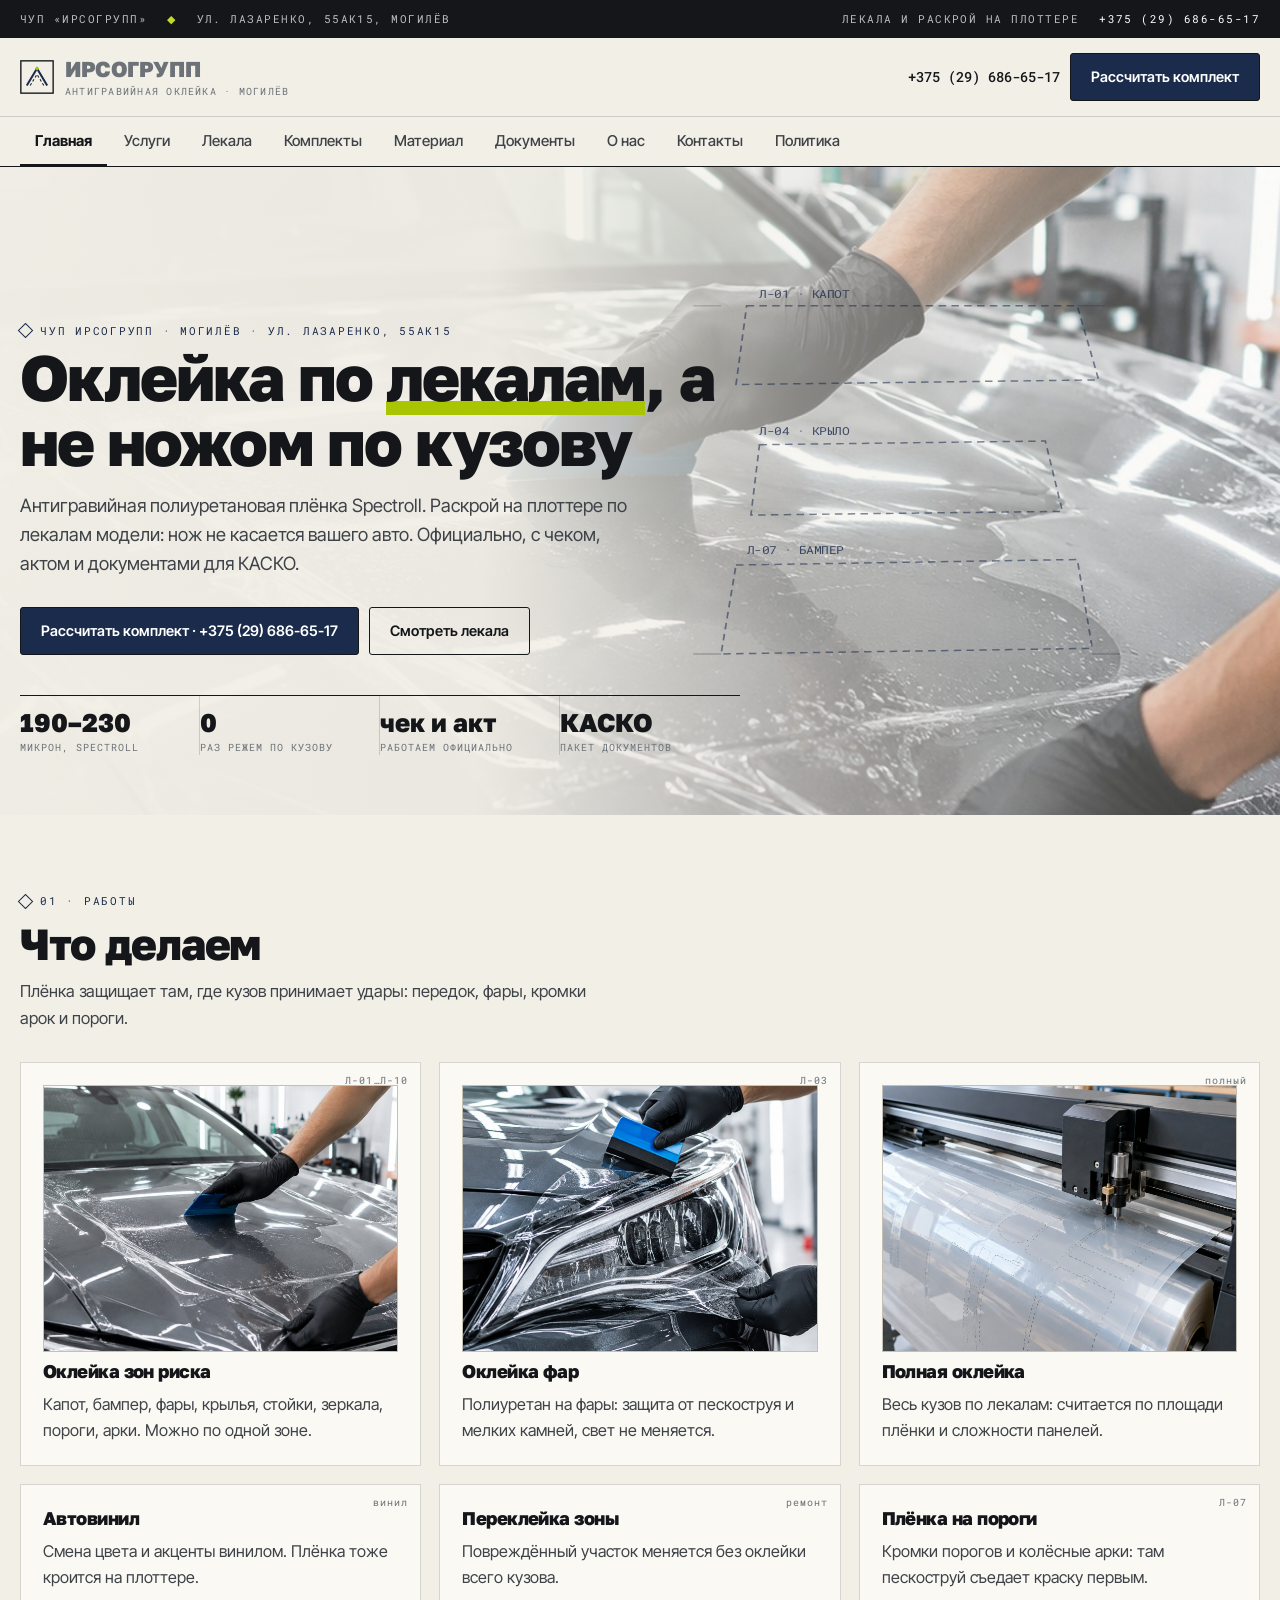
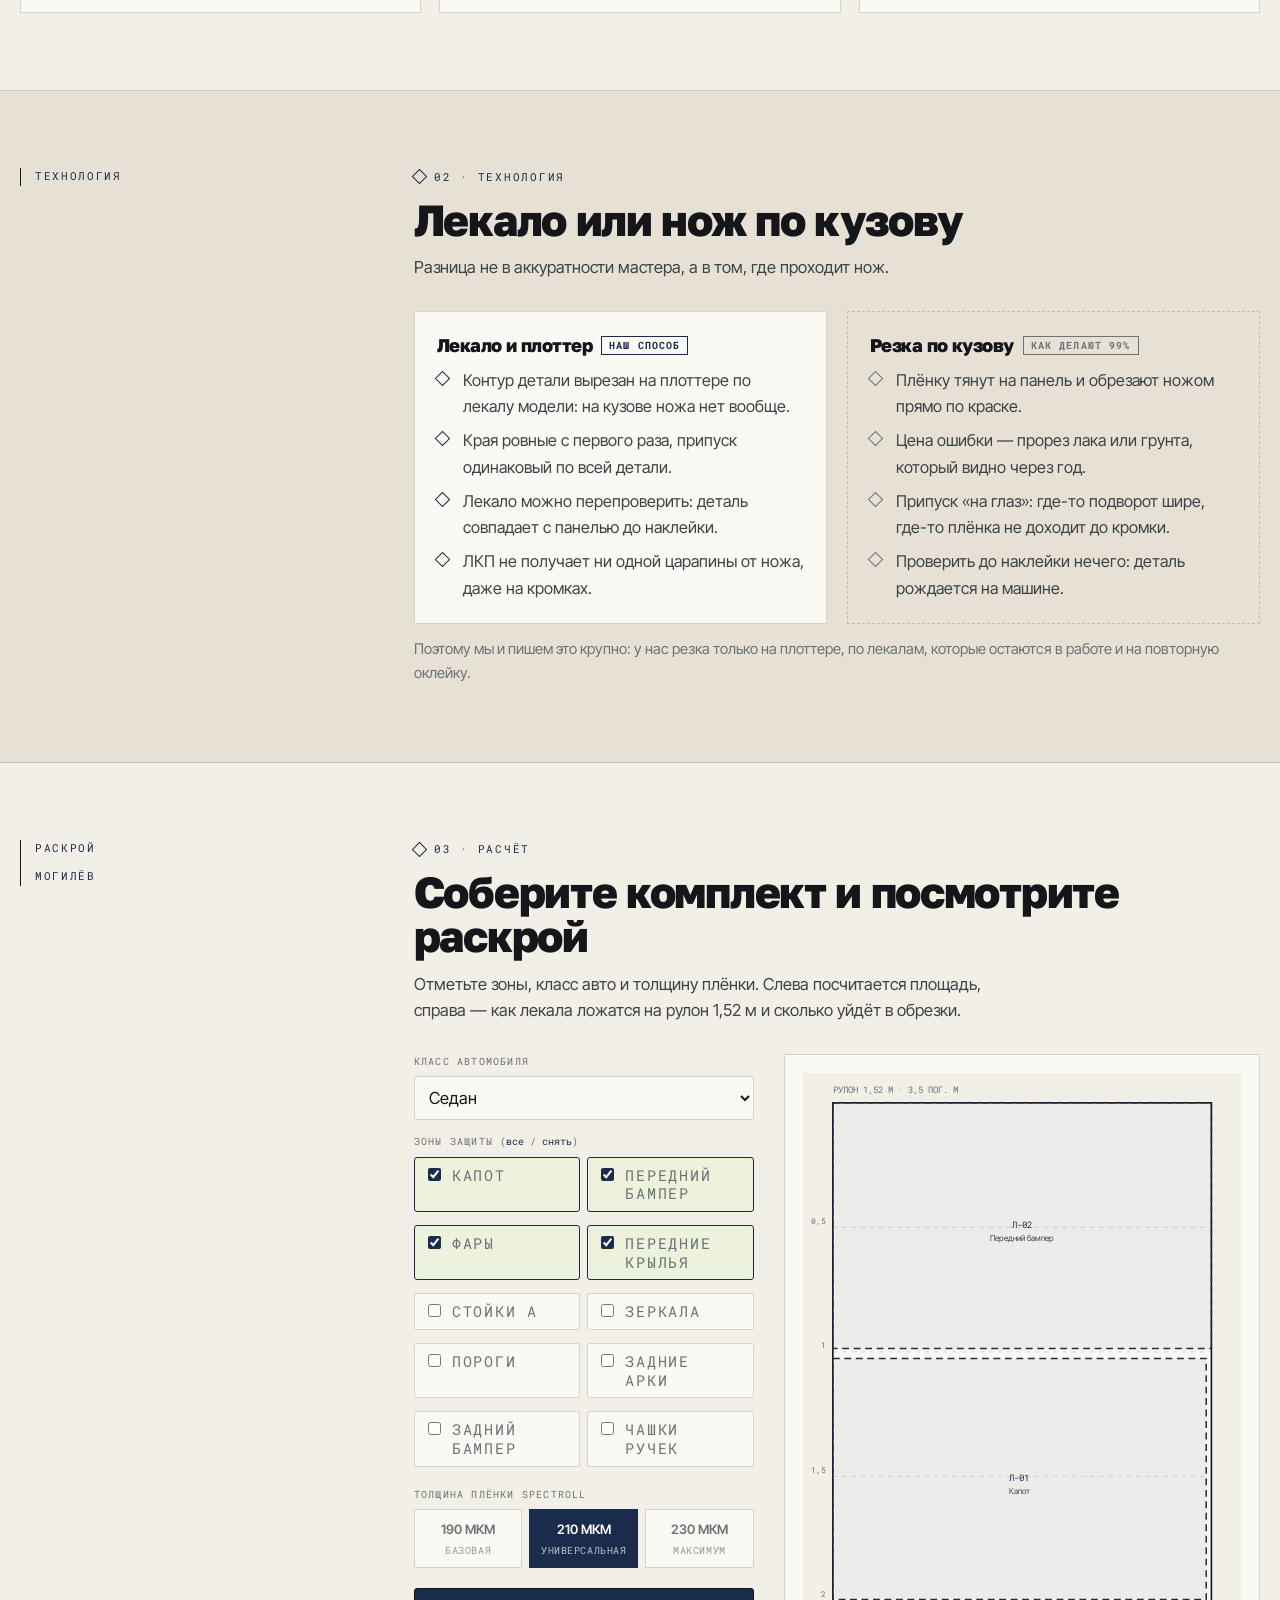
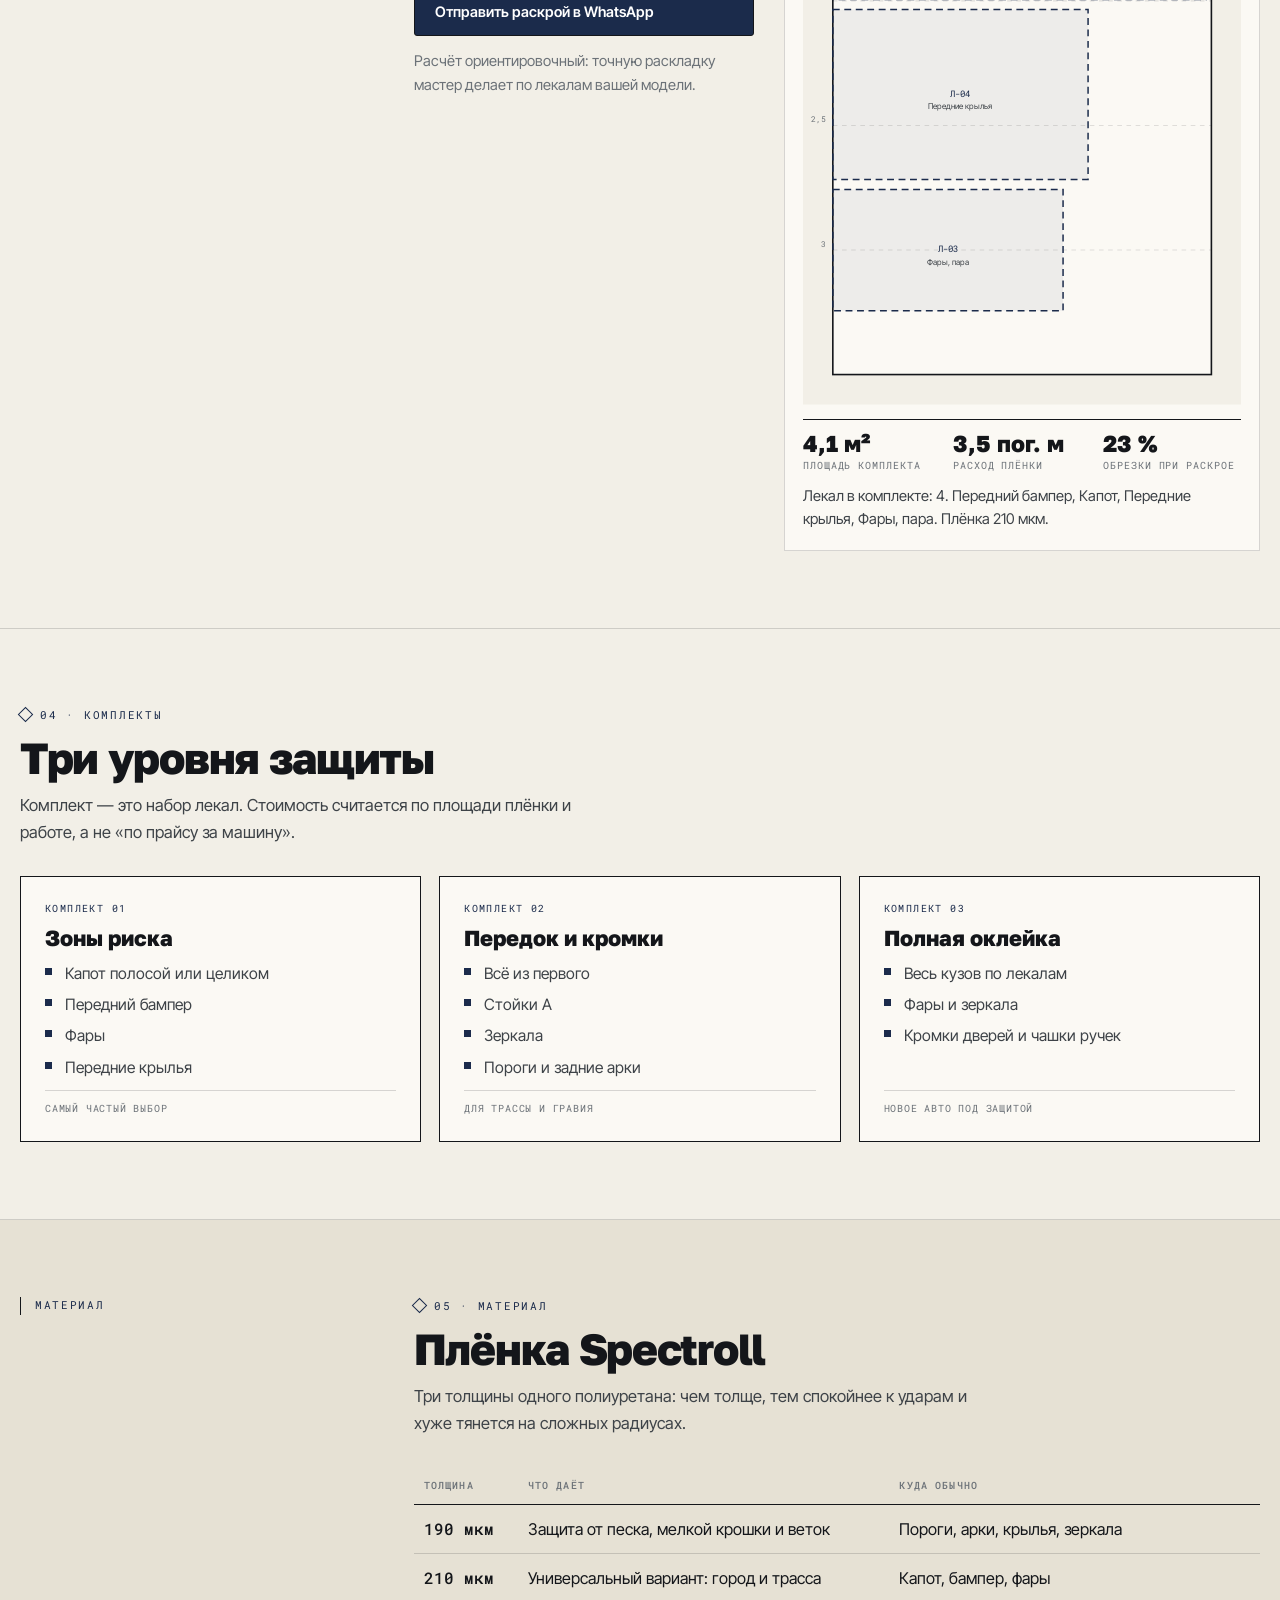
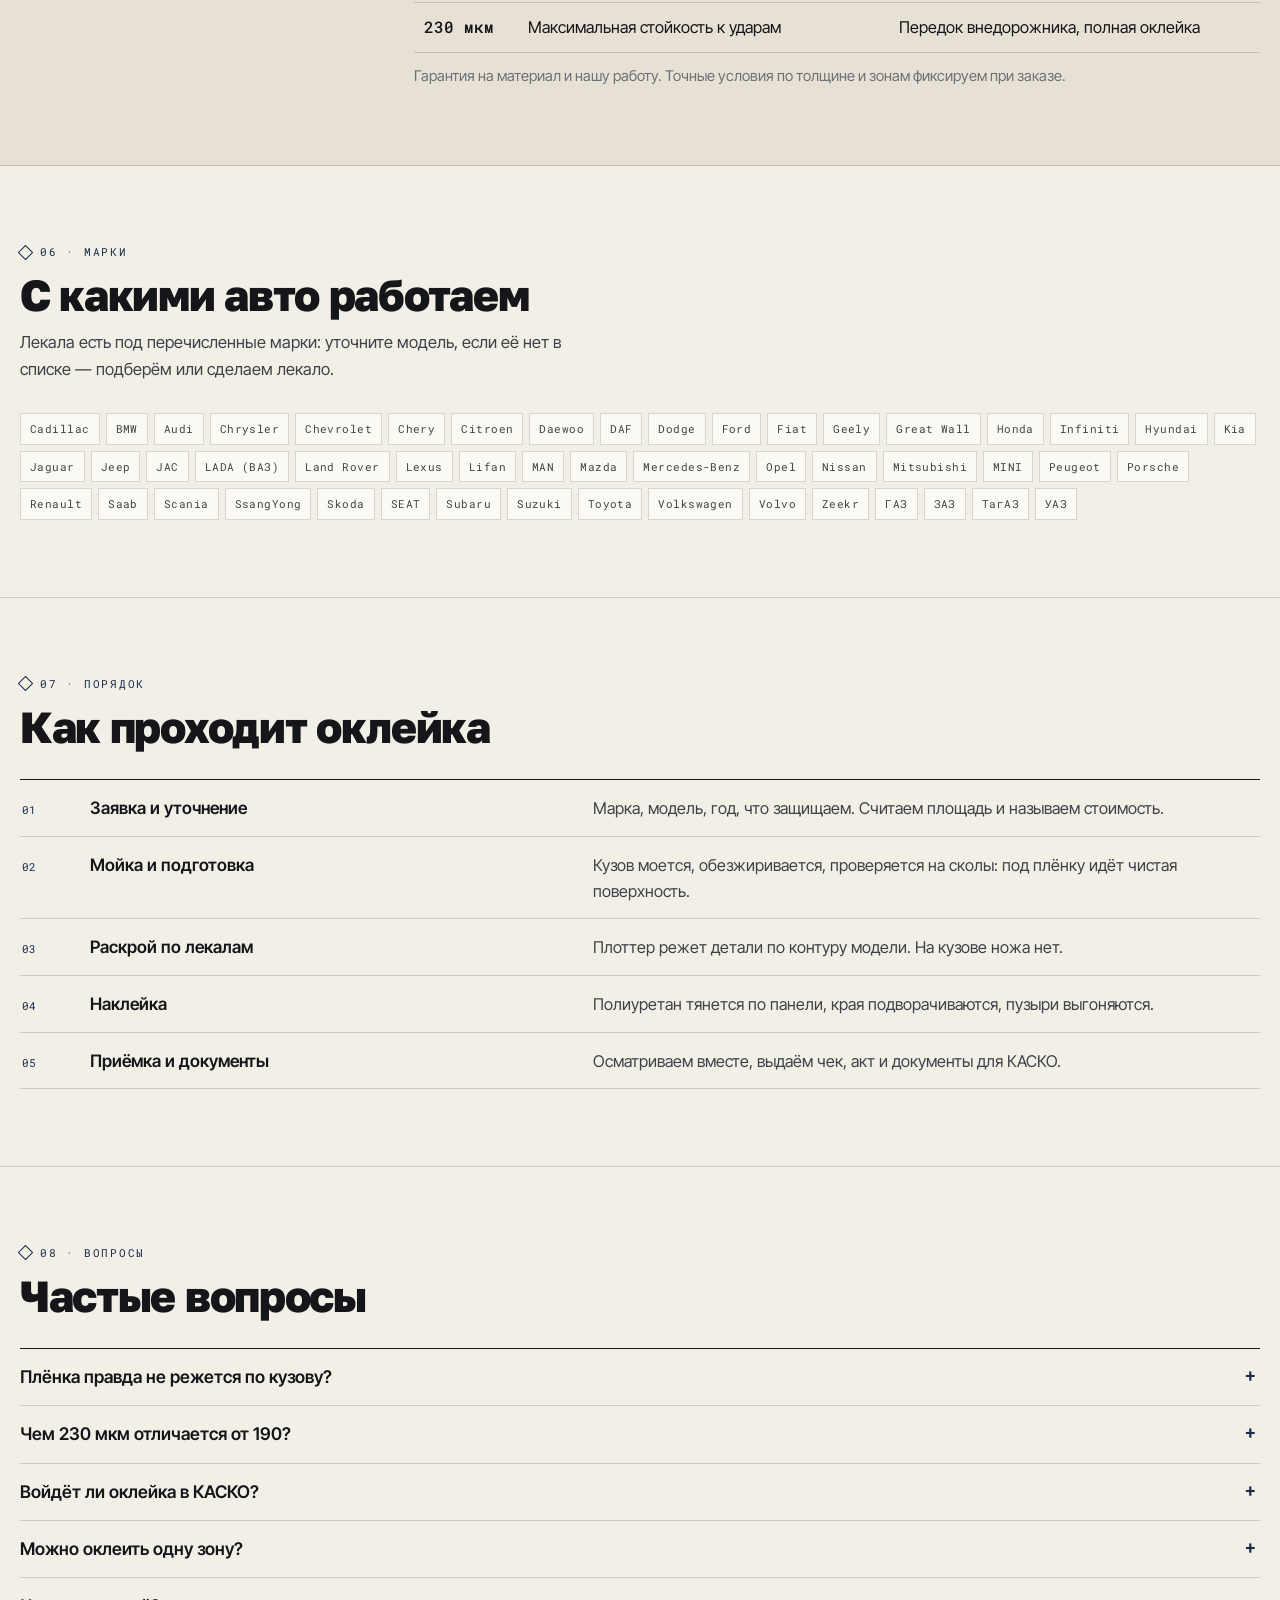
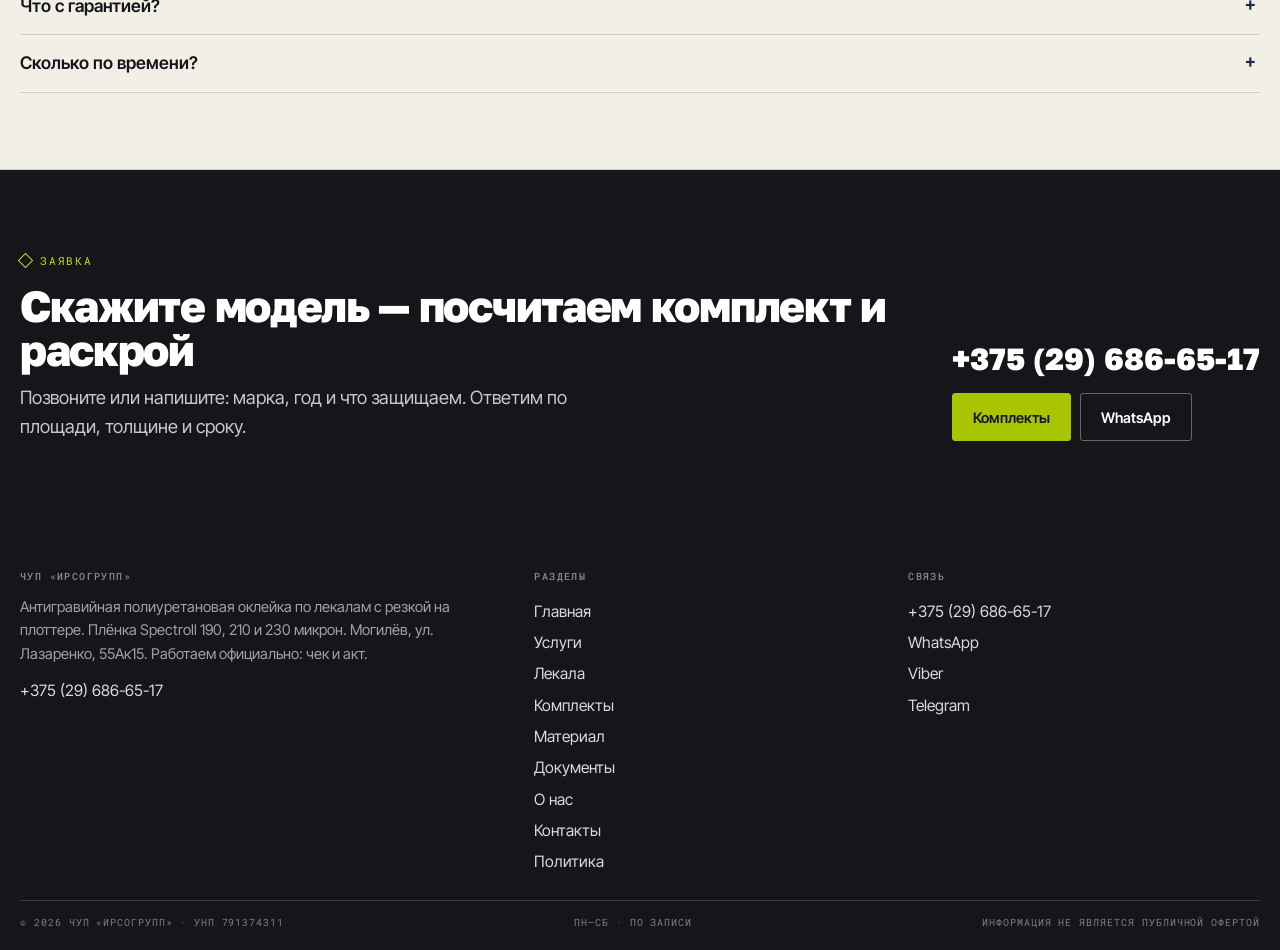
<file: index.html>
<!doctype html><html lang="ru"><head><meta charset="utf-8"><meta name="viewport" content="width=device-width, initial-scale=1"><title>Антигравийная оклейка по лекалам в Могилёв — ЧУП ИрсоГрупп</title><meta name="description" content="Оклейка авто антигравийной полиуретановой плёнкой Spectroll 190, 210, 230 микрон в Могилёв. Резка на плоттере по лекалам, без ножа на кузове. Чек, акт, документы для КАСКО. +375 (29) 686-65-17"><meta property="og:type" content="website"><meta property="og:title" content="Антигравийная оклейка по лекалам в Могилёв — ЧУП ИрсоГрупп"><meta property="og:description" content="Оклейка авто антигравийной полиуретановой плёнкой Spectroll 190, 210, 230 микрон в Могилёв. Резка на плоттере по лекалам, без ножа на кузове. Чек, акт, документы для КАСКО. +375 (29) 686-65-17"><meta property="og:locale" content="ru_BY"><style>
:root{--paper:#F2EFE7;--paper2:#E6E1D4;--card:#FBF9F4;--ink:#14161A;--ink2:#3E4348;--muted:#6C7278;
--line:#14161A;--hair:rgba(20,22,26,.16);--navy:#1B2B4B;--navy2:#2A4272;--lime:#A9C400;--lime2:#C4DC1E;
--f-d:'Golos Text',system-ui,sans-serif;--f-t:'Inter Tight',system-ui,sans-serif;--f-m:'Roboto Mono',monospace}
*{box-sizing:border-box}
html{-webkit-text-size-adjust:100%;font-size:18px;overflow-x:clip;background:var(--paper)}
body{margin:0;background:var(--paper);color:var(--ink);font-family:var(--f-t);font-size:16.5px;line-height:1.62;
-webkit-font-smoothing:antialiased;overflow-x:hidden}
img{max-width:100%;display:block}a{color:inherit;text-decoration:none}p{margin:0}
h1,h2,h3{font-family:var(--f-d);font-weight:800;margin:0;letter-spacing:-.03em;line-height:1.02;overflow-wrap:break-word}
h1{font-size:clamp(2.2rem,5vw,4.1rem)}h2{font-size:clamp(1.8rem,3.4vw,3rem)}h3{font-size:clamp(1.02rem,1.4vw,1.18rem);line-height:1.25}
.wrap{width:min(1240px,100% - 40px);margin-inline:auto}
.mono{font-family:var(--f-m);font-size:11px;letter-spacing:.16em;text-transform:uppercase;color:var(--muted)}
.topbar{background:var(--ink);color:rgba(255,255,255,.72);font-family:var(--f-m);font-size:10.5px;letter-spacing:.14em;text-transform:uppercase}
.hdr{position:sticky;top:0;z-index:60;background:var(--paper);border-bottom:1px solid var(--line)}
.logo b{font-family:var(--f-d);font-weight:800;font-size:1.2rem;letter-spacing:-.02em}
.btn{display:inline-flex;align-items:center;gap:8px;min-height:48px;padding:0 20px;border:1px solid var(--line);
background:var(--navy);color:#fff;font-weight:600;font-size:14.5px;border-radius:3px;cursor:pointer}
.btn--line{background:transparent;color:var(--ink)}
.hero{position:relative;min-height:clamp(520px,72vh,700px);overflow:hidden;display:flex;align-items:flex-end;background:#DED9CC}
.hero::after{content:"";position:absolute;inset:0;background:linear-gradient(92deg,rgba(242,239,231,.98) 0%,rgba(242,239,231,.95) 38%,rgba(242,239,231,.55) 62%,rgba(242,239,231,.18) 100%)}
.hero__in{position:relative;z-index:3;padding-block:clamp(30px,5vw,60px);width:100%}
.hero h1{max-width:17ch}
@media (max-width:900px){.topbar{display:none}.hero::after{background:linear-gradient(180deg,rgba(242,239,231,.97) 0%,rgba(242,239,231,.92) 55%,rgba(242,239,231,.55) 100%)}}
</style><link rel="stylesheet" href="assets/css/site.v1.css"><link rel="icon" href="assets/img/favicon.svg" type="image/svg+xml"><link rel="preconnect" href="https://fonts.googleapis.com"><link rel="preconnect" href="https://fonts.gstatic.com" crossorigin><link href="https://fonts.googleapis.com/css2?family=Golos+Text:wght@400;500;600;700;800&family=Inter+Tight:wght@400;500;600&family=Roboto+Mono:wght@400;500&display=swap" rel="stylesheet"></head><body><div class="topbar"><div class="wrap topbar__in"><span>ЧУП «ИрсоГрупп»</span><span class="dot">◆</span><span>ул. Лазаренко, 55Ак15, Могилёв</span><span class="topbar__sp"></span><span>Лекала и раскрой на плоттере</span><a href="tel:+375296866517">+375 (29) 686-65-17</a></div></div><header class="hdr"><div class="wrap hdr__in"><a class="logo" href="index.html"><svg class="logo__m" viewBox="0 0 40 40" aria-hidden="true"><rect x="1" y="1" width="38" height="38" fill="none" stroke="#14161A" stroke-width="1.6"/><path d="M8 30 L20 10 L32 30" fill="none" stroke="#1B2B4B" stroke-width="2.4"/><path d="M12 30 L20 17 L28 30" fill="none" stroke="#14161A" stroke-width="1.2" stroke-dasharray="3 2.5"/><circle cx="20" cy="10" r="2" fill="#A9C400"/></svg><span><b>ИрсоГрупп</b><span>антигравийная оклейка · Могилёв</span></span></a><span class="hdr__sp"></span><div class="hdr__act"><a class="hdr__tel" href="tel:+375296866517">+375 (29) 686-65-17</a><a class="btn" href="kontakty.html#zayavka">Рассчитать комплект</a><button class="burger" id="burger" aria-label="Меню" aria-expanded="false"><span></span><span></span><span></span></button></div></div><div class="strip"><div class="wrap"><nav class="strip__in" aria-label="Страницы сайта"><a href="index.html" aria-current="page">Главная</a><a href="uslugi.html">Услуги</a><a href="lecala.html">Лекала</a><a href="komplekty.html">Комплекты</a><a href="material.html">Материал</a><a href="kasko.html">Документы</a><a href="o-kompanii.html">О нас</a><a href="kontakty.html">Контакты</a><a href="politika.html">Политика</a></nav></div></div></header><main><section class="hero"><div class="hero__bg"><img src="assets/img/hero.jpg" alt="ЧУП «ИрсоГрупп»: антигравийная оклейка автомобиля, Могилёв"></div><div class="hero__pat"><svg viewBox="0 0 1200 700" preserveAspectRatio="none" aria-hidden="true"><g stroke="#1B2B4B" stroke-width="1.6" stroke-dasharray="7 5" fill="none" opacity=".55"><path d="M700 150 L1010 150 L1030 230 L690 235 Z"/><path d="M712 300 L980 296 L996 372 L704 376 Z"/><path d="M690 430 L1010 424 L1024 520 L676 526 Z"/></g><g font-family="Roboto Mono, monospace" font-size="12" fill="#1B2B4B" opacity=".8"><text x="712" y="142">Л-01 · КАПОТ</text><text x="712" y="290">Л-04 · КРЫЛО</text><text x="700" y="418">Л-07 · БАМПЕР</text></g><g stroke="#14161A" stroke-width="1" opacity=".35"><path d="M676 150 h-26 M676 526 h-26 M1010 150 h26 M1024 526 h26"/></g></svg></div><div class="hero__in"><div class="wrap"><span class="kick">ЧУП ИрсоГрупп · Могилёв · ул. Лазаренко, 55Ак15</span><h1>Оклейка по <em>лекалам</em>, а не ножом по кузову</h1><p class="lead hero__lead">Антигравийная полиуретановая плёнка Spectroll. Раскрой на плоттере по лекалам модели: нож не касается вашего авто. Официально, с чеком, актом и документами для КАСКО.</p><div class="hero__cta"><a class="btn" href="tel:+375296866517">Рассчитать комплект · +375 (29) 686-65-17</a><a class="btn btn--line" href="lecala.html">Смотреть лекала</a></div><div class="hero__figs"><div><b>190–230</b><span>микрон, Spectroll</span></div><div><b>0</b><span>раз режем по кузову</span></div><div><b>чек и акт</b><span>работаем официально</span></div><div><b>КАСКО</b><span>пакет документов</span></div></div></div></div></section><section class="band "><div class="wrap"><div><div class="sect__head"><span class="kick">01 · работы</span><h2>Что делаем</h2><p>Плёнка защищает там, где кузов принимает удары: передок, фары, кромки арок и пороги.</p></div><div class="cards "><div class="card"><div class="im"><img src="assets/img/hero.jpg" alt="Оклейка зон риска"></div><span class="card__code">Л-01…Л-10</span><h3>Оклейка зон риска</h3><p>Капот, бампер, фары, крылья, стойки, зеркала, пороги, арки. Можно по одной зоне.</p></div><div class="card"><div class="im"><img src="assets/img/fary.jpg" alt="Оклейка фар"></div><span class="card__code">Л-03</span><h3>Оклейка фар</h3><p>Полиуретан на фары: защита от пескоструя и мелких камней, свет не меняется.</p></div><div class="card"><div class="im"><img src="assets/img/plotter.jpg" alt="Полная оклейка"></div><span class="card__code">полный</span><h3>Полная оклейка</h3><p>Весь кузов по лекалам: считается по площади плёнки и сложности панелей.</p></div><div class="card"><span class="card__code">винил</span><h3>Автовинил</h3><p>Смена цвета и акценты винилом. Плёнка тоже кроится на плоттере.</p></div><div class="card"><span class="card__code">ремонт</span><h3>Переклейка зоны</h3><p>Повреждённый участок меняется без оклейки всего кузова.</p></div><div class="card"><span class="card__code">Л-07</span><h3>Плёнка на пороги</h3><p>Кромки порогов и колёсные арки: там пескоструй съедает краску первым.</p></div></div></div></div></section><section class="band band--alt"><div class="wrap"><div class="sect"><div class="sect__side"><span class="mono">ТЕХНОЛОГИЯ</span></div><div><div class="sect__head"><span class="kick">02 · технология</span><h2>Лекало или нож по кузову</h2><p>Разница не в аккуратности мастера, а в том, где проходит нож.</p></div><div class="vs"><div class="vs__col vs__col--good"><h3>Лекало и плоттер <span class="vs__tag">наш способ</span></h3><ul><li>Контур детали вырезан на плоттере по лекалу модели: на кузове ножа нет вообще.</li><li>Края ровные с первого раза, припуск одинаковый по всей детали.</li><li>Лекало можно перепроверить: деталь совпадает с панелью до наклейки.</li><li>ЛКП не получает ни одной царапины от ножа, даже на кромках.</li></ul></div><div class="vs__col vs__col--bad"><h3>Резка по кузову <span class="vs__tag">как делают 99%</span></h3><ul><li>Плёнку тянут на панель и обрезают ножом прямо по краске.</li><li>Цена ошибки — прорез лака или грунта, который видно через год.</li><li>Припуск «на глаз»: где-то подворот шире, где-то плёнка не доходит до кромки.</li><li>Проверить до наклейки нечего: деталь рождается на машине.</li></ul></div></div><p class="note" style="margin-top:14px">Поэтому мы и пишем это крупно: у нас резка только на плоттере, по лекалам, которые остаются в работе и на повторную оклейку.</p></div></div></div></section><section class="band" id="cut"><div class="wrap"><div class="sect"><div class="sect__side"><span class="mono">РАСКРОЙ</span><span class="mono">Могилёв</span></div><div><div class="sect__head"><span class="kick">03 · расчёт</span><h2>Соберите комплект и посмотрите раскрой</h2><p>Отметьте зоны, класс авто и толщину плёнки. Слева посчитается площадь, справа — как лекала ложатся на рулон 1,52 м и сколько уйдёт в обрезки.</p></div><div class="cut"><div class="cut__form"><div class="field"><label for="vclass">Класс автомобиля</label><select id="vclass"><option value="sedan">Седан</option><option value="hetch">Хэтчбек</option><option value="crossover">Кроссовер</option><option value="suv">Внедорожник</option><option value="coupe">Купе</option><option value="minivan">Минивэн</option></select></div><div class="field"><label>Зоны защиты <span style="text-transform:none;letter-spacing:0">(<a href="#" id="zAll" style="color:#1B2B4B">все</a> / <a href="#" id="zNone" style="color:#1B2B4B">снять</a>)</span></label><div class="zones"><label><input type="checkbox" name="zone" value="kapot" checked><span>Капот</span></label><label><input type="checkbox" name="zone" value="bamper" checked><span>Передний бампер</span></label><label><input type="checkbox" name="zone" value="fary" checked><span>Фары</span></label><label><input type="checkbox" name="zone" value="krylo" checked><span>Передние крылья</span></label><label><input type="checkbox" name="zone" value="stoyki"><span>Стойки A</span></label><label><input type="checkbox" name="zone" value="zerkala"><span>Зеркала</span></label><label><input type="checkbox" name="zone" value="porogi"><span>Пороги</span></label><label><input type="checkbox" name="zone" value="arki"><span>Задние арки</span></label><label><input type="checkbox" name="zone" value="zad"><span>Задний бампер</span></label><label><input type="checkbox" name="zone" value="ruchki"><span>Чашки ручек</span></label></div></div><div class="field"><label>Толщина плёнки Spectroll</label><div class="micron"><label><input type="radio" name="micron" value="190"><b>190 мкм</b><small>базовая</small></label><label><input type="radio" name="micron" value="210" checked><b>210 мкм</b><small>универсальная</small></label><label><input type="radio" name="micron" value="230"><b>230 мкм</b><small>максимум</small></label></div></div><a class="btn" id="cutBtn" href="https://wa.me/375296866517">Отправить раскрой в WhatsApp</a><p class="note">Расчёт ориентировочный: точную раскладку мастер делает по лекалам вашей модели.</p></div><div class="cut__view"><div id="cutSheet"></div><div class="cut__sum" id="cutSum"></div><p class="cut__msg" id="cutMsg"></p></div></div></div></div></div></section><section class="band "><div class="wrap"><div><div class="sect__head"><span class="kick">04 · комплекты</span><h2>Три уровня защиты</h2><p>Комплект — это набор лекал. Стоимость считается по площади плёнки и работе, а не «по прайсу за машину».</p></div><div class="packs"><div class="pack"><span class="pack__n">комплект 01</span><b>Зоны риска</b><ul><li>Капот полосой или целиком</li><li>Передний бампер</li><li>Фары</li><li>Передние крылья</li></ul><div class="pack__foot">самый частый выбор</div></div><div class="pack"><span class="pack__n">комплект 02</span><b>Передок и кромки</b><ul><li>Всё из первого</li><li>Стойки A</li><li>Зеркала</li><li>Пороги и задние арки</li></ul><div class="pack__foot">для трассы и гравия</div></div><div class="pack"><span class="pack__n">комплект 03</span><b>Полная оклейка</b><ul><li>Весь кузов по лекалам</li><li>Фары и зеркала</li><li>Кромки дверей и чашки ручек</li></ul><div class="pack__foot">новое авто под защитой</div></div></div></div></div></section><section class="band band--alt"><div class="wrap"><div class="sect"><div class="sect__side"><span class="mono">МАТЕРИАЛ</span></div><div><div class="sect__head"><span class="kick">05 · материал</span><h2>Плёнка Spectroll</h2><p>Три толщины одного полиуретана: чем толще, тем спокойнее к ударам и хуже тянется на сложных радиусах.</p></div><table class="spec"><thead><tr><th>Толщина</th><th>Что даёт</th><th>Куда обычно</th></tr></thead><tbody><tr><td><b>190 мкм</b></td><td>Защита от песка, мелкой крошки и веток</td><td>Пороги, арки, крылья, зеркала</td></tr><tr><td><b>210 мкм</b></td><td>Универсальный вариант: город и трасса</td><td>Капот, бампер, фары</td></tr><tr><td><b>230 мкм</b></td><td>Максимальная стойкость к ударам</td><td>Передок внедорожника, полная оклейка</td></tr></tbody></table><p class="note" style="margin-top:12px">Гарантия на материал и нашу работу. Точные условия по толщине и зонам фиксируем при заказе.</p></div></div></div></section><section class="band "><div class="wrap"><div><div class="sect__head"><span class="kick">06 · марки</span><h2>С какими авто работаем</h2><p>Лекала есть под перечисленные марки: уточните модель, если её нет в списке — подберём или сделаем лекало.</p></div><div class="brands"><span>Cadillac</span><span>BMW</span><span>Audi</span><span>Chrysler</span><span>Chevrolet</span><span>Chery</span><span>Citroen</span><span>Daewoo</span><span>DAF</span><span>Dodge</span><span>Ford</span><span>Fiat</span><span>Geely</span><span>Great Wall</span><span>Honda</span><span>Infiniti</span><span>Hyundai</span><span>Kia</span><span>Jaguar</span><span>Jeep</span><span>JAC</span><span>LADA (ВАЗ)</span><span>Land Rover</span><span>Lexus</span><span>Lifan</span><span>MAN</span><span>Mazda</span><span>Mercedes-Benz</span><span>Opel</span><span>Nissan</span><span>Mitsubishi</span><span>MINI</span><span>Peugeot</span><span>Porsche</span><span>Renault</span><span>Saab</span><span>Scania</span><span>SsangYong</span><span>Skoda</span><span>SEAT</span><span>Subaru</span><span>Suzuki</span><span>Toyota</span><span>Volkswagen</span><span>Volvo</span><span>Zeekr</span><span>ГАЗ</span><span>ЗАЗ</span><span>ТагАЗ</span><span>УАЗ</span></div></div></div></section><section class="band "><div class="wrap"><div><div class="sect__head"><span class="kick">07 · порядок</span><h2>Как проходит оклейка</h2></div><div class="steps"><div class="step"><i>01</i><b>Заявка и уточнение</b><span>Марка, модель, год, что защищаем. Считаем площадь и называем стоимость.</span></div><div class="step"><i>02</i><b>Мойка и подготовка</b><span>Кузов моется, обезжиривается, проверяется на сколы: под плёнку идёт чистая поверхность.</span></div><div class="step"><i>03</i><b>Раскрой по лекалам</b><span>Плоттер режет детали по контуру модели. На кузове ножа нет.</span></div><div class="step"><i>04</i><b>Наклейка</b><span>Полиуретан тянется по панели, края подворачиваются, пузыри выгоняются.</span></div><div class="step"><i>05</i><b>Приёмка и документы</b><span>Осматриваем вместе, выдаём чек, акт и документы для КАСКО.</span></div></div></div></div></section><section class="band "><div class="wrap"><div><div class="sect__head"><span class="kick">08 · вопросы</span><h2>Частые вопросы</h2></div><div class="faq"><details><summary>Плёнка правда не режется по кузову?</summary><p>Да. Деталь выходит с плоттера по лекалу модели, мастер только переносит и подворачивает её на панели.</p></details><details><summary>Чем 230 мкм отличается от 190?</summary><p>Толщиной полиуретана. 230 лучше держит удары, 190 легче ложится на сложные радиусы и дешевле.</p></details><details><summary>Войдёт ли оклейка в КАСКО?</summary><p>Для включения в КАСКО нужен пакет документов. Мы работаем официально и выдаём чек, акт и документы на материал.</p></details><details><summary>Можно оклеить одну зону?</summary><p>Да, считается по площади плёнки этой зоны. Часто начинают с капота и фар, потом добавляют кромки.</p></details><details><summary>Что с гарантией?</summary><p>Гарантия на материал и на нашу работу. Условия фиксируем при заказе, зависят от толщины и зон.</p></details><details><summary>Сколько по времени?</summary><p>Зависит от комплекта: зоны риска — быстрее, полная оклейка кузова — несколько дней. Точный срок скажем после уточнения модели.</p></details></div></div></div></section><section class="band band--ink"><div class="wrap"><div class="cta"><div><span class="kick">заявка</span><h2 style="margin-top:10px">Скажите модель — посчитаем комплект и раскрой</h2><p class="lead" style="margin-top:10px">Позвоните или напишите: марка, год и что защищаем. Ответим по площади, толщине и сроку.</p></div><div><a class="cta__tel" href="tel:+375296866517">+375 (29) 686-65-17</a><div class="cta__b"><a class="btn" href="komplekty.html">Комплекты</a><a class="btn btn--line" href="https://wa.me/375296866517">WhatsApp</a></div></div></div></div></section></main><footer class="foot"><div class="wrap"><div class="foot__in"><div><h4>ЧУП «ИрсоГрупп»</h4><p>Антигравийная полиуретановая оклейка по лекалам с резкой на плоттере. Плёнка Spectroll 190, 210 и 230 микрон. Могилёв, ул. Лазаренко, 55Ак15. Работаем официально: чек и акт.</p><p style="margin-top:8px"><a href="tel:+375296866517">+375 (29) 686-65-17</a></p></div><div><h4>Разделы</h4><a href="index.html">Главная</a><a href="uslugi.html">Услуги</a><a href="lecala.html">Лекала</a><a href="komplekty.html">Комплекты</a><a href="material.html">Материал</a><a href="kasko.html">Документы</a><a href="o-kompanii.html">О нас</a><a href="kontakty.html">Контакты</a><a href="politika.html">Политика</a></div><div><h4>Связь</h4><a href="tel:+375296866517">+375 (29) 686-65-17</a><a href="https://wa.me/375296866517">WhatsApp</a><a href="viber://chat?number=%2B375296866517">Viber</a><a href="https://t.me/+375296866517">Telegram</a></div></div><div class="foot__low"><span>© 2026 ЧУП «ИрсоГрупп» · УНП 791374311</span><span>Пн–Сб · по записи</span><span>Информация не является публичной офертой</span></div></div></footer><div class="fbar"><a href="tel:+375296866517">Позвонить</a><a href="https://wa.me/375296866517">WhatsApp</a><a href="viber://chat?number=%2B375296866517">Viber</a><a href="https://t.me/+375296866517">Telegram</a></div><div class="drawer" id="drawer" aria-hidden="true" role="dialog" aria-label="Меню"><div class="drawer__top"><span class="mono">Меню</span><button class="drawer__close" id="drawerClose" aria-label="Закрыть">✕</button></div><nav><a href="index.html" aria-current="page">Главная</a><a href="uslugi.html">Услуги</a><a href="lecala.html">Лекала</a><a href="komplekty.html">Комплекты</a><a href="material.html">Материал</a><a href="kasko.html">Документы</a><a href="o-kompanii.html">О нас</a><a href="kontakty.html">Контакты</a><a href="politika.html">Политика</a><a href="politika.html">Политика</a></nav><div class="drawer__foot"><a class="btn btn--lime" href="tel:+375296866517">+375 (29) 686-65-17</a><a class="btn btn--line" href="https://wa.me/375296866517">WhatsApp</a></div></div><script src="assets/js/main.v1.js"></script></body></html>
</file>
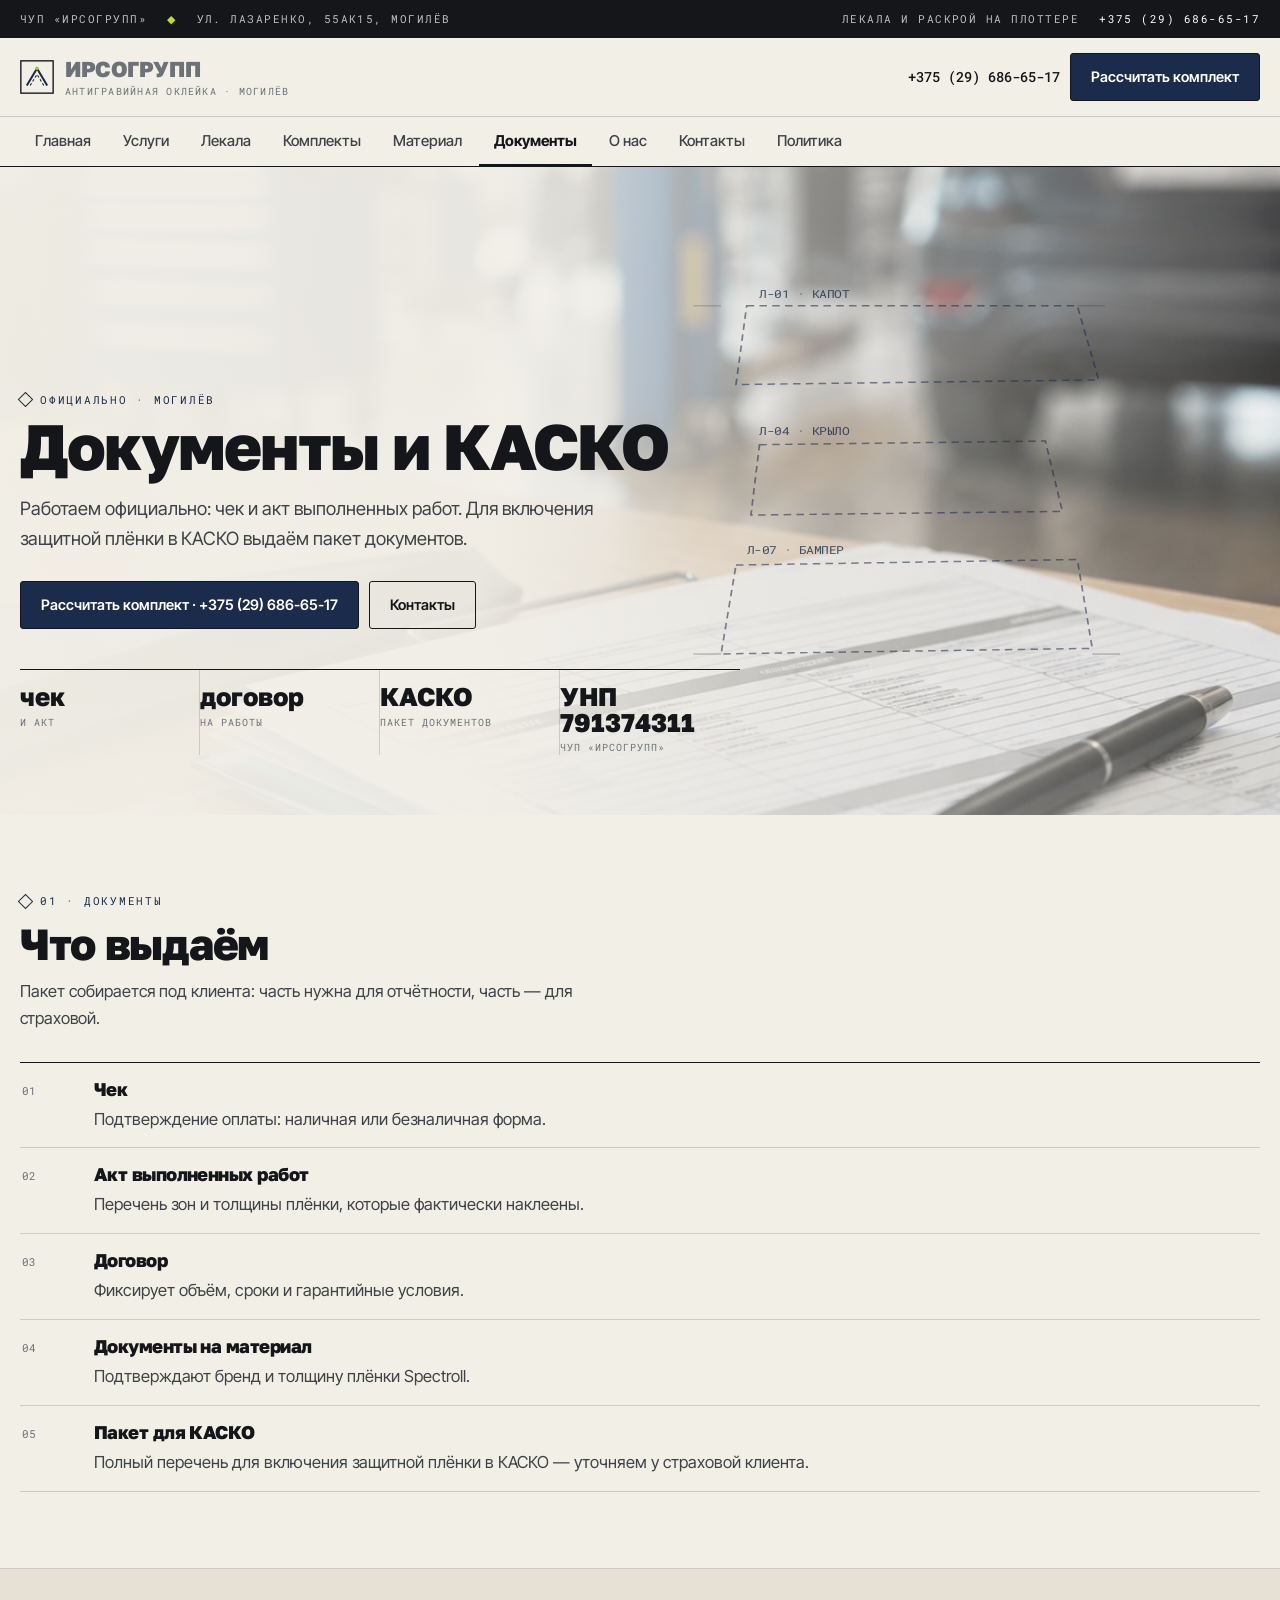
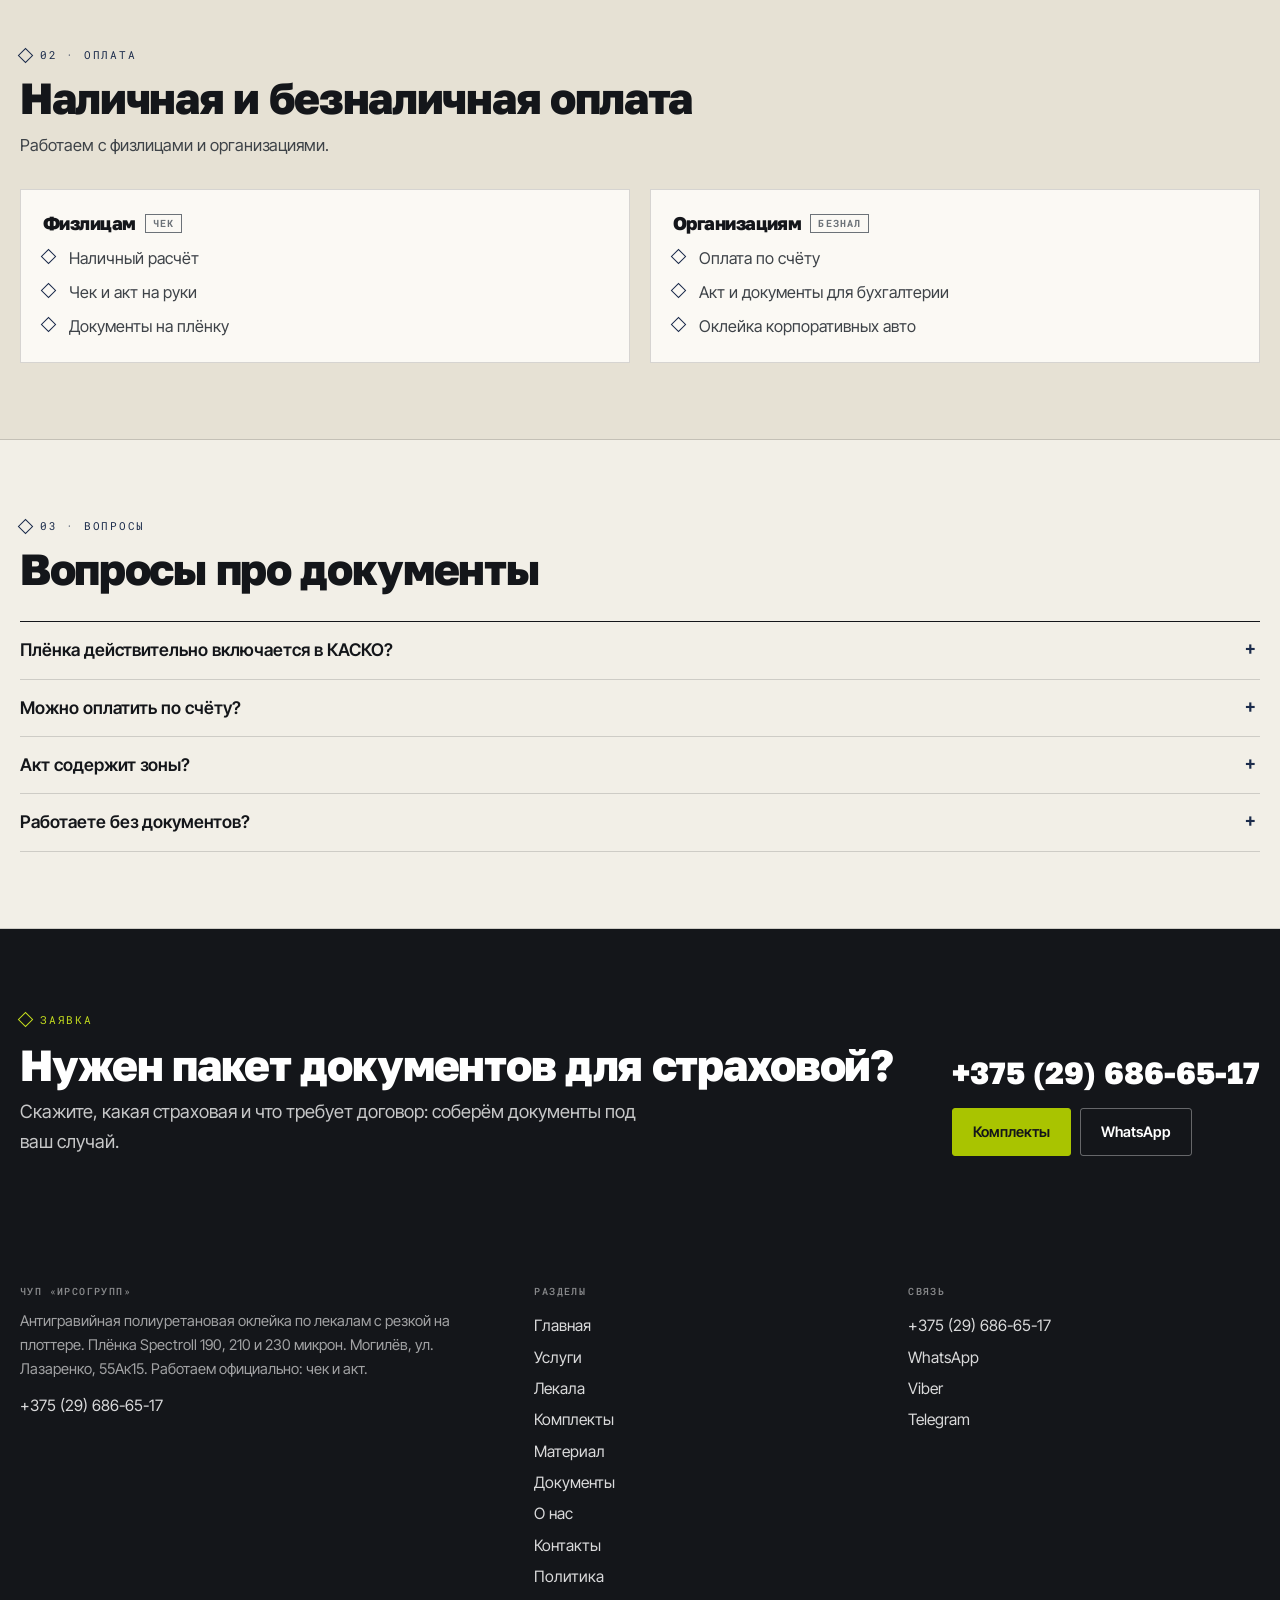
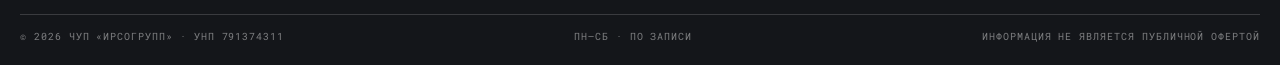
<file: kasko.html>
<!doctype html><html lang="ru"><head><meta charset="utf-8"><meta name="viewport" content="width=device-width, initial-scale=1"><title>Документы, чек и акт, включение плёнки в КАСКО — Могилёв</title><meta name="description" content="Официальное оформление антигравийной оклейки: чек, акт выполненных работ, договор, документы на плёнку Spectroll, пакет для КАСКО. +375 (29) 686-65-17"><meta property="og:type" content="website"><meta property="og:title" content="Документы, чек и акт, включение плёнки в КАСКО — Могилёв"><meta property="og:description" content="Официальное оформление антигравийной оклейки: чек, акт выполненных работ, договор, документы на плёнку Spectroll, пакет для КАСКО. +375 (29) 686-65-17"><meta property="og:locale" content="ru_BY"><style>
:root{--paper:#F2EFE7;--paper2:#E6E1D4;--card:#FBF9F4;--ink:#14161A;--ink2:#3E4348;--muted:#6C7278;
--line:#14161A;--hair:rgba(20,22,26,.16);--navy:#1B2B4B;--navy2:#2A4272;--lime:#A9C400;--lime2:#C4DC1E;
--f-d:'Golos Text',system-ui,sans-serif;--f-t:'Inter Tight',system-ui,sans-serif;--f-m:'Roboto Mono',monospace}
*{box-sizing:border-box}
html{-webkit-text-size-adjust:100%;font-size:18px;overflow-x:clip;background:var(--paper)}
body{margin:0;background:var(--paper);color:var(--ink);font-family:var(--f-t);font-size:16.5px;line-height:1.62;
-webkit-font-smoothing:antialiased;overflow-x:hidden}
img{max-width:100%;display:block}a{color:inherit;text-decoration:none}p{margin:0}
h1,h2,h3{font-family:var(--f-d);font-weight:800;margin:0;letter-spacing:-.03em;line-height:1.02;overflow-wrap:break-word}
h1{font-size:clamp(2.2rem,5vw,4.1rem)}h2{font-size:clamp(1.8rem,3.4vw,3rem)}h3{font-size:clamp(1.02rem,1.4vw,1.18rem);line-height:1.25}
.wrap{width:min(1240px,100% - 40px);margin-inline:auto}
.mono{font-family:var(--f-m);font-size:11px;letter-spacing:.16em;text-transform:uppercase;color:var(--muted)}
.topbar{background:var(--ink);color:rgba(255,255,255,.72);font-family:var(--f-m);font-size:10.5px;letter-spacing:.14em;text-transform:uppercase}
.hdr{position:sticky;top:0;z-index:60;background:var(--paper);border-bottom:1px solid var(--line)}
.logo b{font-family:var(--f-d);font-weight:800;font-size:1.2rem;letter-spacing:-.02em}
.btn{display:inline-flex;align-items:center;gap:8px;min-height:48px;padding:0 20px;border:1px solid var(--line);
background:var(--navy);color:#fff;font-weight:600;font-size:14.5px;border-radius:3px;cursor:pointer}
.btn--line{background:transparent;color:var(--ink)}
.hero{position:relative;min-height:clamp(520px,72vh,700px);overflow:hidden;display:flex;align-items:flex-end;background:#DED9CC}
.hero::after{content:"";position:absolute;inset:0;background:linear-gradient(92deg,rgba(242,239,231,.98) 0%,rgba(242,239,231,.95) 38%,rgba(242,239,231,.55) 62%,rgba(242,239,231,.18) 100%)}
.hero__in{position:relative;z-index:3;padding-block:clamp(30px,5vw,60px);width:100%}
.hero h1{max-width:17ch}
@media (max-width:900px){.topbar{display:none}.hero::after{background:linear-gradient(180deg,rgba(242,239,231,.97) 0%,rgba(242,239,231,.92) 55%,rgba(242,239,231,.55) 100%)}}
</style><link rel="stylesheet" href="assets/css/site.v1.css"><link rel="icon" href="assets/img/favicon.svg" type="image/svg+xml"><link rel="preconnect" href="https://fonts.googleapis.com"><link rel="preconnect" href="https://fonts.gstatic.com" crossorigin><link href="https://fonts.googleapis.com/css2?family=Golos+Text:wght@400;500;600;700;800&family=Inter+Tight:wght@400;500;600&family=Roboto+Mono:wght@400;500&display=swap" rel="stylesheet"></head><body><div class="topbar"><div class="wrap topbar__in"><span>ЧУП «ИрсоГрупп»</span><span class="dot">◆</span><span>ул. Лазаренко, 55Ак15, Могилёв</span><span class="topbar__sp"></span><span>Лекала и раскрой на плоттере</span><a href="tel:+375296866517">+375 (29) 686-65-17</a></div></div><header class="hdr"><div class="wrap hdr__in"><a class="logo" href="index.html"><svg class="logo__m" viewBox="0 0 40 40" aria-hidden="true"><rect x="1" y="1" width="38" height="38" fill="none" stroke="#14161A" stroke-width="1.6"/><path d="M8 30 L20 10 L32 30" fill="none" stroke="#1B2B4B" stroke-width="2.4"/><path d="M12 30 L20 17 L28 30" fill="none" stroke="#14161A" stroke-width="1.2" stroke-dasharray="3 2.5"/><circle cx="20" cy="10" r="2" fill="#A9C400"/></svg><span><b>ИрсоГрупп</b><span>антигравийная оклейка · Могилёв</span></span></a><span class="hdr__sp"></span><div class="hdr__act"><a class="hdr__tel" href="tel:+375296866517">+375 (29) 686-65-17</a><a class="btn" href="kontakty.html#zayavka">Рассчитать комплект</a><button class="burger" id="burger" aria-label="Меню" aria-expanded="false"><span></span><span></span><span></span></button></div></div><div class="strip"><div class="wrap"><nav class="strip__in" aria-label="Страницы сайта"><a href="index.html">Главная</a><a href="uslugi.html">Услуги</a><a href="lecala.html">Лекала</a><a href="komplekty.html">Комплекты</a><a href="material.html">Материал</a><a href="kasko.html" aria-current="page">Документы</a><a href="o-kompanii.html">О нас</a><a href="kontakty.html">Контакты</a><a href="politika.html">Политика</a></nav></div></div></header><main><section class="hero"><div class="hero__bg"><img src="assets/img/paper.jpg" alt="ЧУП «ИрсоГрупп»: антигравийная оклейка автомобиля, Могилёв"></div><div class="hero__pat"><svg viewBox="0 0 1200 700" preserveAspectRatio="none" aria-hidden="true"><g stroke="#1B2B4B" stroke-width="1.6" stroke-dasharray="7 5" fill="none" opacity=".55"><path d="M700 150 L1010 150 L1030 230 L690 235 Z"/><path d="M712 300 L980 296 L996 372 L704 376 Z"/><path d="M690 430 L1010 424 L1024 520 L676 526 Z"/></g><g font-family="Roboto Mono, monospace" font-size="12" fill="#1B2B4B" opacity=".8"><text x="712" y="142">Л-01 · КАПОТ</text><text x="712" y="290">Л-04 · КРЫЛО</text><text x="700" y="418">Л-07 · БАМПЕР</text></g><g stroke="#14161A" stroke-width="1" opacity=".35"><path d="M676 150 h-26 M676 526 h-26 M1010 150 h26 M1024 526 h26"/></g></svg></div><div class="hero__in"><div class="wrap"><span class="kick">Официально · Могилёв</span><h1>Документы и КАСКО</h1><p class="lead hero__lead">Работаем официально: чек и акт выполненных работ. Для включения защитной плёнки в КАСКО выдаём пакет документов.</p><div class="hero__cta"><a class="btn" href="tel:+375296866517">Рассчитать комплект · +375 (29) 686-65-17</a><a class="btn btn--line" href="kontakty.html">Контакты</a></div><div class="hero__figs"><div><b>чек</b><span>и акт</span></div><div><b>договор</b><span>на работы</span></div><div><b>КАСКО</b><span>пакет документов</span></div><div><b>УНП 791374311</b><span>ЧУП «ИрсоГрупп»</span></div></div></div></div></section><section class="band "><div class="wrap"><div><div class="sect__head"><span class="kick">01 · документы</span><h2>Что выдаём</h2><p>Пакет собирается под клиента: часть нужна для отчётности, часть — для страховой.</p></div><div class="rows"><div class="row"><div class="row__n">01</div><div><h3>Чек</h3><p>Подтверждение оплаты: наличная или безналичная форма.</p></div></div><div class="row"><div class="row__n">02</div><div><h3>Акт выполненных работ</h3><p>Перечень зон и толщины плёнки, которые фактически наклеены.</p></div></div><div class="row"><div class="row__n">03</div><div><h3>Договор</h3><p>Фиксирует объём, сроки и гарантийные условия.</p></div></div><div class="row"><div class="row__n">04</div><div><h3>Документы на материал</h3><p>Подтверждают бренд и толщину плёнки Spectroll.</p></div></div><div class="row"><div class="row__n">05</div><div><h3>Пакет для КАСКО</h3><p>Полный перечень для включения защитной плёнки в КАСКО — уточняем у страховой клиента.</p></div></div></div></div></div></section><section class="band band--alt"><div class="wrap"><div><div class="sect__head"><span class="kick">02 · оплата</span><h2>Наличная и безналичная оплата</h2><p>Работаем с физлицами и организациями.</p></div><div class="vs"><div class="vs__col"><h3>Физлицам <span class="vs__tag">чек</span></h3><ul><li>Наличный расчёт</li><li>Чек и акт на руки</li><li>Документы на плёнку</li></ul></div><div class="vs__col"><h3>Организациям <span class="vs__tag">безнал</span></h3><ul><li>Оплата по счёту</li><li>Акт и документы для бухгалтерии</li><li>Оклейка корпоративных авто</li></ul></div></div></div></div></section><section class="band "><div class="wrap"><div><div class="sect__head"><span class="kick">03 · вопросы</span><h2>Вопросы про документы</h2></div><div class="faq"><details><summary>Плёнка действительно включается в КАСКО?</summary><p>У части страховых — да, при наличии документов на материал и работ. Точный список зависит от договора клиента, поэтому мы выдаём полный пакет и советуем уточнить у страховщика.</p></details><details><summary>Можно оплатить по счёту?</summary><p>Да, для организаций выставляем счёт, закрываем актом.</p></details><details><summary>Акт содержит зоны?</summary><p>Да, перечисляем зоны и толщину плёнки: это важно и для гарантии, и для страховой.</p></details><details><summary>Работаете без документов?</summary><p>Нет. Только официально: чек, акт, договор.</p></details></div></div></div></section><section class="band band--ink"><div class="wrap"><div class="cta"><div><span class="kick">заявка</span><h2 style="margin-top:10px">Нужен пакет документов для страховой?</h2><p class="lead" style="margin-top:10px">Скажите, какая страховая и что требует договор: соберём документы под ваш случай.</p></div><div><a class="cta__tel" href="tel:+375296866517">+375 (29) 686-65-17</a><div class="cta__b"><a class="btn" href="komplekty.html">Комплекты</a><a class="btn btn--line" href="https://wa.me/375296866517">WhatsApp</a></div></div></div></div></section></main><footer class="foot"><div class="wrap"><div class="foot__in"><div><h4>ЧУП «ИрсоГрупп»</h4><p>Антигравийная полиуретановая оклейка по лекалам с резкой на плоттере. Плёнка Spectroll 190, 210 и 230 микрон. Могилёв, ул. Лазаренко, 55Ак15. Работаем официально: чек и акт.</p><p style="margin-top:8px"><a href="tel:+375296866517">+375 (29) 686-65-17</a></p></div><div><h4>Разделы</h4><a href="index.html">Главная</a><a href="uslugi.html">Услуги</a><a href="lecala.html">Лекала</a><a href="komplekty.html">Комплекты</a><a href="material.html">Материал</a><a href="kasko.html">Документы</a><a href="o-kompanii.html">О нас</a><a href="kontakty.html">Контакты</a><a href="politika.html">Политика</a></div><div><h4>Связь</h4><a href="tel:+375296866517">+375 (29) 686-65-17</a><a href="https://wa.me/375296866517">WhatsApp</a><a href="viber://chat?number=%2B375296866517">Viber</a><a href="https://t.me/+375296866517">Telegram</a></div></div><div class="foot__low"><span>© 2026 ЧУП «ИрсоГрупп» · УНП 791374311</span><span>Пн–Сб · по записи</span><span>Информация не является публичной офертой</span></div></div></footer><div class="fbar"><a href="tel:+375296866517">Позвонить</a><a href="https://wa.me/375296866517">WhatsApp</a><a href="viber://chat?number=%2B375296866517">Viber</a><a href="https://t.me/+375296866517">Telegram</a></div><div class="drawer" id="drawer" aria-hidden="true" role="dialog" aria-label="Меню"><div class="drawer__top"><span class="mono">Меню</span><button class="drawer__close" id="drawerClose" aria-label="Закрыть">✕</button></div><nav><a href="index.html">Главная</a><a href="uslugi.html">Услуги</a><a href="lecala.html">Лекала</a><a href="komplekty.html">Комплекты</a><a href="material.html">Материал</a><a href="kasko.html" aria-current="page">Документы</a><a href="o-kompanii.html">О нас</a><a href="kontakty.html">Контакты</a><a href="politika.html">Политика</a><a href="politika.html">Политика</a></nav><div class="drawer__foot"><a class="btn btn--lime" href="tel:+375296866517">+375 (29) 686-65-17</a><a class="btn btn--line" href="https://wa.me/375296866517">WhatsApp</a></div></div><script src="assets/js/main.v1.js"></script></body></html>
</file>
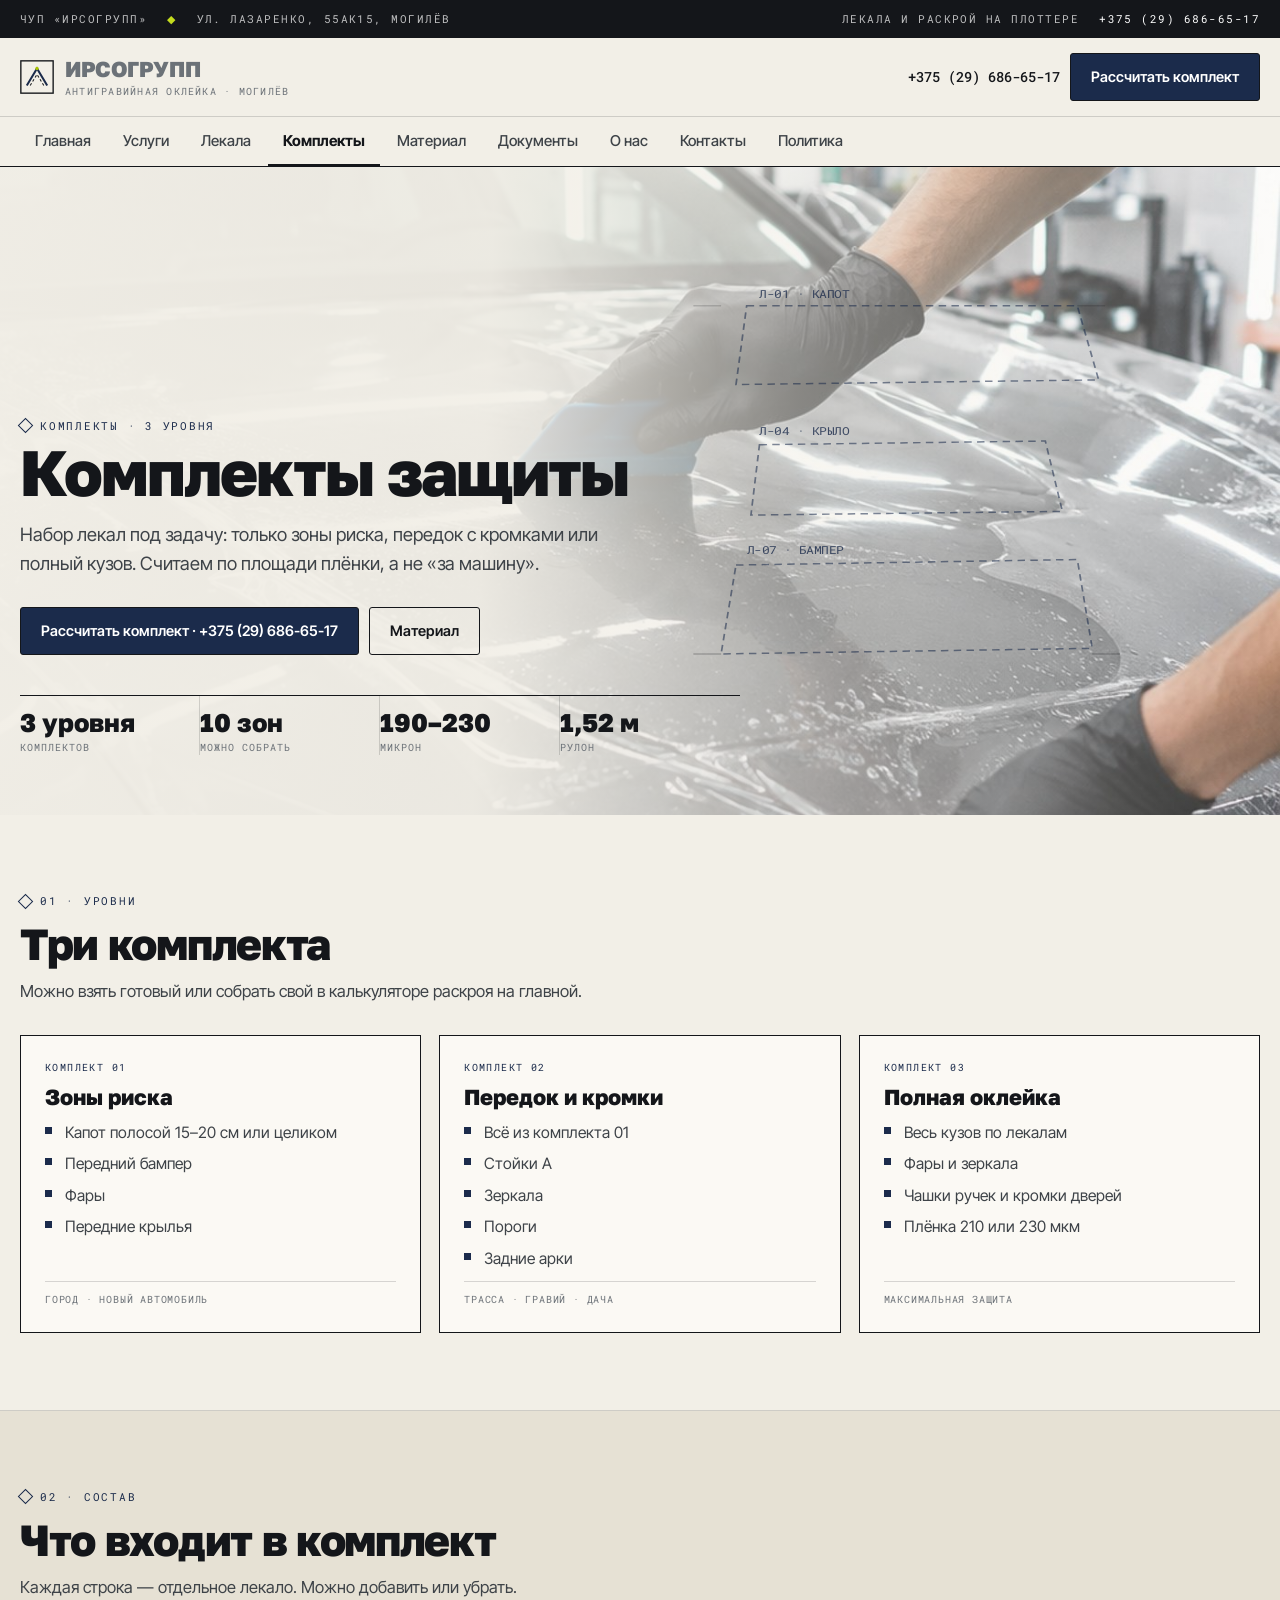
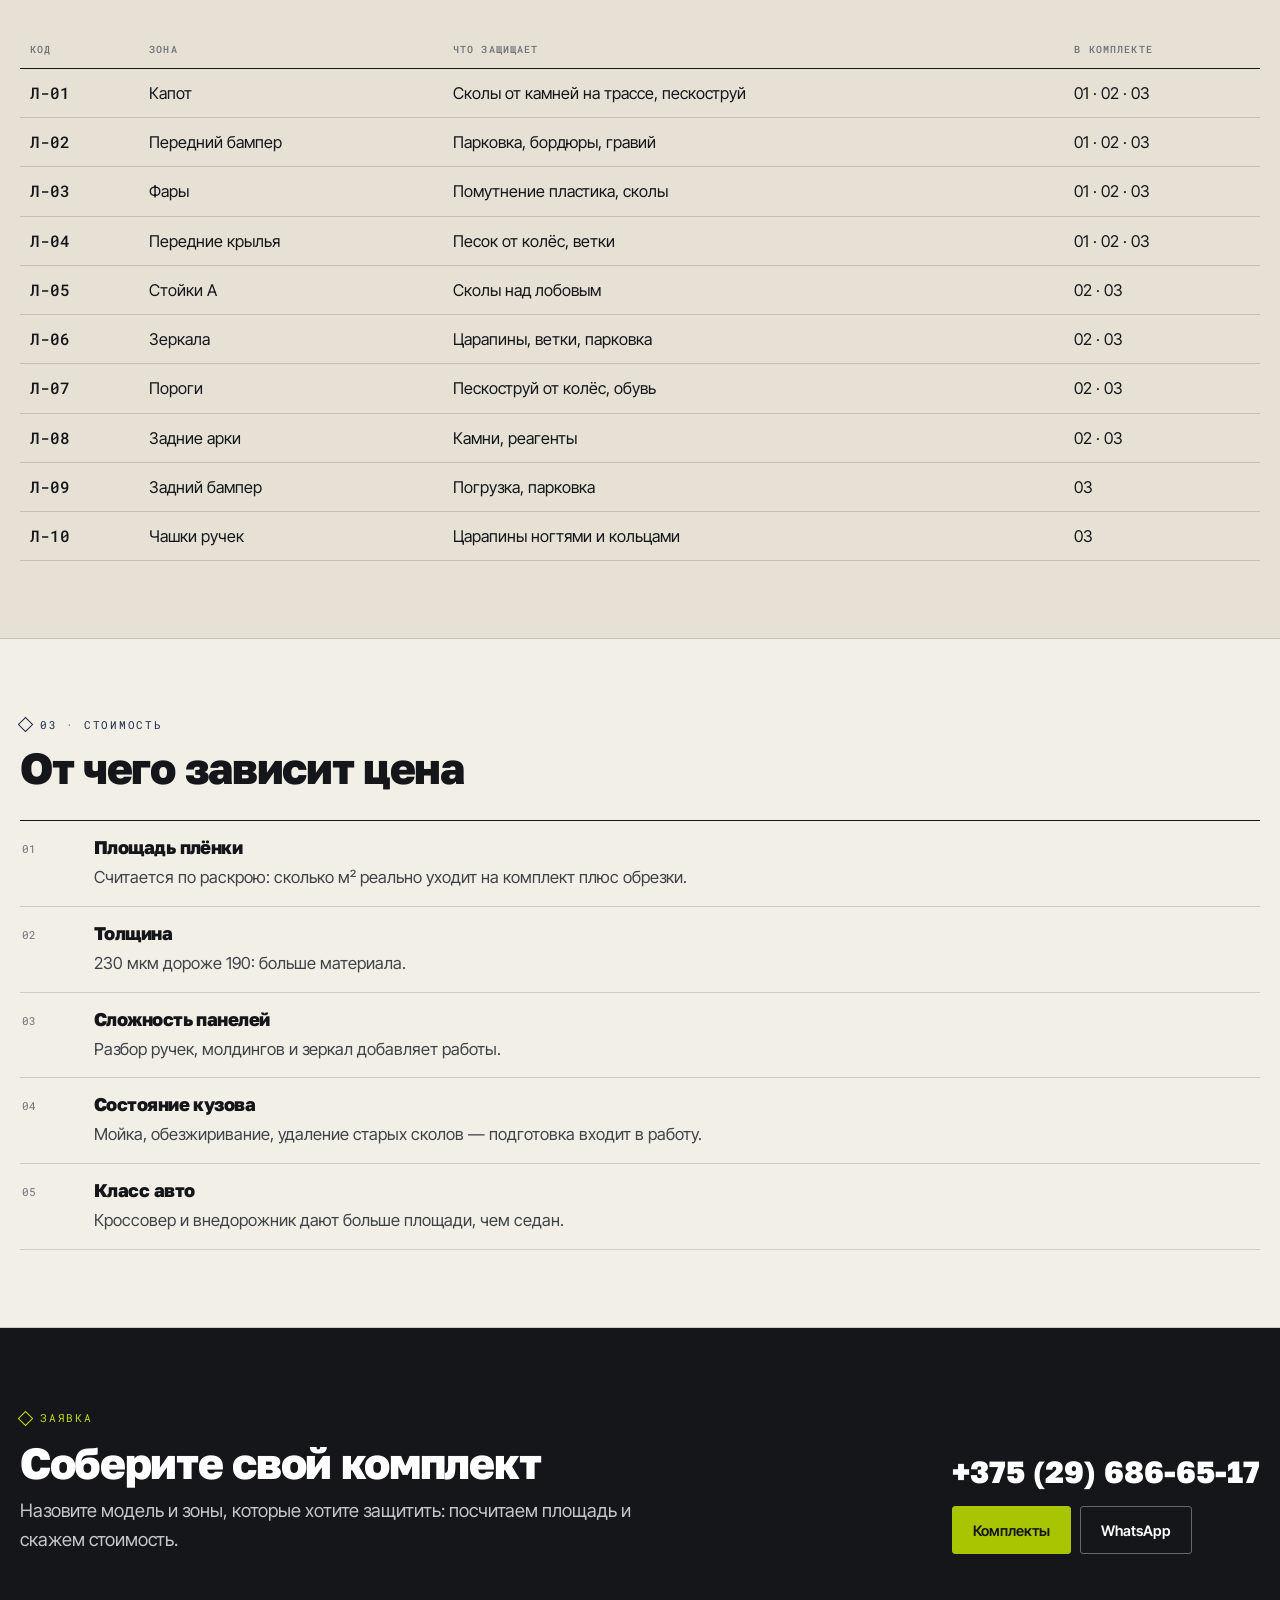
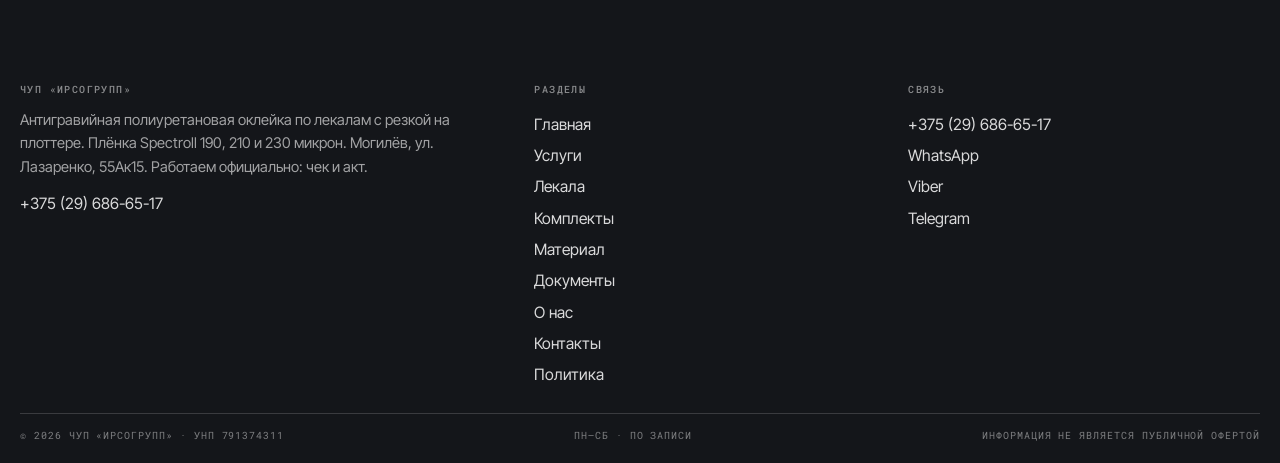
<file: komplekty.html>
<!doctype html><html lang="ru"><head><meta charset="utf-8"><meta name="viewport" content="width=device-width, initial-scale=1"><title>Комплекты антигравийной оклейки — Могилёв | ИрсоГрупп</title><meta name="description" content="Три комплекта защиты по лекалам: зоны риска, передок и кромки, полная оклейка. Состав зон Л-01…Л-10, толщина 190–230 мкм. +375 (29) 686-65-17"><meta property="og:type" content="website"><meta property="og:title" content="Комплекты антигравийной оклейки — Могилёв | ИрсоГрупп"><meta property="og:description" content="Три комплекта защиты по лекалам: зоны риска, передок и кромки, полная оклейка. Состав зон Л-01…Л-10, толщина 190–230 мкм. +375 (29) 686-65-17"><meta property="og:locale" content="ru_BY"><style>
:root{--paper:#F2EFE7;--paper2:#E6E1D4;--card:#FBF9F4;--ink:#14161A;--ink2:#3E4348;--muted:#6C7278;
--line:#14161A;--hair:rgba(20,22,26,.16);--navy:#1B2B4B;--navy2:#2A4272;--lime:#A9C400;--lime2:#C4DC1E;
--f-d:'Golos Text',system-ui,sans-serif;--f-t:'Inter Tight',system-ui,sans-serif;--f-m:'Roboto Mono',monospace}
*{box-sizing:border-box}
html{-webkit-text-size-adjust:100%;font-size:18px;overflow-x:clip;background:var(--paper)}
body{margin:0;background:var(--paper);color:var(--ink);font-family:var(--f-t);font-size:16.5px;line-height:1.62;
-webkit-font-smoothing:antialiased;overflow-x:hidden}
img{max-width:100%;display:block}a{color:inherit;text-decoration:none}p{margin:0}
h1,h2,h3{font-family:var(--f-d);font-weight:800;margin:0;letter-spacing:-.03em;line-height:1.02;overflow-wrap:break-word}
h1{font-size:clamp(2.2rem,5vw,4.1rem)}h2{font-size:clamp(1.8rem,3.4vw,3rem)}h3{font-size:clamp(1.02rem,1.4vw,1.18rem);line-height:1.25}
.wrap{width:min(1240px,100% - 40px);margin-inline:auto}
.mono{font-family:var(--f-m);font-size:11px;letter-spacing:.16em;text-transform:uppercase;color:var(--muted)}
.topbar{background:var(--ink);color:rgba(255,255,255,.72);font-family:var(--f-m);font-size:10.5px;letter-spacing:.14em;text-transform:uppercase}
.hdr{position:sticky;top:0;z-index:60;background:var(--paper);border-bottom:1px solid var(--line)}
.logo b{font-family:var(--f-d);font-weight:800;font-size:1.2rem;letter-spacing:-.02em}
.btn{display:inline-flex;align-items:center;gap:8px;min-height:48px;padding:0 20px;border:1px solid var(--line);
background:var(--navy);color:#fff;font-weight:600;font-size:14.5px;border-radius:3px;cursor:pointer}
.btn--line{background:transparent;color:var(--ink)}
.hero{position:relative;min-height:clamp(520px,72vh,700px);overflow:hidden;display:flex;align-items:flex-end;background:#DED9CC}
.hero::after{content:"";position:absolute;inset:0;background:linear-gradient(92deg,rgba(242,239,231,.98) 0%,rgba(242,239,231,.95) 38%,rgba(242,239,231,.55) 62%,rgba(242,239,231,.18) 100%)}
.hero__in{position:relative;z-index:3;padding-block:clamp(30px,5vw,60px);width:100%}
.hero h1{max-width:17ch}
@media (max-width:900px){.topbar{display:none}.hero::after{background:linear-gradient(180deg,rgba(242,239,231,.97) 0%,rgba(242,239,231,.92) 55%,rgba(242,239,231,.55) 100%)}}
</style><link rel="stylesheet" href="assets/css/site.v1.css"><link rel="icon" href="assets/img/favicon.svg" type="image/svg+xml"><link rel="preconnect" href="https://fonts.googleapis.com"><link rel="preconnect" href="https://fonts.gstatic.com" crossorigin><link href="https://fonts.googleapis.com/css2?family=Golos+Text:wght@400;500;600;700;800&family=Inter+Tight:wght@400;500;600&family=Roboto+Mono:wght@400;500&display=swap" rel="stylesheet"></head><body><div class="topbar"><div class="wrap topbar__in"><span>ЧУП «ИрсоГрупп»</span><span class="dot">◆</span><span>ул. Лазаренко, 55Ак15, Могилёв</span><span class="topbar__sp"></span><span>Лекала и раскрой на плоттере</span><a href="tel:+375296866517">+375 (29) 686-65-17</a></div></div><header class="hdr"><div class="wrap hdr__in"><a class="logo" href="index.html"><svg class="logo__m" viewBox="0 0 40 40" aria-hidden="true"><rect x="1" y="1" width="38" height="38" fill="none" stroke="#14161A" stroke-width="1.6"/><path d="M8 30 L20 10 L32 30" fill="none" stroke="#1B2B4B" stroke-width="2.4"/><path d="M12 30 L20 17 L28 30" fill="none" stroke="#14161A" stroke-width="1.2" stroke-dasharray="3 2.5"/><circle cx="20" cy="10" r="2" fill="#A9C400"/></svg><span><b>ИрсоГрупп</b><span>антигравийная оклейка · Могилёв</span></span></a><span class="hdr__sp"></span><div class="hdr__act"><a class="hdr__tel" href="tel:+375296866517">+375 (29) 686-65-17</a><a class="btn" href="kontakty.html#zayavka">Рассчитать комплект</a><button class="burger" id="burger" aria-label="Меню" aria-expanded="false"><span></span><span></span><span></span></button></div></div><div class="strip"><div class="wrap"><nav class="strip__in" aria-label="Страницы сайта"><a href="index.html">Главная</a><a href="uslugi.html">Услуги</a><a href="lecala.html">Лекала</a><a href="komplekty.html" aria-current="page">Комплекты</a><a href="material.html">Материал</a><a href="kasko.html">Документы</a><a href="o-kompanii.html">О нас</a><a href="kontakty.html">Контакты</a><a href="politika.html">Политика</a></nav></div></div></header><main><section class="hero"><div class="hero__bg"><img src="assets/img/hero.jpg" alt="ЧУП «ИрсоГрупп»: антигравийная оклейка автомобиля, Могилёв"></div><div class="hero__pat"><svg viewBox="0 0 1200 700" preserveAspectRatio="none" aria-hidden="true"><g stroke="#1B2B4B" stroke-width="1.6" stroke-dasharray="7 5" fill="none" opacity=".55"><path d="M700 150 L1010 150 L1030 230 L690 235 Z"/><path d="M712 300 L980 296 L996 372 L704 376 Z"/><path d="M690 430 L1010 424 L1024 520 L676 526 Z"/></g><g font-family="Roboto Mono, monospace" font-size="12" fill="#1B2B4B" opacity=".8"><text x="712" y="142">Л-01 · КАПОТ</text><text x="712" y="290">Л-04 · КРЫЛО</text><text x="700" y="418">Л-07 · БАМПЕР</text></g><g stroke="#14161A" stroke-width="1" opacity=".35"><path d="M676 150 h-26 M676 526 h-26 M1010 150 h26 M1024 526 h26"/></g></svg></div><div class="hero__in"><div class="wrap"><span class="kick">Комплекты · 3 уровня</span><h1>Комплекты защиты</h1><p class="lead hero__lead">Набор лекал под задачу: только зоны риска, передок с кромками или полный кузов. Считаем по площади плёнки, а не «за машину».</p><div class="hero__cta"><a class="btn" href="tel:+375296866517">Рассчитать комплект · +375 (29) 686-65-17</a><a class="btn btn--line" href="material.html">Материал</a></div><div class="hero__figs"><div><b>3 уровня</b><span>комплектов</span></div><div><b>10 зон</b><span>можно собрать</span></div><div><b>190–230</b><span>микрон</span></div><div><b>1,52 м</b><span>рулон</span></div></div></div></div></section><section class="band "><div class="wrap"><div><div class="sect__head"><span class="kick">01 · уровни</span><h2>Три комплекта</h2><p>Можно взять готовый или собрать свой в калькуляторе раскроя на главной.</p></div><div class="packs"><div class="pack"><span class="pack__n">комплект 01</span><b>Зоны риска</b><ul><li>Капот полосой 15–20 см или целиком</li><li>Передний бампер</li><li>Фары</li><li>Передние крылья</li></ul><div class="pack__foot">город · новый автомобиль</div></div><div class="pack"><span class="pack__n">комплект 02</span><b>Передок и кромки</b><ul><li>Всё из комплекта 01</li><li>Стойки A</li><li>Зеркала</li><li>Пороги</li><li>Задние арки</li></ul><div class="pack__foot">трасса · гравий · дача</div></div><div class="pack"><span class="pack__n">комплект 03</span><b>Полная оклейка</b><ul><li>Весь кузов по лекалам</li><li>Фары и зеркала</li><li>Чашки ручек и кромки дверей</li><li>Плёнка 210 или 230 мкм</li></ul><div class="pack__foot">максимальная защита</div></div></div></div></div></section><section class="band band--alt"><div class="wrap"><div><div class="sect__head"><span class="kick">02 · состав</span><h2>Что входит в комплект</h2><p>Каждая строка — отдельное лекало. Можно добавить или убрать.</p></div><table class="spec"><thead><tr><th>Код</th><th>Зона</th><th>Что защищает</th><th>В комплекте</th></tr></thead><tbody><tr><td><b>Л-01</b></td><td>Капот</td><td>Сколы от камней на трассе, пескоструй</td><td>01 · 02 · 03</td></tr><tr><td><b>Л-02</b></td><td>Передний бампер</td><td>Парковка, бордюры, гравий</td><td>01 · 02 · 03</td></tr><tr><td><b>Л-03</b></td><td>Фары</td><td>Помутнение пластика, сколы</td><td>01 · 02 · 03</td></tr><tr><td><b>Л-04</b></td><td>Передние крылья</td><td>Песок от колёс, ветки</td><td>01 · 02 · 03</td></tr><tr><td><b>Л-05</b></td><td>Стойки A</td><td>Сколы над лобовым</td><td>02 · 03</td></tr><tr><td><b>Л-06</b></td><td>Зеркала</td><td>Царапины, ветки, парковка</td><td>02 · 03</td></tr><tr><td><b>Л-07</b></td><td>Пороги</td><td>Пескоструй от колёс, обувь</td><td>02 · 03</td></tr><tr><td><b>Л-08</b></td><td>Задние арки</td><td>Камни, реагенты</td><td>02 · 03</td></tr><tr><td><b>Л-09</b></td><td>Задний бампер</td><td>Погрузка, парковка</td><td>03</td></tr><tr><td><b>Л-10</b></td><td>Чашки ручек</td><td>Царапины ногтями и кольцами</td><td>03</td></tr></tbody></table></div></div></section><section class="band "><div class="wrap"><div><div class="sect__head"><span class="kick">03 · стоимость</span><h2>От чего зависит цена</h2></div><div class="rows"><div class="row"><div class="row__n">01</div><div><h3>Площадь плёнки</h3><p>Считается по раскрою: сколько м² реально уходит на комплект плюс обрезки.</p></div></div><div class="row"><div class="row__n">02</div><div><h3>Толщина</h3><p>230 мкм дороже 190: больше материала.</p></div></div><div class="row"><div class="row__n">03</div><div><h3>Сложность панелей</h3><p>Разбор ручек, молдингов и зеркал добавляет работы.</p></div></div><div class="row"><div class="row__n">04</div><div><h3>Состояние кузова</h3><p>Мойка, обезжиривание, удаление старых сколов — подготовка входит в работу.</p></div></div><div class="row"><div class="row__n">05</div><div><h3>Класс авто</h3><p>Кроссовер и внедорожник дают больше площади, чем седан.</p></div></div></div></div></div></section><section class="band band--ink"><div class="wrap"><div class="cta"><div><span class="kick">заявка</span><h2 style="margin-top:10px">Соберите свой комплект</h2><p class="lead" style="margin-top:10px">Назовите модель и зоны, которые хотите защитить: посчитаем площадь и скажем стоимость.</p></div><div><a class="cta__tel" href="tel:+375296866517">+375 (29) 686-65-17</a><div class="cta__b"><a class="btn" href="komplekty.html">Комплекты</a><a class="btn btn--line" href="https://wa.me/375296866517">WhatsApp</a></div></div></div></div></section></main><footer class="foot"><div class="wrap"><div class="foot__in"><div><h4>ЧУП «ИрсоГрупп»</h4><p>Антигравийная полиуретановая оклейка по лекалам с резкой на плоттере. Плёнка Spectroll 190, 210 и 230 микрон. Могилёв, ул. Лазаренко, 55Ак15. Работаем официально: чек и акт.</p><p style="margin-top:8px"><a href="tel:+375296866517">+375 (29) 686-65-17</a></p></div><div><h4>Разделы</h4><a href="index.html">Главная</a><a href="uslugi.html">Услуги</a><a href="lecala.html">Лекала</a><a href="komplekty.html">Комплекты</a><a href="material.html">Материал</a><a href="kasko.html">Документы</a><a href="o-kompanii.html">О нас</a><a href="kontakty.html">Контакты</a><a href="politika.html">Политика</a></div><div><h4>Связь</h4><a href="tel:+375296866517">+375 (29) 686-65-17</a><a href="https://wa.me/375296866517">WhatsApp</a><a href="viber://chat?number=%2B375296866517">Viber</a><a href="https://t.me/+375296866517">Telegram</a></div></div><div class="foot__low"><span>© 2026 ЧУП «ИрсоГрупп» · УНП 791374311</span><span>Пн–Сб · по записи</span><span>Информация не является публичной офертой</span></div></div></footer><div class="fbar"><a href="tel:+375296866517">Позвонить</a><a href="https://wa.me/375296866517">WhatsApp</a><a href="viber://chat?number=%2B375296866517">Viber</a><a href="https://t.me/+375296866517">Telegram</a></div><div class="drawer" id="drawer" aria-hidden="true" role="dialog" aria-label="Меню"><div class="drawer__top"><span class="mono">Меню</span><button class="drawer__close" id="drawerClose" aria-label="Закрыть">✕</button></div><nav><a href="index.html">Главная</a><a href="uslugi.html">Услуги</a><a href="lecala.html">Лекала</a><a href="komplekty.html" aria-current="page">Комплекты</a><a href="material.html">Материал</a><a href="kasko.html">Документы</a><a href="o-kompanii.html">О нас</a><a href="kontakty.html">Контакты</a><a href="politika.html">Политика</a><a href="politika.html">Политика</a></nav><div class="drawer__foot"><a class="btn btn--lime" href="tel:+375296866517">+375 (29) 686-65-17</a><a class="btn btn--line" href="https://wa.me/375296866517">WhatsApp</a></div></div><script src="assets/js/main.v1.js"></script></body></html>
</file>
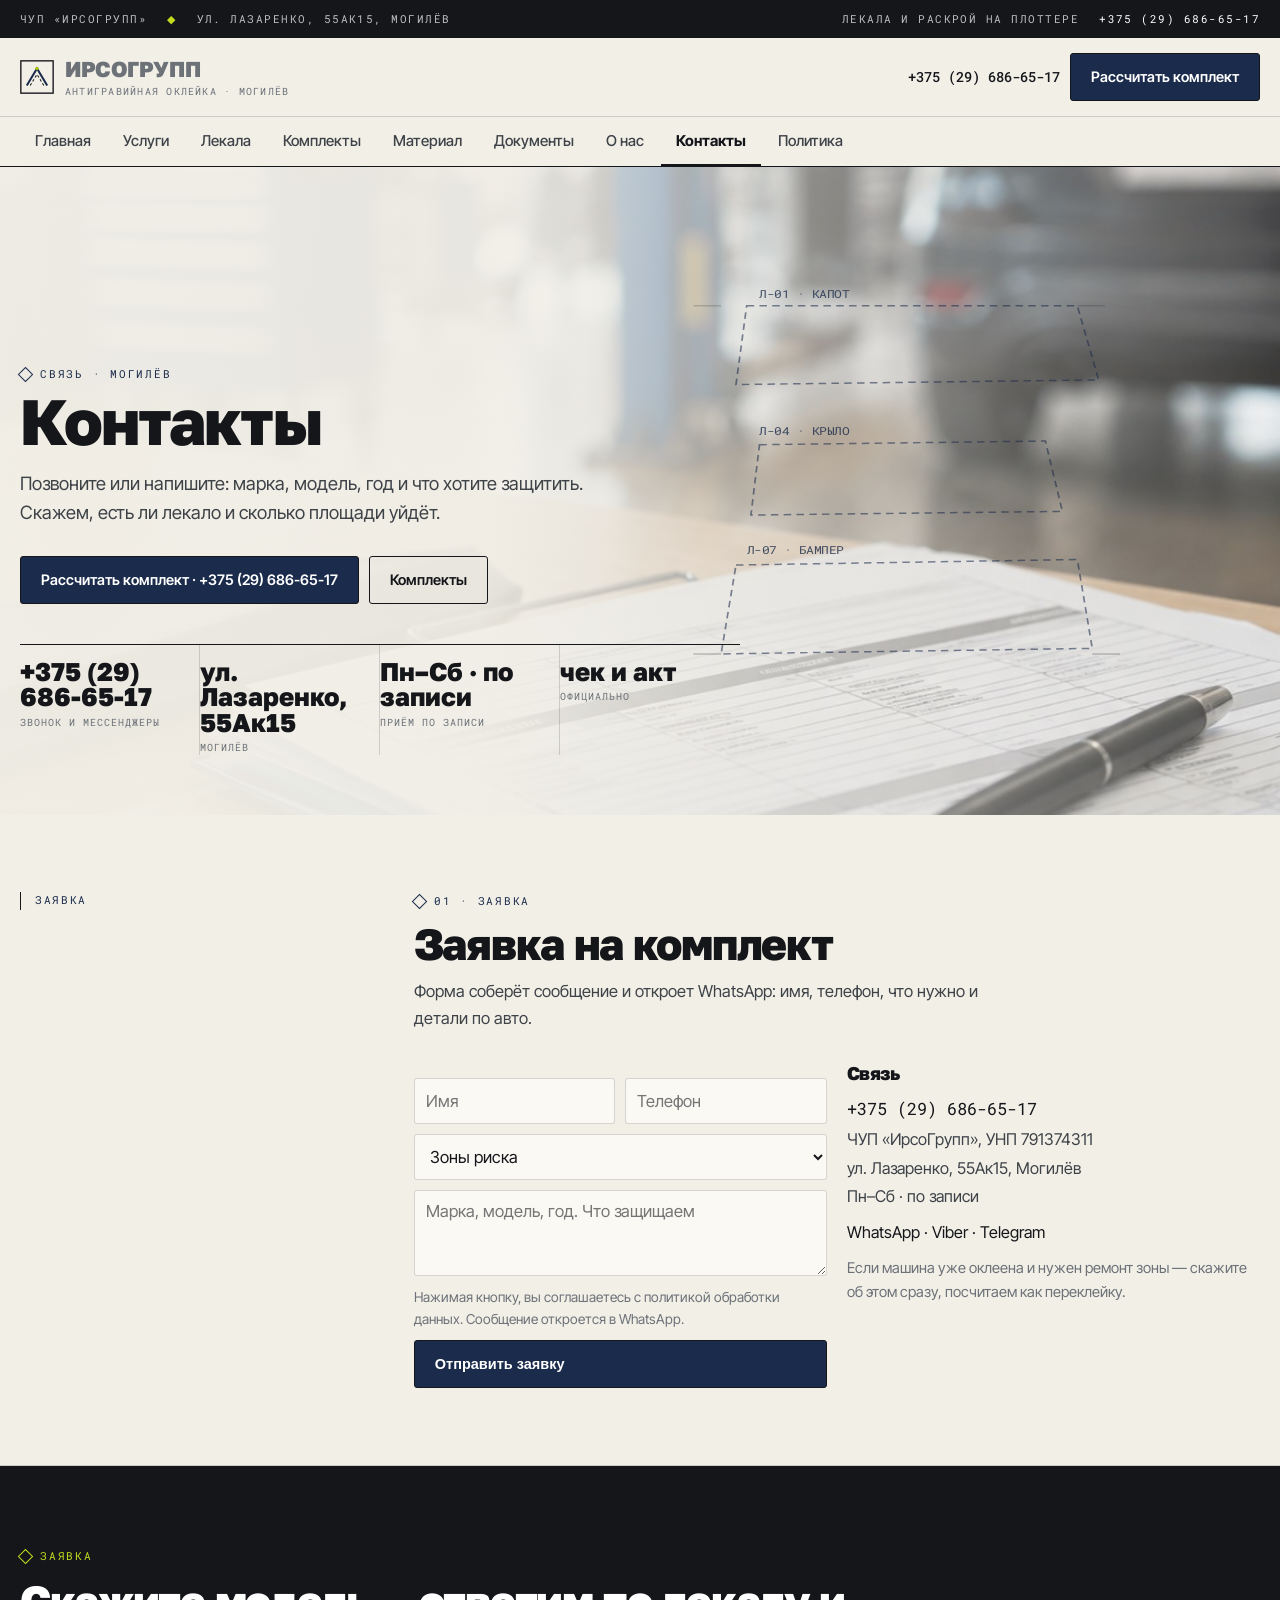
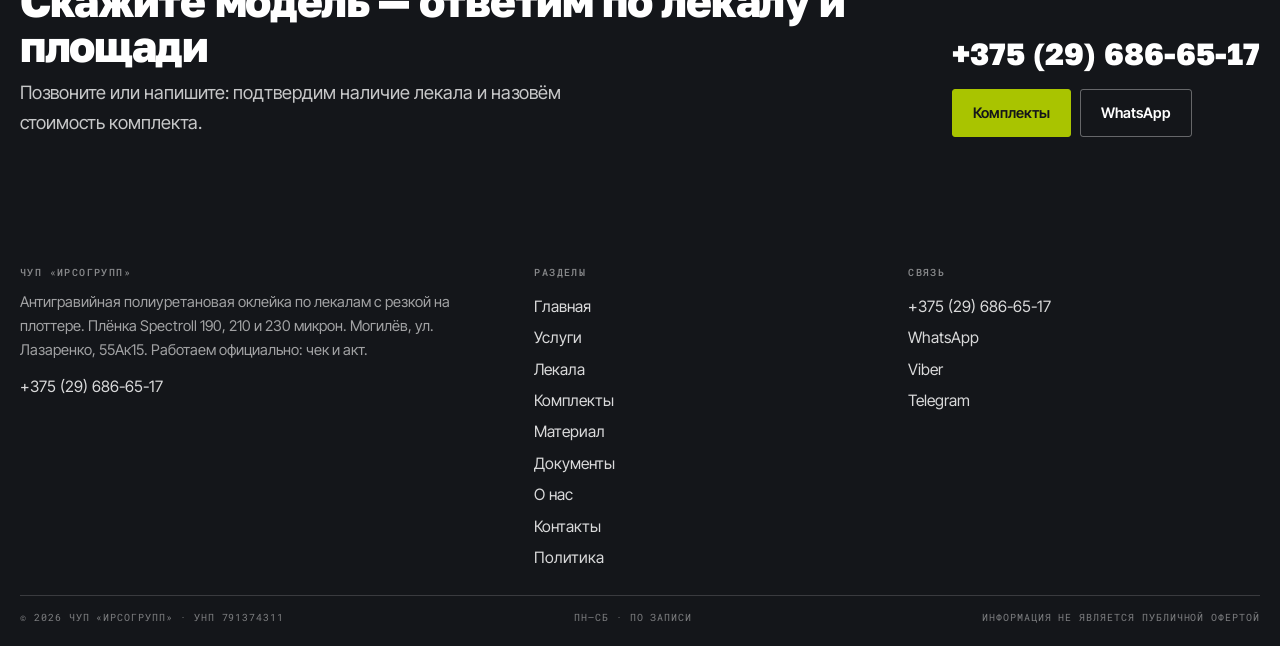
<file: kontakty.html>
<!doctype html><html lang="ru"><head><meta charset="utf-8"><meta name="viewport" content="width=device-width, initial-scale=1"><title>Контакты — оклейка авто плёнкой в Могилёв, ЧУП «ИрсоГрупп»</title><meta name="description" content="ЧУП «ИрсоГрупп», Могилёв, ул. Лазаренко, 55Ак15. Телефон +375 (29) 686-65-17. Антигравийная оклейка, оклейка фар, автовинил, документы для КАСКО."><meta property="og:type" content="website"><meta property="og:title" content="Контакты — оклейка авто плёнкой в Могилёв, ЧУП «ИрсоГрупп»"><meta property="og:description" content="ЧУП «ИрсоГрупп», Могилёв, ул. Лазаренко, 55Ак15. Телефон +375 (29) 686-65-17. Антигравийная оклейка, оклейка фар, автовинил, документы для КАСКО."><meta property="og:locale" content="ru_BY"><style>
:root{--paper:#F2EFE7;--paper2:#E6E1D4;--card:#FBF9F4;--ink:#14161A;--ink2:#3E4348;--muted:#6C7278;
--line:#14161A;--hair:rgba(20,22,26,.16);--navy:#1B2B4B;--navy2:#2A4272;--lime:#A9C400;--lime2:#C4DC1E;
--f-d:'Golos Text',system-ui,sans-serif;--f-t:'Inter Tight',system-ui,sans-serif;--f-m:'Roboto Mono',monospace}
*{box-sizing:border-box}
html{-webkit-text-size-adjust:100%;font-size:18px;overflow-x:clip;background:var(--paper)}
body{margin:0;background:var(--paper);color:var(--ink);font-family:var(--f-t);font-size:16.5px;line-height:1.62;
-webkit-font-smoothing:antialiased;overflow-x:hidden}
img{max-width:100%;display:block}a{color:inherit;text-decoration:none}p{margin:0}
h1,h2,h3{font-family:var(--f-d);font-weight:800;margin:0;letter-spacing:-.03em;line-height:1.02;overflow-wrap:break-word}
h1{font-size:clamp(2.2rem,5vw,4.1rem)}h2{font-size:clamp(1.8rem,3.4vw,3rem)}h3{font-size:clamp(1.02rem,1.4vw,1.18rem);line-height:1.25}
.wrap{width:min(1240px,100% - 40px);margin-inline:auto}
.mono{font-family:var(--f-m);font-size:11px;letter-spacing:.16em;text-transform:uppercase;color:var(--muted)}
.topbar{background:var(--ink);color:rgba(255,255,255,.72);font-family:var(--f-m);font-size:10.5px;letter-spacing:.14em;text-transform:uppercase}
.hdr{position:sticky;top:0;z-index:60;background:var(--paper);border-bottom:1px solid var(--line)}
.logo b{font-family:var(--f-d);font-weight:800;font-size:1.2rem;letter-spacing:-.02em}
.btn{display:inline-flex;align-items:center;gap:8px;min-height:48px;padding:0 20px;border:1px solid var(--line);
background:var(--navy);color:#fff;font-weight:600;font-size:14.5px;border-radius:3px;cursor:pointer}
.btn--line{background:transparent;color:var(--ink)}
.hero{position:relative;min-height:clamp(520px,72vh,700px);overflow:hidden;display:flex;align-items:flex-end;background:#DED9CC}
.hero::after{content:"";position:absolute;inset:0;background:linear-gradient(92deg,rgba(242,239,231,.98) 0%,rgba(242,239,231,.95) 38%,rgba(242,239,231,.55) 62%,rgba(242,239,231,.18) 100%)}
.hero__in{position:relative;z-index:3;padding-block:clamp(30px,5vw,60px);width:100%}
.hero h1{max-width:17ch}
@media (max-width:900px){.topbar{display:none}.hero::after{background:linear-gradient(180deg,rgba(242,239,231,.97) 0%,rgba(242,239,231,.92) 55%,rgba(242,239,231,.55) 100%)}}
</style><link rel="stylesheet" href="assets/css/site.v1.css"><link rel="icon" href="assets/img/favicon.svg" type="image/svg+xml"><link rel="preconnect" href="https://fonts.googleapis.com"><link rel="preconnect" href="https://fonts.gstatic.com" crossorigin><link href="https://fonts.googleapis.com/css2?family=Golos+Text:wght@400;500;600;700;800&family=Inter+Tight:wght@400;500;600&family=Roboto+Mono:wght@400;500&display=swap" rel="stylesheet"></head><body><div class="topbar"><div class="wrap topbar__in"><span>ЧУП «ИрсоГрупп»</span><span class="dot">◆</span><span>ул. Лазаренко, 55Ак15, Могилёв</span><span class="topbar__sp"></span><span>Лекала и раскрой на плоттере</span><a href="tel:+375296866517">+375 (29) 686-65-17</a></div></div><header class="hdr"><div class="wrap hdr__in"><a class="logo" href="index.html"><svg class="logo__m" viewBox="0 0 40 40" aria-hidden="true"><rect x="1" y="1" width="38" height="38" fill="none" stroke="#14161A" stroke-width="1.6"/><path d="M8 30 L20 10 L32 30" fill="none" stroke="#1B2B4B" stroke-width="2.4"/><path d="M12 30 L20 17 L28 30" fill="none" stroke="#14161A" stroke-width="1.2" stroke-dasharray="3 2.5"/><circle cx="20" cy="10" r="2" fill="#A9C400"/></svg><span><b>ИрсоГрупп</b><span>антигравийная оклейка · Могилёв</span></span></a><span class="hdr__sp"></span><div class="hdr__act"><a class="hdr__tel" href="tel:+375296866517">+375 (29) 686-65-17</a><a class="btn" href="kontakty.html#zayavka">Рассчитать комплект</a><button class="burger" id="burger" aria-label="Меню" aria-expanded="false"><span></span><span></span><span></span></button></div></div><div class="strip"><div class="wrap"><nav class="strip__in" aria-label="Страницы сайта"><a href="index.html">Главная</a><a href="uslugi.html">Услуги</a><a href="lecala.html">Лекала</a><a href="komplekty.html">Комплекты</a><a href="material.html">Материал</a><a href="kasko.html">Документы</a><a href="o-kompanii.html">О нас</a><a href="kontakty.html" aria-current="page">Контакты</a><a href="politika.html">Политика</a></nav></div></div></header><main><section class="hero"><div class="hero__bg"><img src="assets/img/paper.jpg" alt="ЧУП «ИрсоГрупп»: антигравийная оклейка автомобиля, Могилёв"></div><div class="hero__pat"><svg viewBox="0 0 1200 700" preserveAspectRatio="none" aria-hidden="true"><g stroke="#1B2B4B" stroke-width="1.6" stroke-dasharray="7 5" fill="none" opacity=".55"><path d="M700 150 L1010 150 L1030 230 L690 235 Z"/><path d="M712 300 L980 296 L996 372 L704 376 Z"/><path d="M690 430 L1010 424 L1024 520 L676 526 Z"/></g><g font-family="Roboto Mono, monospace" font-size="12" fill="#1B2B4B" opacity=".8"><text x="712" y="142">Л-01 · КАПОТ</text><text x="712" y="290">Л-04 · КРЫЛО</text><text x="700" y="418">Л-07 · БАМПЕР</text></g><g stroke="#14161A" stroke-width="1" opacity=".35"><path d="M676 150 h-26 M676 526 h-26 M1010 150 h26 M1024 526 h26"/></g></svg></div><div class="hero__in"><div class="wrap"><span class="kick">Связь · Могилёв</span><h1>Контакты</h1><p class="lead hero__lead">Позвоните или напишите: марка, модель, год и что хотите защитить. Скажем, есть ли лекало и сколько площади уйдёт.</p><div class="hero__cta"><a class="btn" href="tel:+375296866517">Рассчитать комплект · +375 (29) 686-65-17</a><a class="btn btn--line" href="komplekty.html">Комплекты</a></div><div class="hero__figs"><div><b>+375 (29) 686-65-17</b><span>звонок и мессенджеры</span></div><div><b>ул. Лазаренко, 55Ак15</b><span>Могилёв</span></div><div><b>Пн–Сб · по записи</b><span>приём по записи</span></div><div><b>чек и акт</b><span>официально</span></div></div></div></div></section><section class="band"><div class="wrap"><div class="sect"><div class="sect__side"><span class="mono">ЗАЯВКА</span></div><div><div class="sect__head"><span class="kick">01 · заявка</span><h2>Заявка на комплект</h2><p>Форма соберёт сообщение и откроет WhatsApp: имя, телефон, что нужно и детали по авто.</p></div><div class="vs"><div><form class="form" id="lead-form" novalidate><input class="inp" id="lname" placeholder="Имя" autocomplete="name"><input class="inp" id="lphone" placeholder="Телефон" inputmode="tel" autocomplete="tel"><select class="inp" id="lwhat" style="grid-column:1/-1"><option>Зоны риска</option><option>Фары</option><option>Полная оклейка</option><option>Автовинил</option><option>Переклейка зоны</option><option>Документы для КАСКО</option><option>Другое</option></select><textarea class="inp" id="lmsg" placeholder="Марка, модель, год. Что защищаем"></textarea><p class="form__note">Нажимая кнопку, вы соглашаетесь с политикой обработки данных. Сообщение откроется в WhatsApp.</p><button class="btn" type="submit">Отправить заявку</button></form><span class="ok" id="lead-ok"></span></div><div><h3>Связь</h3><p style="margin-top:10px"><a href="tel:+375296866517" style="font-family:var(--f-m);font-size:.95rem">+375 (29) 686-65-17</a></p><p style="margin-top:4px;font-size:.9rem;color:var(--ink2)">ЧУП «ИрсоГрупп», УНП 791374311</p><p style="margin-top:2px;font-size:.9rem;color:var(--ink2)">ул. Лазаренко, 55Ак15, Могилёв</p><p style="margin-top:2px;font-size:.9rem;color:var(--ink2)">Пн–Сб · по записи</p><p style="margin-top:10px;font-size:.9rem"><a href="https://wa.me/375296866517">WhatsApp</a> · <a href="viber://chat?number=%2B375296866517">Viber</a> · <a href="https://t.me/+375296866517">Telegram</a></p><p class="note" style="margin-top:12px">Если машина уже оклеена и нужен ремонт зоны — скажите об этом сразу, посчитаем как переклейку.</p></div></div></div></div></div></section><section class="band band--ink"><div class="wrap"><div class="cta"><div><span class="kick">заявка</span><h2 style="margin-top:10px">Скажите модель — ответим по лекалу и площади</h2><p class="lead" style="margin-top:10px">Позвоните или напишите: подтвердим наличие лекала и назовём стоимость комплекта.</p></div><div><a class="cta__tel" href="tel:+375296866517">+375 (29) 686-65-17</a><div class="cta__b"><a class="btn" href="komplekty.html">Комплекты</a><a class="btn btn--line" href="https://wa.me/375296866517">WhatsApp</a></div></div></div></div></section></main><footer class="foot"><div class="wrap"><div class="foot__in"><div><h4>ЧУП «ИрсоГрупп»</h4><p>Антигравийная полиуретановая оклейка по лекалам с резкой на плоттере. Плёнка Spectroll 190, 210 и 230 микрон. Могилёв, ул. Лазаренко, 55Ак15. Работаем официально: чек и акт.</p><p style="margin-top:8px"><a href="tel:+375296866517">+375 (29) 686-65-17</a></p></div><div><h4>Разделы</h4><a href="index.html">Главная</a><a href="uslugi.html">Услуги</a><a href="lecala.html">Лекала</a><a href="komplekty.html">Комплекты</a><a href="material.html">Материал</a><a href="kasko.html">Документы</a><a href="o-kompanii.html">О нас</a><a href="kontakty.html">Контакты</a><a href="politika.html">Политика</a></div><div><h4>Связь</h4><a href="tel:+375296866517">+375 (29) 686-65-17</a><a href="https://wa.me/375296866517">WhatsApp</a><a href="viber://chat?number=%2B375296866517">Viber</a><a href="https://t.me/+375296866517">Telegram</a></div></div><div class="foot__low"><span>© 2026 ЧУП «ИрсоГрупп» · УНП 791374311</span><span>Пн–Сб · по записи</span><span>Информация не является публичной офертой</span></div></div></footer><div class="fbar"><a href="tel:+375296866517">Позвонить</a><a href="https://wa.me/375296866517">WhatsApp</a><a href="viber://chat?number=%2B375296866517">Viber</a><a href="https://t.me/+375296866517">Telegram</a></div><div class="drawer" id="drawer" aria-hidden="true" role="dialog" aria-label="Меню"><div class="drawer__top"><span class="mono">Меню</span><button class="drawer__close" id="drawerClose" aria-label="Закрыть">✕</button></div><nav><a href="index.html">Главная</a><a href="uslugi.html">Услуги</a><a href="lecala.html">Лекала</a><a href="komplekty.html">Комплекты</a><a href="material.html">Материал</a><a href="kasko.html">Документы</a><a href="o-kompanii.html">О нас</a><a href="kontakty.html" aria-current="page">Контакты</a><a href="politika.html">Политика</a><a href="politika.html">Политика</a></nav><div class="drawer__foot"><a class="btn btn--lime" href="tel:+375296866517">+375 (29) 686-65-17</a><a class="btn btn--line" href="https://wa.me/375296866517">WhatsApp</a></div></div><script src="assets/js/main.v1.js"></script></body></html>
</file>
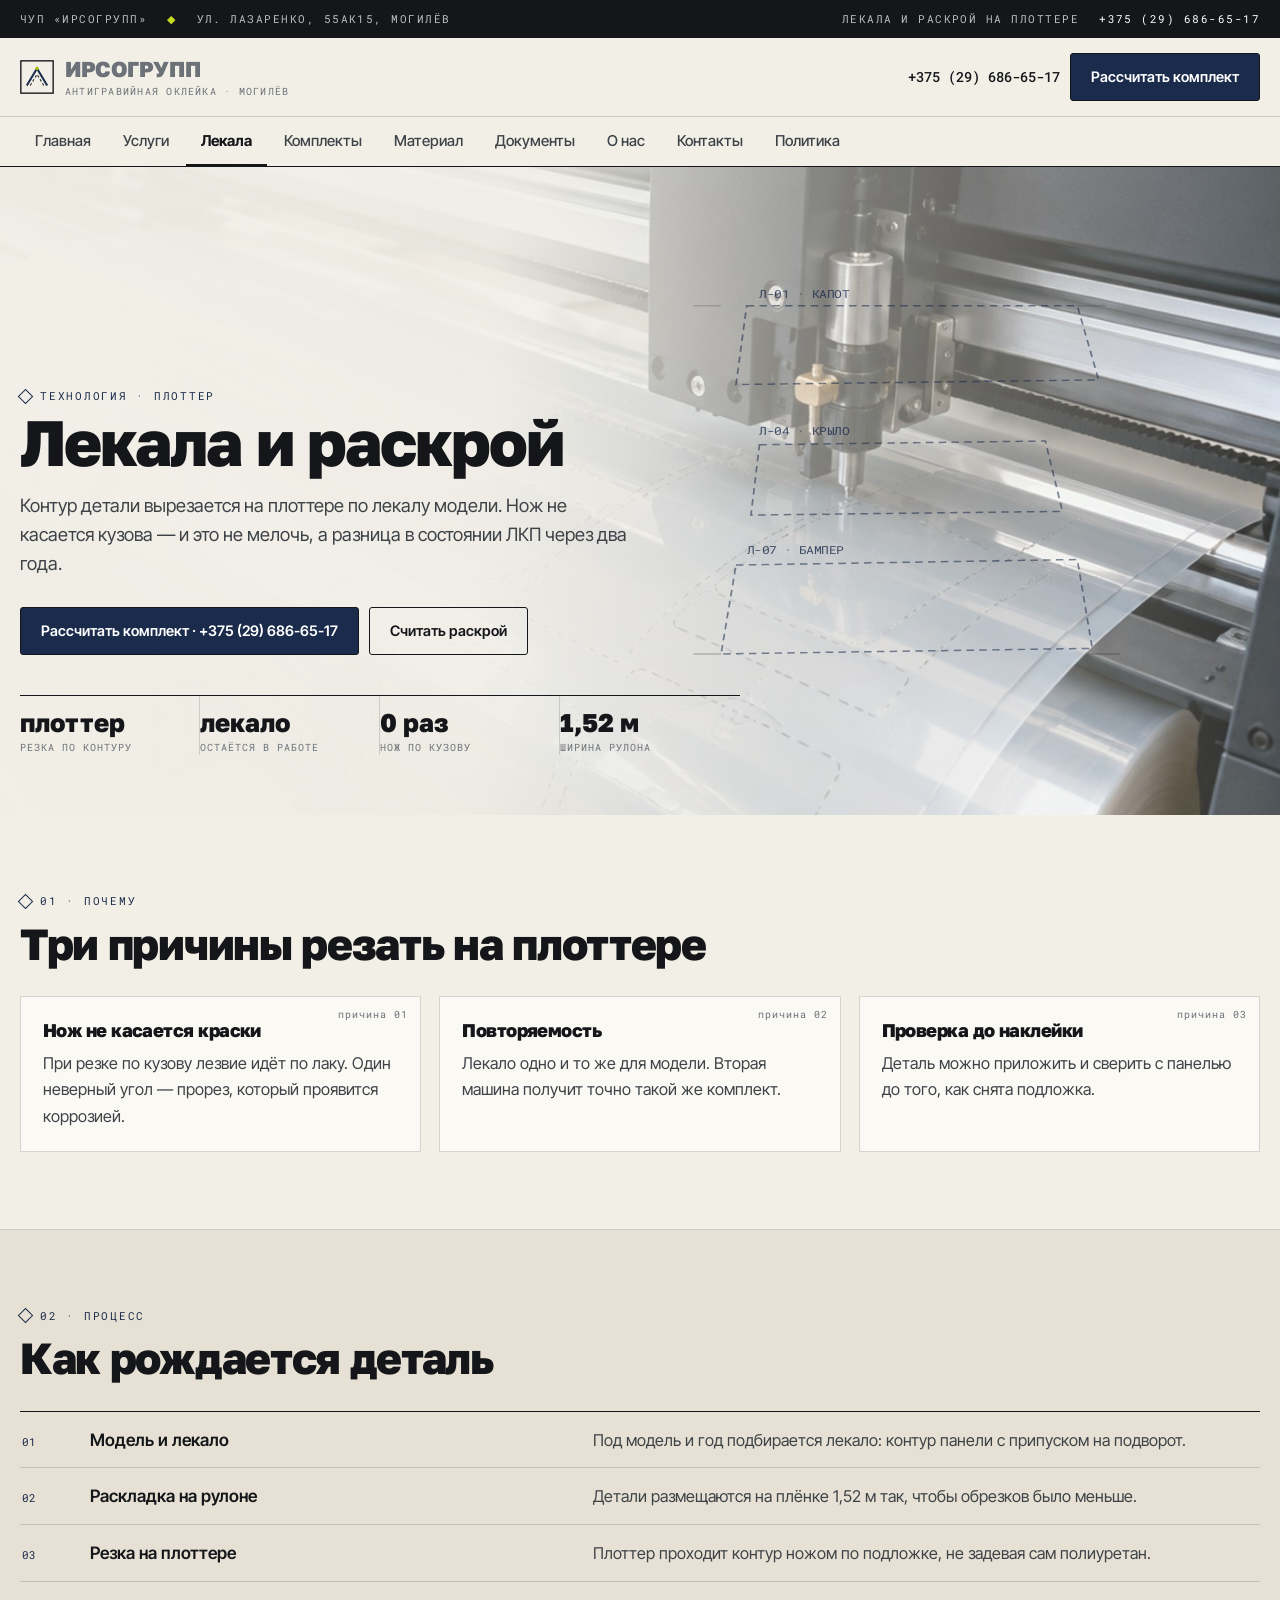
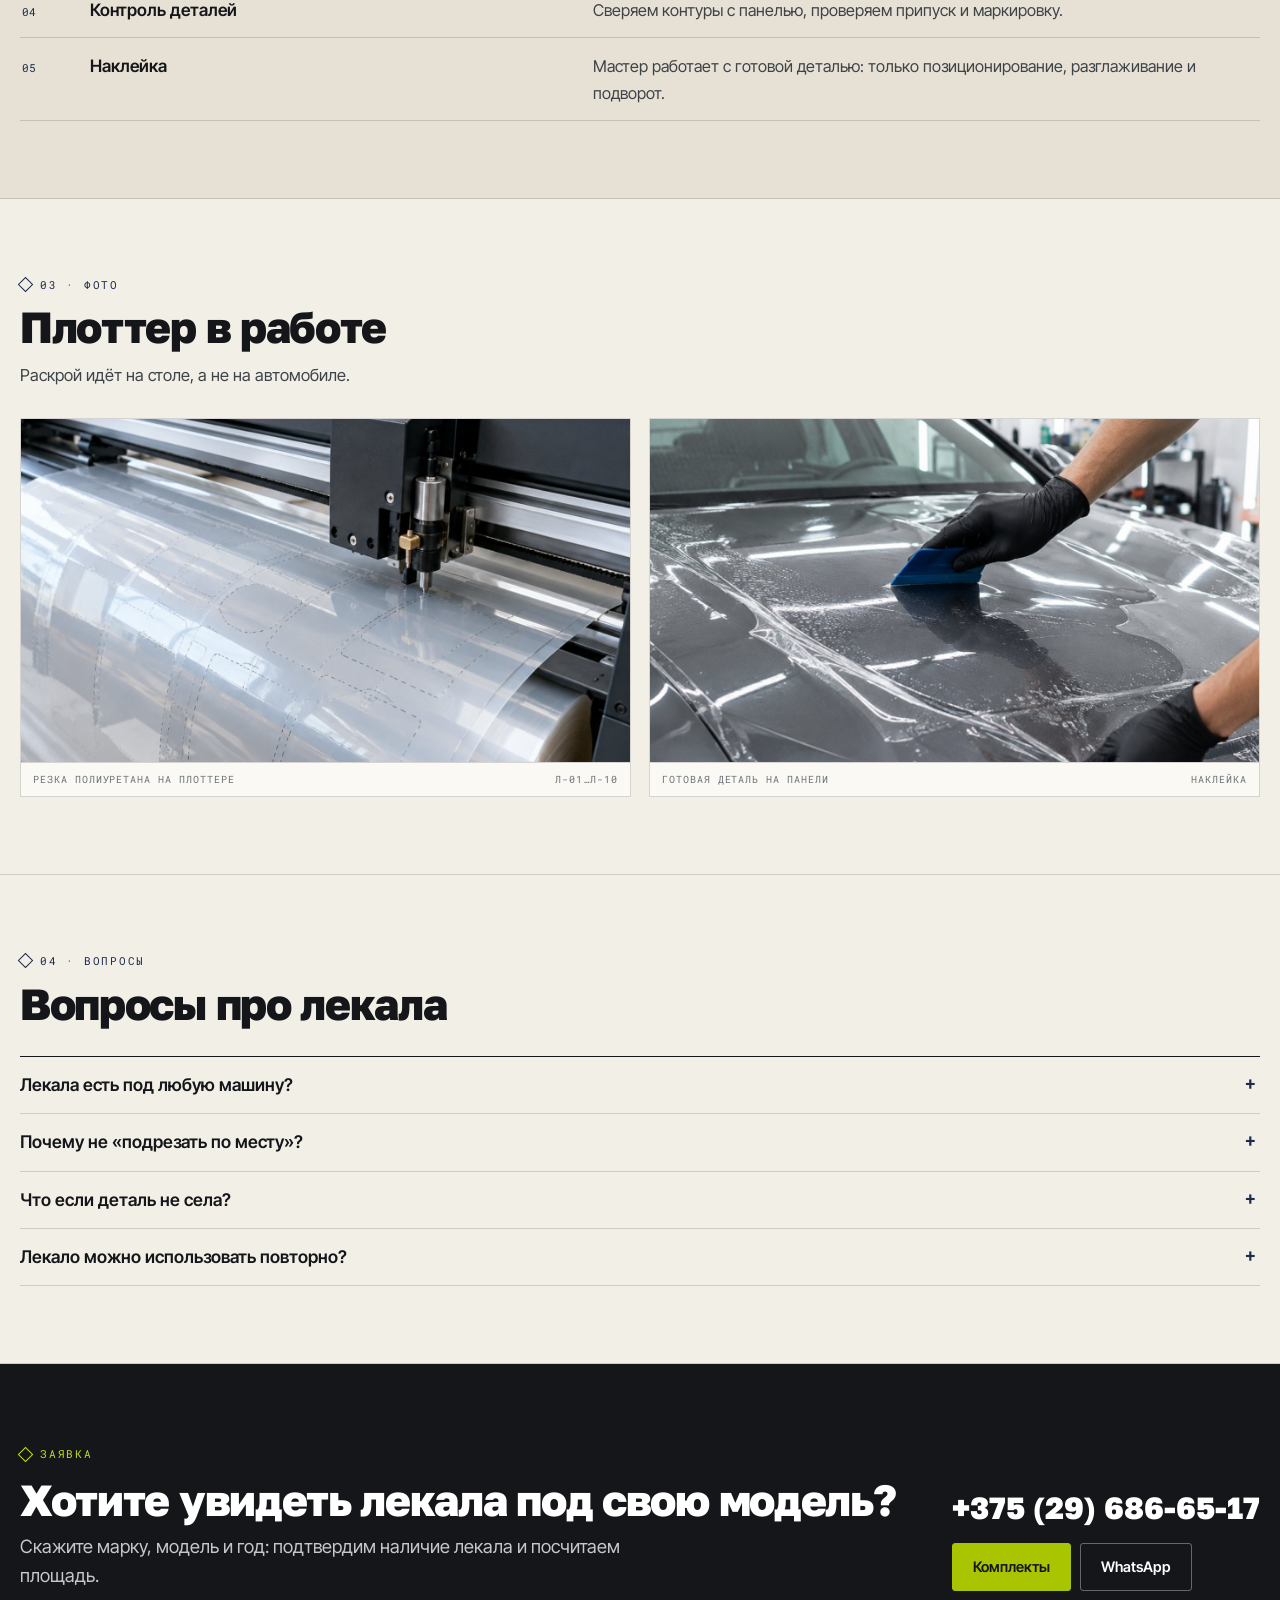
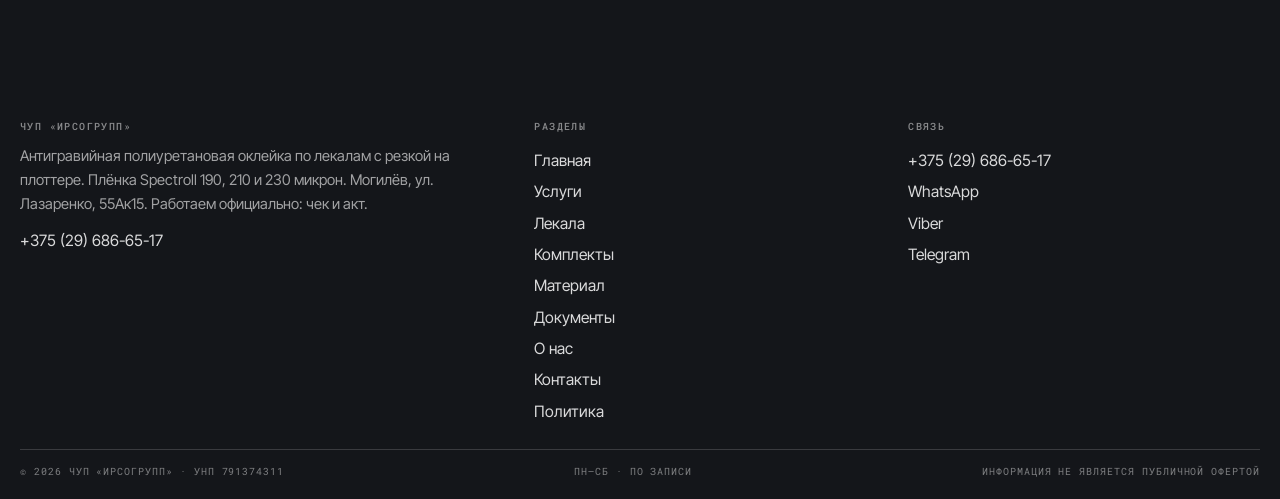
<file: lecala.html>
<!doctype html><html lang="ru"><head><meta charset="utf-8"><meta name="viewport" content="width=device-width, initial-scale=1"><title>Лекала и раскрой плёнки на плоттере — Могилёв | ИрсоГрупп</title><meta name="description" content="Как режем антигравийную плёнку: лекала модели, раскладка на рулоне 1,52 м, резка на плоттере, контроль деталей. +375 (29) 686-65-17"><meta property="og:type" content="website"><meta property="og:title" content="Лекала и раскрой плёнки на плоттере — Могилёв | ИрсоГрупп"><meta property="og:description" content="Как режем антигравийную плёнку: лекала модели, раскладка на рулоне 1,52 м, резка на плоттере, контроль деталей. +375 (29) 686-65-17"><meta property="og:locale" content="ru_BY"><style>
:root{--paper:#F2EFE7;--paper2:#E6E1D4;--card:#FBF9F4;--ink:#14161A;--ink2:#3E4348;--muted:#6C7278;
--line:#14161A;--hair:rgba(20,22,26,.16);--navy:#1B2B4B;--navy2:#2A4272;--lime:#A9C400;--lime2:#C4DC1E;
--f-d:'Golos Text',system-ui,sans-serif;--f-t:'Inter Tight',system-ui,sans-serif;--f-m:'Roboto Mono',monospace}
*{box-sizing:border-box}
html{-webkit-text-size-adjust:100%;font-size:18px;overflow-x:clip;background:var(--paper)}
body{margin:0;background:var(--paper);color:var(--ink);font-family:var(--f-t);font-size:16.5px;line-height:1.62;
-webkit-font-smoothing:antialiased;overflow-x:hidden}
img{max-width:100%;display:block}a{color:inherit;text-decoration:none}p{margin:0}
h1,h2,h3{font-family:var(--f-d);font-weight:800;margin:0;letter-spacing:-.03em;line-height:1.02;overflow-wrap:break-word}
h1{font-size:clamp(2.2rem,5vw,4.1rem)}h2{font-size:clamp(1.8rem,3.4vw,3rem)}h3{font-size:clamp(1.02rem,1.4vw,1.18rem);line-height:1.25}
.wrap{width:min(1240px,100% - 40px);margin-inline:auto}
.mono{font-family:var(--f-m);font-size:11px;letter-spacing:.16em;text-transform:uppercase;color:var(--muted)}
.topbar{background:var(--ink);color:rgba(255,255,255,.72);font-family:var(--f-m);font-size:10.5px;letter-spacing:.14em;text-transform:uppercase}
.hdr{position:sticky;top:0;z-index:60;background:var(--paper);border-bottom:1px solid var(--line)}
.logo b{font-family:var(--f-d);font-weight:800;font-size:1.2rem;letter-spacing:-.02em}
.btn{display:inline-flex;align-items:center;gap:8px;min-height:48px;padding:0 20px;border:1px solid var(--line);
background:var(--navy);color:#fff;font-weight:600;font-size:14.5px;border-radius:3px;cursor:pointer}
.btn--line{background:transparent;color:var(--ink)}
.hero{position:relative;min-height:clamp(520px,72vh,700px);overflow:hidden;display:flex;align-items:flex-end;background:#DED9CC}
.hero::after{content:"";position:absolute;inset:0;background:linear-gradient(92deg,rgba(242,239,231,.98) 0%,rgba(242,239,231,.95) 38%,rgba(242,239,231,.55) 62%,rgba(242,239,231,.18) 100%)}
.hero__in{position:relative;z-index:3;padding-block:clamp(30px,5vw,60px);width:100%}
.hero h1{max-width:17ch}
@media (max-width:900px){.topbar{display:none}.hero::after{background:linear-gradient(180deg,rgba(242,239,231,.97) 0%,rgba(242,239,231,.92) 55%,rgba(242,239,231,.55) 100%)}}
</style><link rel="stylesheet" href="assets/css/site.v1.css"><link rel="icon" href="assets/img/favicon.svg" type="image/svg+xml"><link rel="preconnect" href="https://fonts.googleapis.com"><link rel="preconnect" href="https://fonts.gstatic.com" crossorigin><link href="https://fonts.googleapis.com/css2?family=Golos+Text:wght@400;500;600;700;800&family=Inter+Tight:wght@400;500;600&family=Roboto+Mono:wght@400;500&display=swap" rel="stylesheet"></head><body><div class="topbar"><div class="wrap topbar__in"><span>ЧУП «ИрсоГрупп»</span><span class="dot">◆</span><span>ул. Лазаренко, 55Ак15, Могилёв</span><span class="topbar__sp"></span><span>Лекала и раскрой на плоттере</span><a href="tel:+375296866517">+375 (29) 686-65-17</a></div></div><header class="hdr"><div class="wrap hdr__in"><a class="logo" href="index.html"><svg class="logo__m" viewBox="0 0 40 40" aria-hidden="true"><rect x="1" y="1" width="38" height="38" fill="none" stroke="#14161A" stroke-width="1.6"/><path d="M8 30 L20 10 L32 30" fill="none" stroke="#1B2B4B" stroke-width="2.4"/><path d="M12 30 L20 17 L28 30" fill="none" stroke="#14161A" stroke-width="1.2" stroke-dasharray="3 2.5"/><circle cx="20" cy="10" r="2" fill="#A9C400"/></svg><span><b>ИрсоГрупп</b><span>антигравийная оклейка · Могилёв</span></span></a><span class="hdr__sp"></span><div class="hdr__act"><a class="hdr__tel" href="tel:+375296866517">+375 (29) 686-65-17</a><a class="btn" href="kontakty.html#zayavka">Рассчитать комплект</a><button class="burger" id="burger" aria-label="Меню" aria-expanded="false"><span></span><span></span><span></span></button></div></div><div class="strip"><div class="wrap"><nav class="strip__in" aria-label="Страницы сайта"><a href="index.html">Главная</a><a href="uslugi.html">Услуги</a><a href="lecala.html" aria-current="page">Лекала</a><a href="komplekty.html">Комплекты</a><a href="material.html">Материал</a><a href="kasko.html">Документы</a><a href="o-kompanii.html">О нас</a><a href="kontakty.html">Контакты</a><a href="politika.html">Политика</a></nav></div></div></header><main><section class="hero"><div class="hero__bg"><img src="assets/img/plotter.jpg" alt="ЧУП «ИрсоГрупп»: антигравийная оклейка автомобиля, Могилёв"></div><div class="hero__pat"><svg viewBox="0 0 1200 700" preserveAspectRatio="none" aria-hidden="true"><g stroke="#1B2B4B" stroke-width="1.6" stroke-dasharray="7 5" fill="none" opacity=".55"><path d="M700 150 L1010 150 L1030 230 L690 235 Z"/><path d="M712 300 L980 296 L996 372 L704 376 Z"/><path d="M690 430 L1010 424 L1024 520 L676 526 Z"/></g><g font-family="Roboto Mono, monospace" font-size="12" fill="#1B2B4B" opacity=".8"><text x="712" y="142">Л-01 · КАПОТ</text><text x="712" y="290">Л-04 · КРЫЛО</text><text x="700" y="418">Л-07 · БАМПЕР</text></g><g stroke="#14161A" stroke-width="1" opacity=".35"><path d="M676 150 h-26 M676 526 h-26 M1010 150 h26 M1024 526 h26"/></g></svg></div><div class="hero__in"><div class="wrap"><span class="kick">Технология · плоттер</span><h1>Лекала и раскрой</h1><p class="lead hero__lead">Контур детали вырезается на плоттере по лекалу модели. Нож не касается кузова — и это не мелочь, а разница в состоянии ЛКП через два года.</p><div class="hero__cta"><a class="btn" href="tel:+375296866517">Рассчитать комплект · +375 (29) 686-65-17</a><a class="btn btn--line" href="index.html#cut">Считать раскрой</a></div><div class="hero__figs"><div><b>плоттер</b><span>резка по контуру</span></div><div><b>лекало</b><span>остаётся в работе</span></div><div><b>0 раз</b><span>нож по кузову</span></div><div><b>1,52 м</b><span>ширина рулона</span></div></div></div></div></section><section class="band "><div class="wrap"><div><div class="sect__head"><span class="kick">01 · почему</span><h2>Три причины резать на плоттере</h2></div><div class="cards "><div class="card"><span class="card__code">причина 01</span><h3>Нож не касается краски</h3><p>При резке по кузову лезвие идёт по лаку. Один неверный угол — прорез, который проявится коррозией.</p></div><div class="card"><span class="card__code">причина 02</span><h3>Повторяемость</h3><p>Лекало одно и то же для модели. Вторая машина получит точно такой же комплект.</p></div><div class="card"><span class="card__code">причина 03</span><h3>Проверка до наклейки</h3><p>Деталь можно приложить и сверить с панелью до того, как снята подложка.</p></div></div></div></div></section><section class="band band--alt"><div class="wrap"><div><div class="sect__head"><span class="kick">02 · процесс</span><h2>Как рождается деталь</h2></div><div class="steps"><div class="step"><i>01</i><b>Модель и лекало</b><span>Под модель и год подбирается лекало: контур панели с припуском на подворот.</span></div><div class="step"><i>02</i><b>Раскладка на рулоне</b><span>Детали размещаются на плёнке 1,52 м так, чтобы обрезков было меньше.</span></div><div class="step"><i>03</i><b>Резка на плоттере</b><span>Плоттер проходит контур ножом по подложке, не задевая сам полиуретан.</span></div><div class="step"><i>04</i><b>Контроль деталей</b><span>Сверяем контуры с панелью, проверяем припуск и маркировку.</span></div><div class="step"><i>05</i><b>Наклейка</b><span>Мастер работает с готовой деталью: только позиционирование, разглаживание и подворот.</span></div></div></div></div></section><section class="band "><div class="wrap"><div><div class="sect__head"><span class="kick">03 · фото</span><h2>Плоттер в работе</h2><p>Раскрой идёт на столе, а не на автомобиле.</p></div><div class="cards cards--2"><figure class="plate" style="margin:0"><img src="assets/img/plotter.jpg" alt="Резка полиуретана на плоттере"><figcaption class="plate__cap"><span>Резка полиуретана на плоттере</span><span>Л-01…Л-10</span></figcaption></figure><figure class="plate" style="margin:0"><img src="assets/img/hero.jpg" alt="Готовая деталь на панели"><figcaption class="plate__cap"><span>Готовая деталь на панели</span><span>наклейка</span></figcaption></figure></div></div></div></section><section class="band "><div class="wrap"><div><div class="sect__head"><span class="kick">04 · вопросы</span><h2>Вопросы про лекала</h2></div><div class="faq"><details><summary>Лекала есть под любую машину?</summary><p>Под перечисленные марки — да. Редкие модели уточняем отдельно: иногда лекало строится по панели.</p></details><details><summary>Почему не «подрезать по месту»?</summary><p>Потому что «по месту» — это нож по лаку. Мы этой операции не делаем.</p></details><details><summary>Что если деталь не села?</summary><p>Значит, лекало не совпало с панелью (бывает на рестайлингах). Тогда деталь перекраивается, а не натягивается силой.</p></details><details><summary>Лекало можно использовать повторно?</summary><p>Да, оно остаётся в работе: при переклейке или ремонте зоны деталь выходит по тому же контуру.</p></details></div></div></div></section><section class="band band--ink"><div class="wrap"><div class="cta"><div><span class="kick">заявка</span><h2 style="margin-top:10px">Хотите увидеть лекала под свою модель?</h2><p class="lead" style="margin-top:10px">Скажите марку, модель и год: подтвердим наличие лекала и посчитаем площадь.</p></div><div><a class="cta__tel" href="tel:+375296866517">+375 (29) 686-65-17</a><div class="cta__b"><a class="btn" href="komplekty.html">Комплекты</a><a class="btn btn--line" href="https://wa.me/375296866517">WhatsApp</a></div></div></div></div></section></main><footer class="foot"><div class="wrap"><div class="foot__in"><div><h4>ЧУП «ИрсоГрупп»</h4><p>Антигравийная полиуретановая оклейка по лекалам с резкой на плоттере. Плёнка Spectroll 190, 210 и 230 микрон. Могилёв, ул. Лазаренко, 55Ак15. Работаем официально: чек и акт.</p><p style="margin-top:8px"><a href="tel:+375296866517">+375 (29) 686-65-17</a></p></div><div><h4>Разделы</h4><a href="index.html">Главная</a><a href="uslugi.html">Услуги</a><a href="lecala.html">Лекала</a><a href="komplekty.html">Комплекты</a><a href="material.html">Материал</a><a href="kasko.html">Документы</a><a href="o-kompanii.html">О нас</a><a href="kontakty.html">Контакты</a><a href="politika.html">Политика</a></div><div><h4>Связь</h4><a href="tel:+375296866517">+375 (29) 686-65-17</a><a href="https://wa.me/375296866517">WhatsApp</a><a href="viber://chat?number=%2B375296866517">Viber</a><a href="https://t.me/+375296866517">Telegram</a></div></div><div class="foot__low"><span>© 2026 ЧУП «ИрсоГрупп» · УНП 791374311</span><span>Пн–Сб · по записи</span><span>Информация не является публичной офертой</span></div></div></footer><div class="fbar"><a href="tel:+375296866517">Позвонить</a><a href="https://wa.me/375296866517">WhatsApp</a><a href="viber://chat?number=%2B375296866517">Viber</a><a href="https://t.me/+375296866517">Telegram</a></div><div class="drawer" id="drawer" aria-hidden="true" role="dialog" aria-label="Меню"><div class="drawer__top"><span class="mono">Меню</span><button class="drawer__close" id="drawerClose" aria-label="Закрыть">✕</button></div><nav><a href="index.html">Главная</a><a href="uslugi.html">Услуги</a><a href="lecala.html" aria-current="page">Лекала</a><a href="komplekty.html">Комплекты</a><a href="material.html">Материал</a><a href="kasko.html">Документы</a><a href="o-kompanii.html">О нас</a><a href="kontakty.html">Контакты</a><a href="politika.html">Политика</a><a href="politika.html">Политика</a></nav><div class="drawer__foot"><a class="btn btn--lime" href="tel:+375296866517">+375 (29) 686-65-17</a><a class="btn btn--line" href="https://wa.me/375296866517">WhatsApp</a></div></div><script src="assets/js/main.v1.js"></script></body></html>
</file>
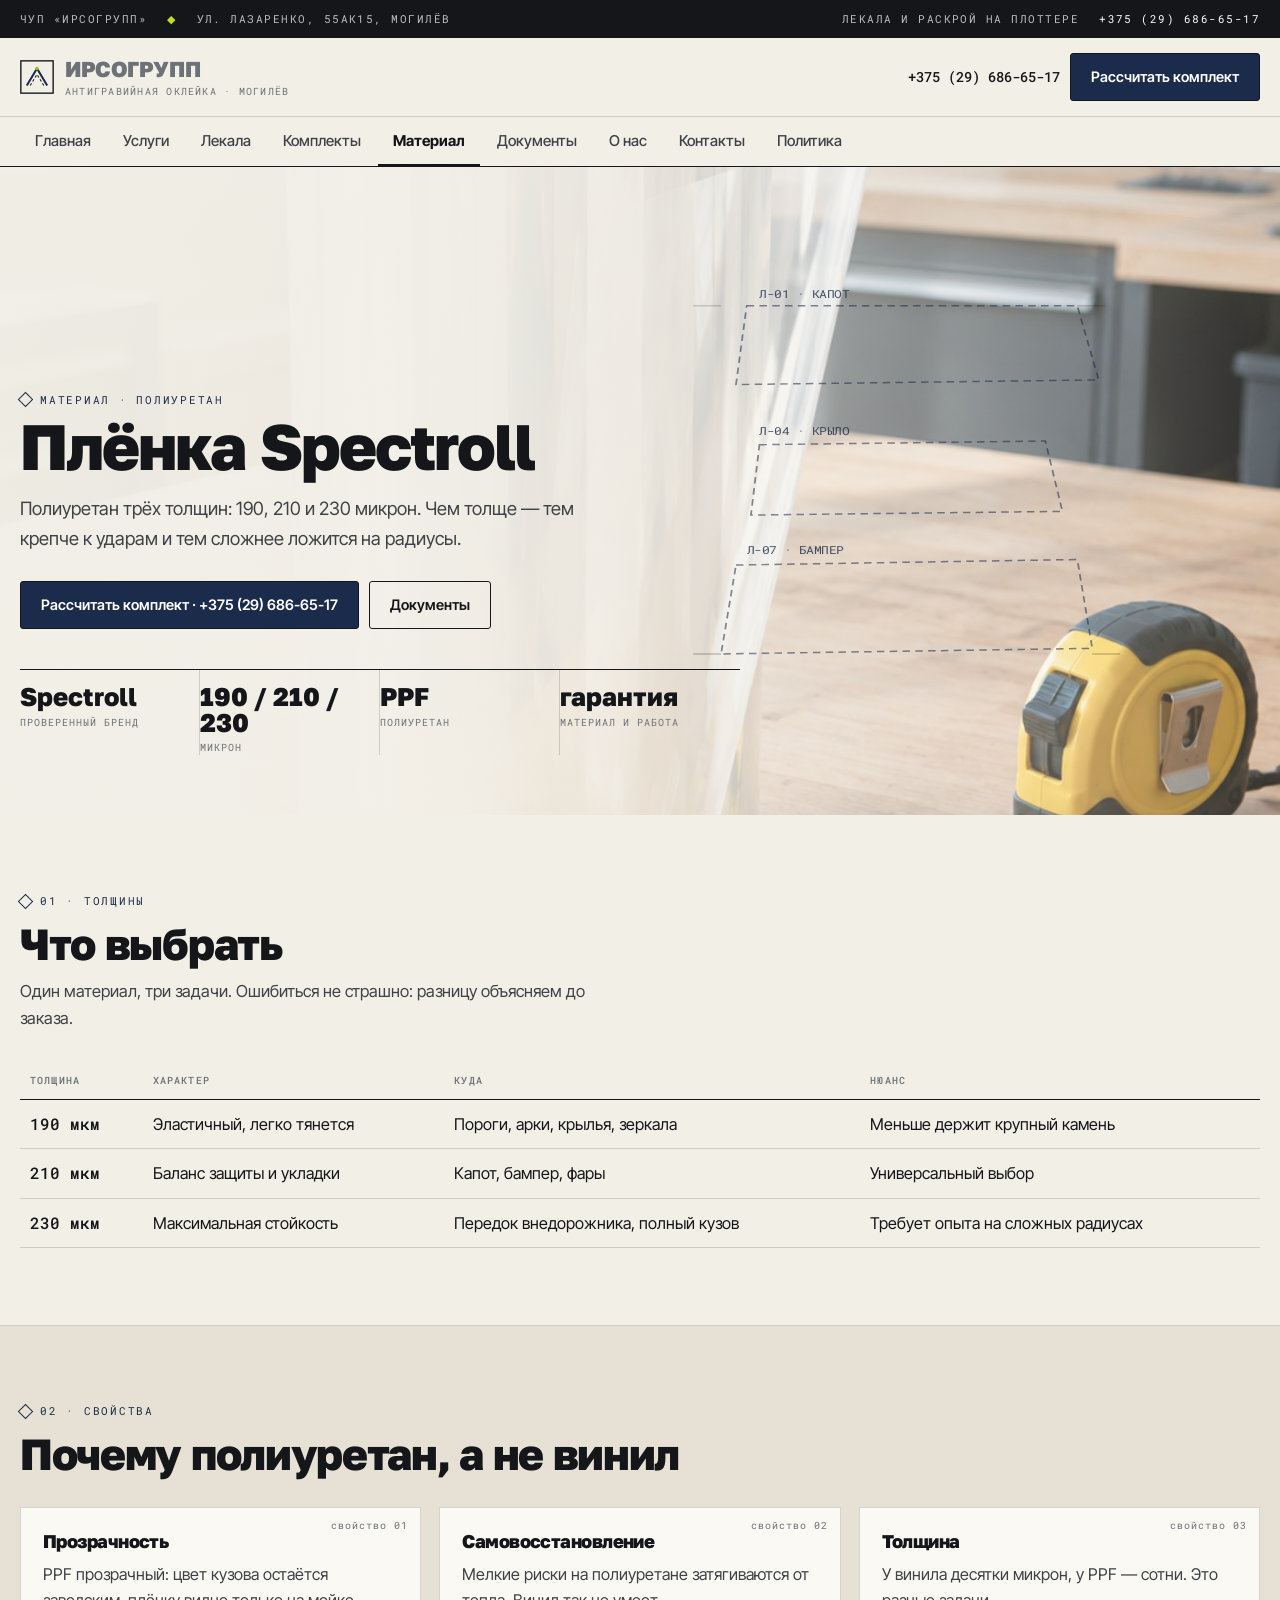
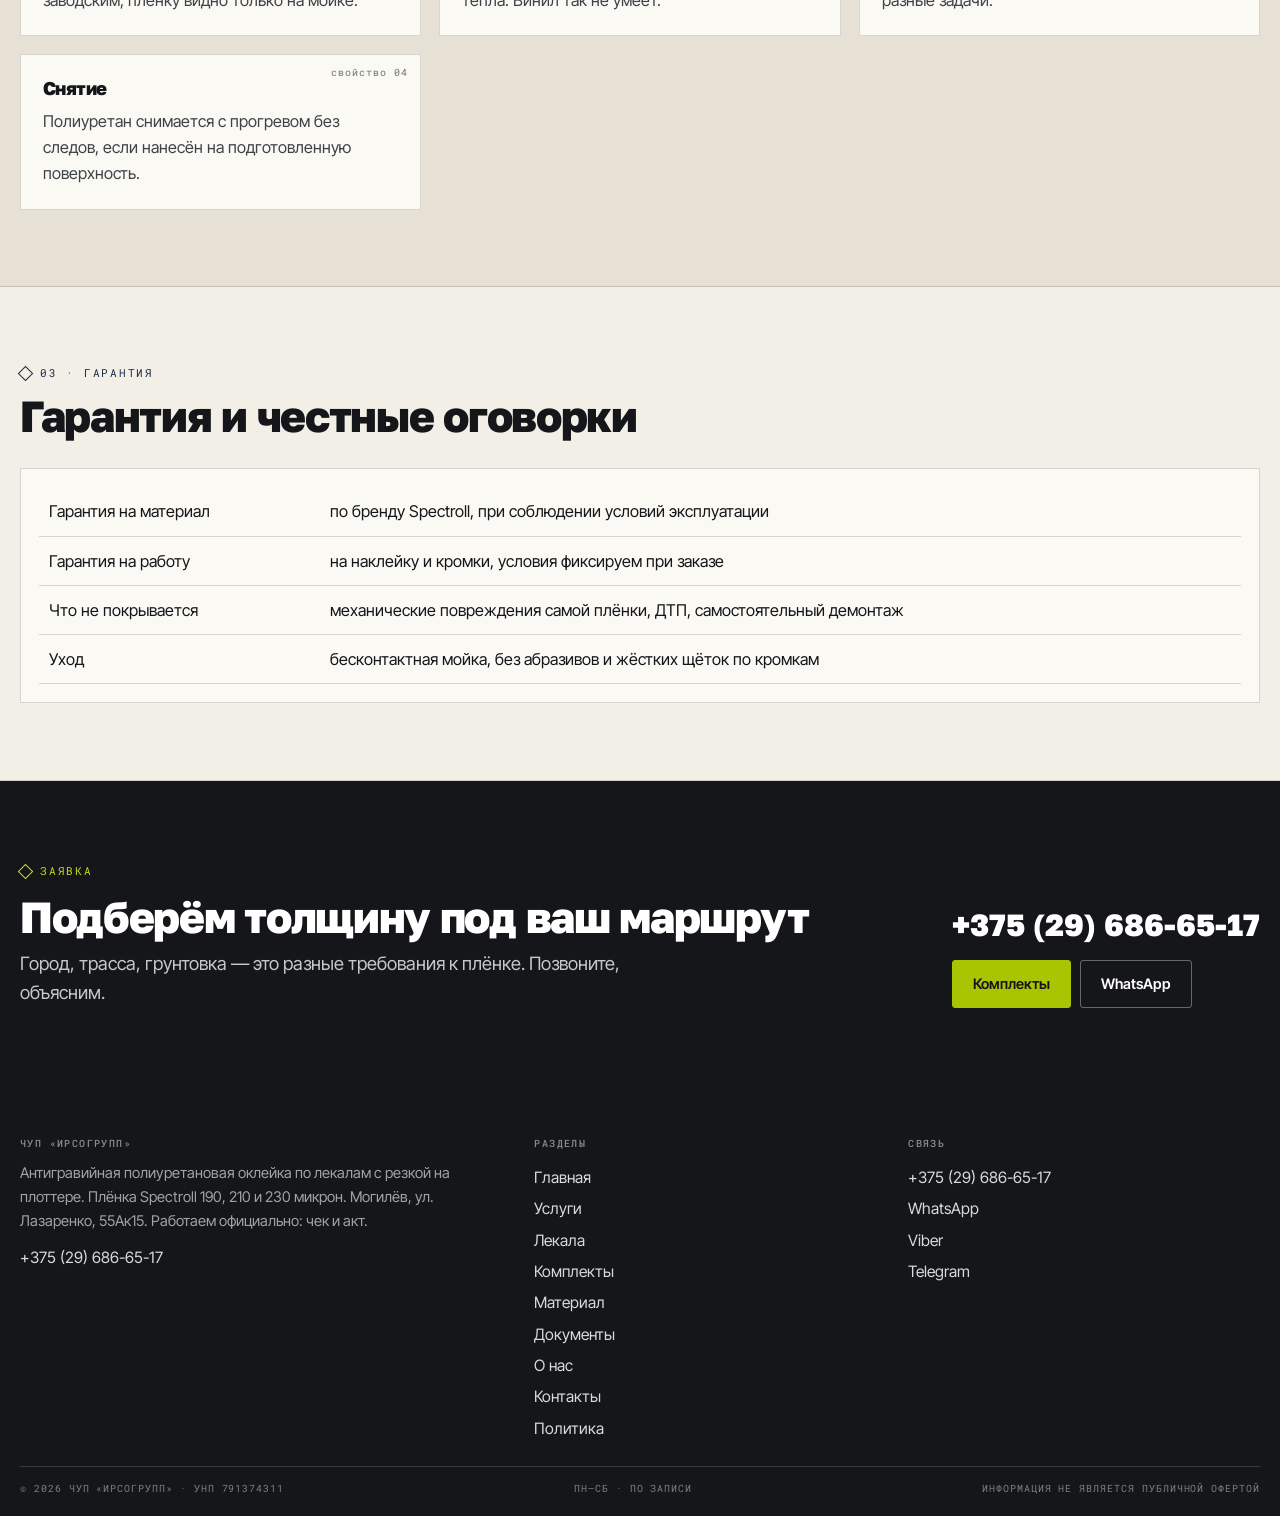
<file: material.html>
<!doctype html><html lang="ru"><head><meta charset="utf-8"><meta name="viewport" content="width=device-width, initial-scale=1"><title>Плёнка Spectroll 190, 210, 230 микрон — антигравийная оклейка в Могилёв</title><meta name="description" content="Антигравийная полиуретановая плёнка Spectroll: сравнение толщин 190/210/230 мкм, свойства PPF, гарантия на материал и работу. +375 (29) 686-65-17"><meta property="og:type" content="website"><meta property="og:title" content="Плёнка Spectroll 190, 210, 230 микрон — антигравийная оклейка в Могилёв"><meta property="og:description" content="Антигравийная полиуретановая плёнка Spectroll: сравнение толщин 190/210/230 мкм, свойства PPF, гарантия на материал и работу. +375 (29) 686-65-17"><meta property="og:locale" content="ru_BY"><style>
:root{--paper:#F2EFE7;--paper2:#E6E1D4;--card:#FBF9F4;--ink:#14161A;--ink2:#3E4348;--muted:#6C7278;
--line:#14161A;--hair:rgba(20,22,26,.16);--navy:#1B2B4B;--navy2:#2A4272;--lime:#A9C400;--lime2:#C4DC1E;
--f-d:'Golos Text',system-ui,sans-serif;--f-t:'Inter Tight',system-ui,sans-serif;--f-m:'Roboto Mono',monospace}
*{box-sizing:border-box}
html{-webkit-text-size-adjust:100%;font-size:18px;overflow-x:clip;background:var(--paper)}
body{margin:0;background:var(--paper);color:var(--ink);font-family:var(--f-t);font-size:16.5px;line-height:1.62;
-webkit-font-smoothing:antialiased;overflow-x:hidden}
img{max-width:100%;display:block}a{color:inherit;text-decoration:none}p{margin:0}
h1,h2,h3{font-family:var(--f-d);font-weight:800;margin:0;letter-spacing:-.03em;line-height:1.02;overflow-wrap:break-word}
h1{font-size:clamp(2.2rem,5vw,4.1rem)}h2{font-size:clamp(1.8rem,3.4vw,3rem)}h3{font-size:clamp(1.02rem,1.4vw,1.18rem);line-height:1.25}
.wrap{width:min(1240px,100% - 40px);margin-inline:auto}
.mono{font-family:var(--f-m);font-size:11px;letter-spacing:.16em;text-transform:uppercase;color:var(--muted)}
.topbar{background:var(--ink);color:rgba(255,255,255,.72);font-family:var(--f-m);font-size:10.5px;letter-spacing:.14em;text-transform:uppercase}
.hdr{position:sticky;top:0;z-index:60;background:var(--paper);border-bottom:1px solid var(--line)}
.logo b{font-family:var(--f-d);font-weight:800;font-size:1.2rem;letter-spacing:-.02em}
.btn{display:inline-flex;align-items:center;gap:8px;min-height:48px;padding:0 20px;border:1px solid var(--line);
background:var(--navy);color:#fff;font-weight:600;font-size:14.5px;border-radius:3px;cursor:pointer}
.btn--line{background:transparent;color:var(--ink)}
.hero{position:relative;min-height:clamp(520px,72vh,700px);overflow:hidden;display:flex;align-items:flex-end;background:#DED9CC}
.hero::after{content:"";position:absolute;inset:0;background:linear-gradient(92deg,rgba(242,239,231,.98) 0%,rgba(242,239,231,.95) 38%,rgba(242,239,231,.55) 62%,rgba(242,239,231,.18) 100%)}
.hero__in{position:relative;z-index:3;padding-block:clamp(30px,5vw,60px);width:100%}
.hero h1{max-width:17ch}
@media (max-width:900px){.topbar{display:none}.hero::after{background:linear-gradient(180deg,rgba(242,239,231,.97) 0%,rgba(242,239,231,.92) 55%,rgba(242,239,231,.55) 100%)}}
</style><link rel="stylesheet" href="assets/css/site.v1.css"><link rel="icon" href="assets/img/favicon.svg" type="image/svg+xml"><link rel="preconnect" href="https://fonts.googleapis.com"><link rel="preconnect" href="https://fonts.gstatic.com" crossorigin><link href="https://fonts.googleapis.com/css2?family=Golos+Text:wght@400;500;600;700;800&family=Inter+Tight:wght@400;500;600&family=Roboto+Mono:wght@400;500&display=swap" rel="stylesheet"></head><body><div class="topbar"><div class="wrap topbar__in"><span>ЧУП «ИрсоГрупп»</span><span class="dot">◆</span><span>ул. Лазаренко, 55Ак15, Могилёв</span><span class="topbar__sp"></span><span>Лекала и раскрой на плоттере</span><a href="tel:+375296866517">+375 (29) 686-65-17</a></div></div><header class="hdr"><div class="wrap hdr__in"><a class="logo" href="index.html"><svg class="logo__m" viewBox="0 0 40 40" aria-hidden="true"><rect x="1" y="1" width="38" height="38" fill="none" stroke="#14161A" stroke-width="1.6"/><path d="M8 30 L20 10 L32 30" fill="none" stroke="#1B2B4B" stroke-width="2.4"/><path d="M12 30 L20 17 L28 30" fill="none" stroke="#14161A" stroke-width="1.2" stroke-dasharray="3 2.5"/><circle cx="20" cy="10" r="2" fill="#A9C400"/></svg><span><b>ИрсоГрупп</b><span>антигравийная оклейка · Могилёв</span></span></a><span class="hdr__sp"></span><div class="hdr__act"><a class="hdr__tel" href="tel:+375296866517">+375 (29) 686-65-17</a><a class="btn" href="kontakty.html#zayavka">Рассчитать комплект</a><button class="burger" id="burger" aria-label="Меню" aria-expanded="false"><span></span><span></span><span></span></button></div></div><div class="strip"><div class="wrap"><nav class="strip__in" aria-label="Страницы сайта"><a href="index.html">Главная</a><a href="uslugi.html">Услуги</a><a href="lecala.html">Лекала</a><a href="komplekty.html">Комплекты</a><a href="material.html" aria-current="page">Материал</a><a href="kasko.html">Документы</a><a href="o-kompanii.html">О нас</a><a href="kontakty.html">Контакты</a><a href="politika.html">Политика</a></nav></div></div></header><main><section class="hero"><div class="hero__bg"><img src="assets/img/roll.jpg" alt="ЧУП «ИрсоГрупп»: антигравийная оклейка автомобиля, Могилёв"></div><div class="hero__pat"><svg viewBox="0 0 1200 700" preserveAspectRatio="none" aria-hidden="true"><g stroke="#1B2B4B" stroke-width="1.6" stroke-dasharray="7 5" fill="none" opacity=".55"><path d="M700 150 L1010 150 L1030 230 L690 235 Z"/><path d="M712 300 L980 296 L996 372 L704 376 Z"/><path d="M690 430 L1010 424 L1024 520 L676 526 Z"/></g><g font-family="Roboto Mono, monospace" font-size="12" fill="#1B2B4B" opacity=".8"><text x="712" y="142">Л-01 · КАПОТ</text><text x="712" y="290">Л-04 · КРЫЛО</text><text x="700" y="418">Л-07 · БАМПЕР</text></g><g stroke="#14161A" stroke-width="1" opacity=".35"><path d="M676 150 h-26 M676 526 h-26 M1010 150 h26 M1024 526 h26"/></g></svg></div><div class="hero__in"><div class="wrap"><span class="kick">Материал · полиуретан</span><h1>Плёнка Spectroll</h1><p class="lead hero__lead">Полиуретан трёх толщин: 190, 210 и 230 микрон. Чем толще — тем крепче к ударам и тем сложнее ложится на радиусы.</p><div class="hero__cta"><a class="btn" href="tel:+375296866517">Рассчитать комплект · +375 (29) 686-65-17</a><a class="btn btn--line" href="kasko.html">Документы</a></div><div class="hero__figs"><div><b>Spectroll</b><span>проверенный бренд</span></div><div><b>190 / 210 / 230</b><span>микрон</span></div><div><b>PPF</b><span>полиуретан</span></div><div><b>гарантия</b><span>материал и работа</span></div></div></div></div></section><section class="band "><div class="wrap"><div><div class="sect__head"><span class="kick">01 · толщины</span><h2>Что выбрать</h2><p>Один материал, три задачи. Ошибиться не страшно: разницу объясняем до заказа.</p></div><table class="spec"><thead><tr><th>Толщина</th><th>Характер</th><th>Куда</th><th>Нюанс</th></tr></thead><tbody><tr><td><b>190 мкм</b></td><td>Эластичный, легко тянется</td><td>Пороги, арки, крылья, зеркала</td><td>Меньше держит крупный камень</td></tr><tr><td><b>210 мкм</b></td><td>Баланс защиты и укладки</td><td>Капот, бампер, фары</td><td>Универсальный выбор</td></tr><tr><td><b>230 мкм</b></td><td>Максимальная стойкость</td><td>Передок внедорожника, полный кузов</td><td>Требует опыта на сложных радиусах</td></tr></tbody></table></div></div></section><section class="band band--alt"><div class="wrap"><div><div class="sect__head"><span class="kick">02 · свойства</span><h2>Почему полиуретан, а не винил</h2></div><div class="cards "><div class="card"><span class="card__code">свойство 01</span><h3>Прозрачность</h3><p>PPF прозрачный: цвет кузова остаётся заводским, плёнку видно только на мойке.</p></div><div class="card"><span class="card__code">свойство 02</span><h3>Самовосстановление</h3><p>Мелкие риски на полиуретане затягиваются от тепла. Винил так не умеет.</p></div><div class="card"><span class="card__code">свойство 03</span><h3>Толщина</h3><p>У винила десятки микрон, у PPF — сотни. Это разные задачи.</p></div><div class="card"><span class="card__code">свойство 04</span><h3>Снятие</h3><p>Полиуретан снимается с прогревом без следов, если нанесён на подготовленную поверхность.</p></div></div></div></div></section><section class="band "><div class="wrap"><div><div class="sect__head"><span class="kick">03 · гарантия</span><h2>Гарантия и честные оговорки</h2></div><div class="spec" style="border:1px solid var(--hair);background:var(--card);padding:18px"><table class="spec" style="border:0"><tbody><tr><td>Гарантия на материал</td><td>по бренду Spectroll, при соблюдении условий эксплуатации</td></tr><tr><td>Гарантия на работу</td><td>на наклейку и кромки, условия фиксируем при заказе</td></tr><tr><td>Что не покрывается</td><td>механические повреждения самой плёнки, ДТП, самостоятельный демонтаж</td></tr><tr><td>Уход</td><td>бесконтактная мойка, без абразивов и жёстких щёток по кромкам</td></tr></tbody></table></div></div></div></section><section class="band band--ink"><div class="wrap"><div class="cta"><div><span class="kick">заявка</span><h2 style="margin-top:10px">Подберём толщину под ваш маршрут</h2><p class="lead" style="margin-top:10px">Город, трасса, грунтовка — это разные требования к плёнке. Позвоните, объясним.</p></div><div><a class="cta__tel" href="tel:+375296866517">+375 (29) 686-65-17</a><div class="cta__b"><a class="btn" href="komplekty.html">Комплекты</a><a class="btn btn--line" href="https://wa.me/375296866517">WhatsApp</a></div></div></div></div></section></main><footer class="foot"><div class="wrap"><div class="foot__in"><div><h4>ЧУП «ИрсоГрупп»</h4><p>Антигравийная полиуретановая оклейка по лекалам с резкой на плоттере. Плёнка Spectroll 190, 210 и 230 микрон. Могилёв, ул. Лазаренко, 55Ак15. Работаем официально: чек и акт.</p><p style="margin-top:8px"><a href="tel:+375296866517">+375 (29) 686-65-17</a></p></div><div><h4>Разделы</h4><a href="index.html">Главная</a><a href="uslugi.html">Услуги</a><a href="lecala.html">Лекала</a><a href="komplekty.html">Комплекты</a><a href="material.html">Материал</a><a href="kasko.html">Документы</a><a href="o-kompanii.html">О нас</a><a href="kontakty.html">Контакты</a><a href="politika.html">Политика</a></div><div><h4>Связь</h4><a href="tel:+375296866517">+375 (29) 686-65-17</a><a href="https://wa.me/375296866517">WhatsApp</a><a href="viber://chat?number=%2B375296866517">Viber</a><a href="https://t.me/+375296866517">Telegram</a></div></div><div class="foot__low"><span>© 2026 ЧУП «ИрсоГрупп» · УНП 791374311</span><span>Пн–Сб · по записи</span><span>Информация не является публичной офертой</span></div></div></footer><div class="fbar"><a href="tel:+375296866517">Позвонить</a><a href="https://wa.me/375296866517">WhatsApp</a><a href="viber://chat?number=%2B375296866517">Viber</a><a href="https://t.me/+375296866517">Telegram</a></div><div class="drawer" id="drawer" aria-hidden="true" role="dialog" aria-label="Меню"><div class="drawer__top"><span class="mono">Меню</span><button class="drawer__close" id="drawerClose" aria-label="Закрыть">✕</button></div><nav><a href="index.html">Главная</a><a href="uslugi.html">Услуги</a><a href="lecala.html">Лекала</a><a href="komplekty.html">Комплекты</a><a href="material.html" aria-current="page">Материал</a><a href="kasko.html">Документы</a><a href="o-kompanii.html">О нас</a><a href="kontakty.html">Контакты</a><a href="politika.html">Политика</a><a href="politika.html">Политика</a></nav><div class="drawer__foot"><a class="btn btn--lime" href="tel:+375296866517">+375 (29) 686-65-17</a><a class="btn btn--line" href="https://wa.me/375296866517">WhatsApp</a></div></div><script src="assets/js/main.v1.js"></script></body></html>
</file>
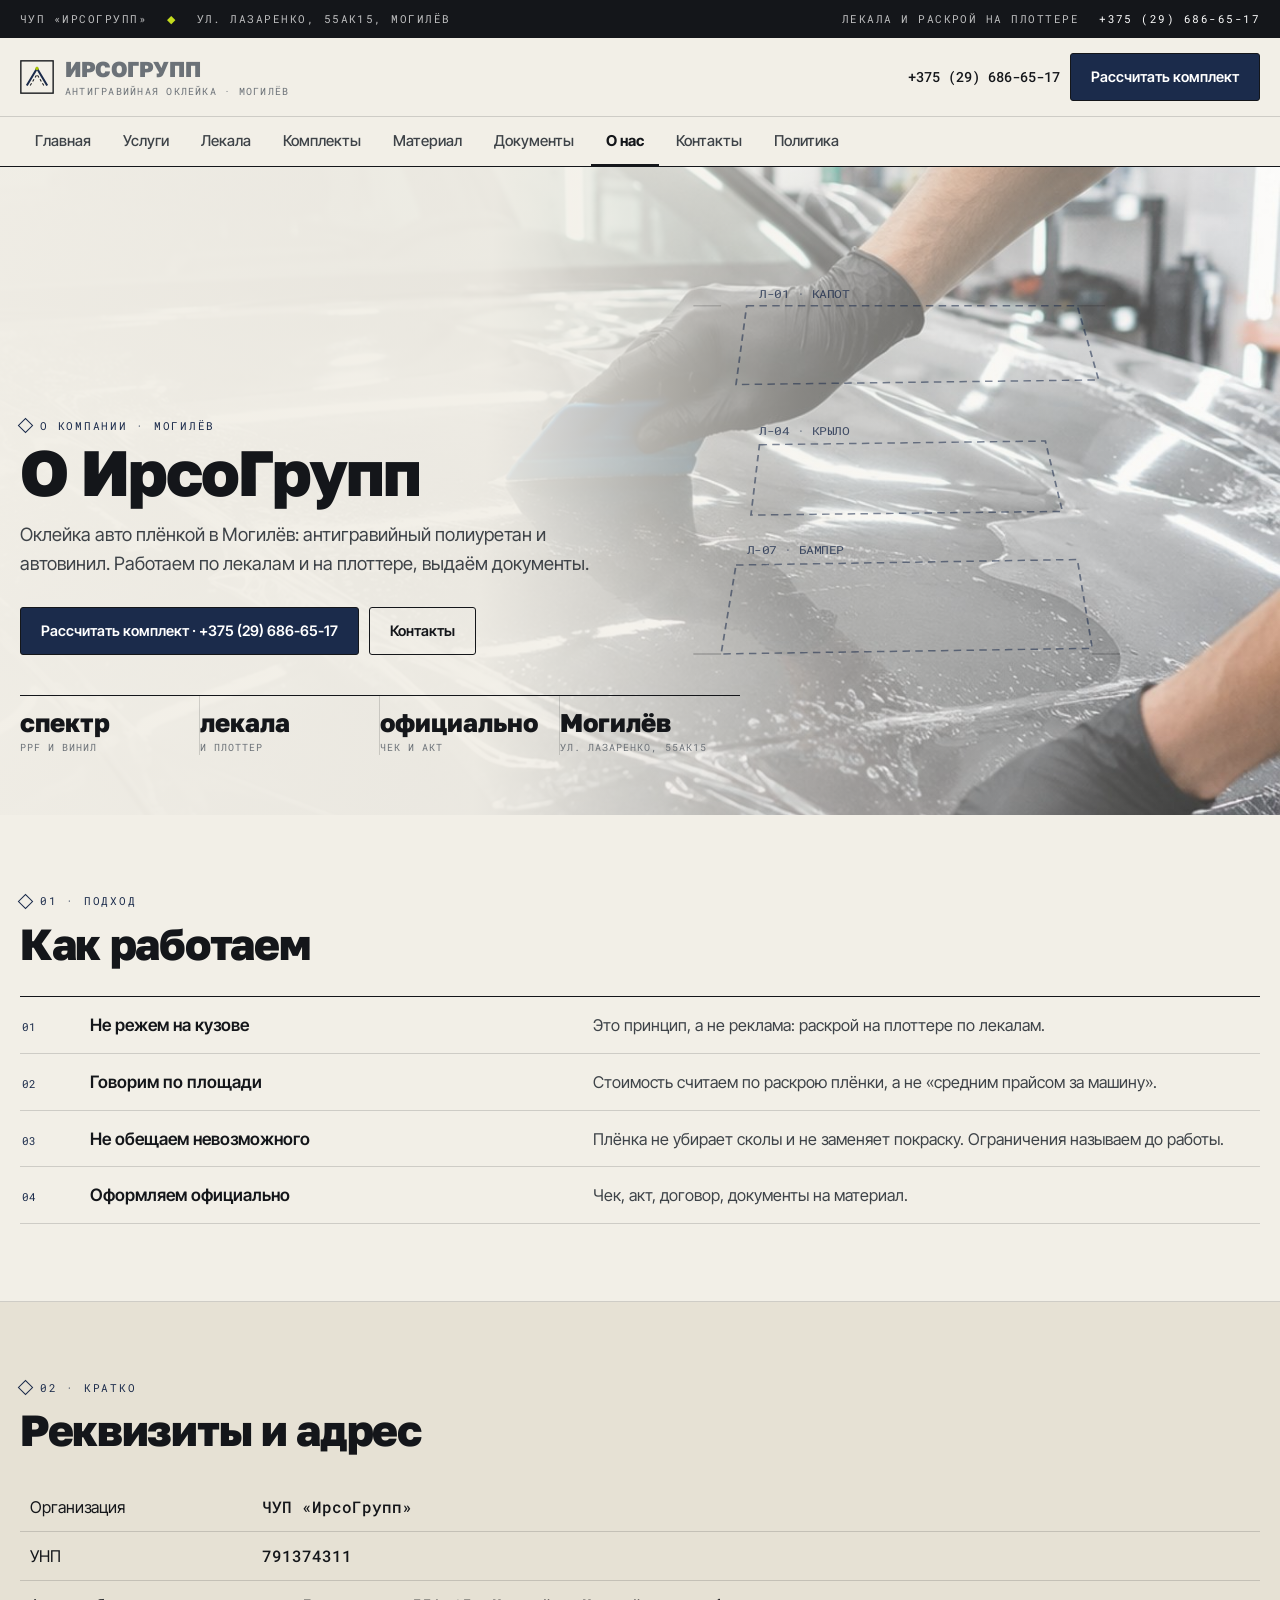
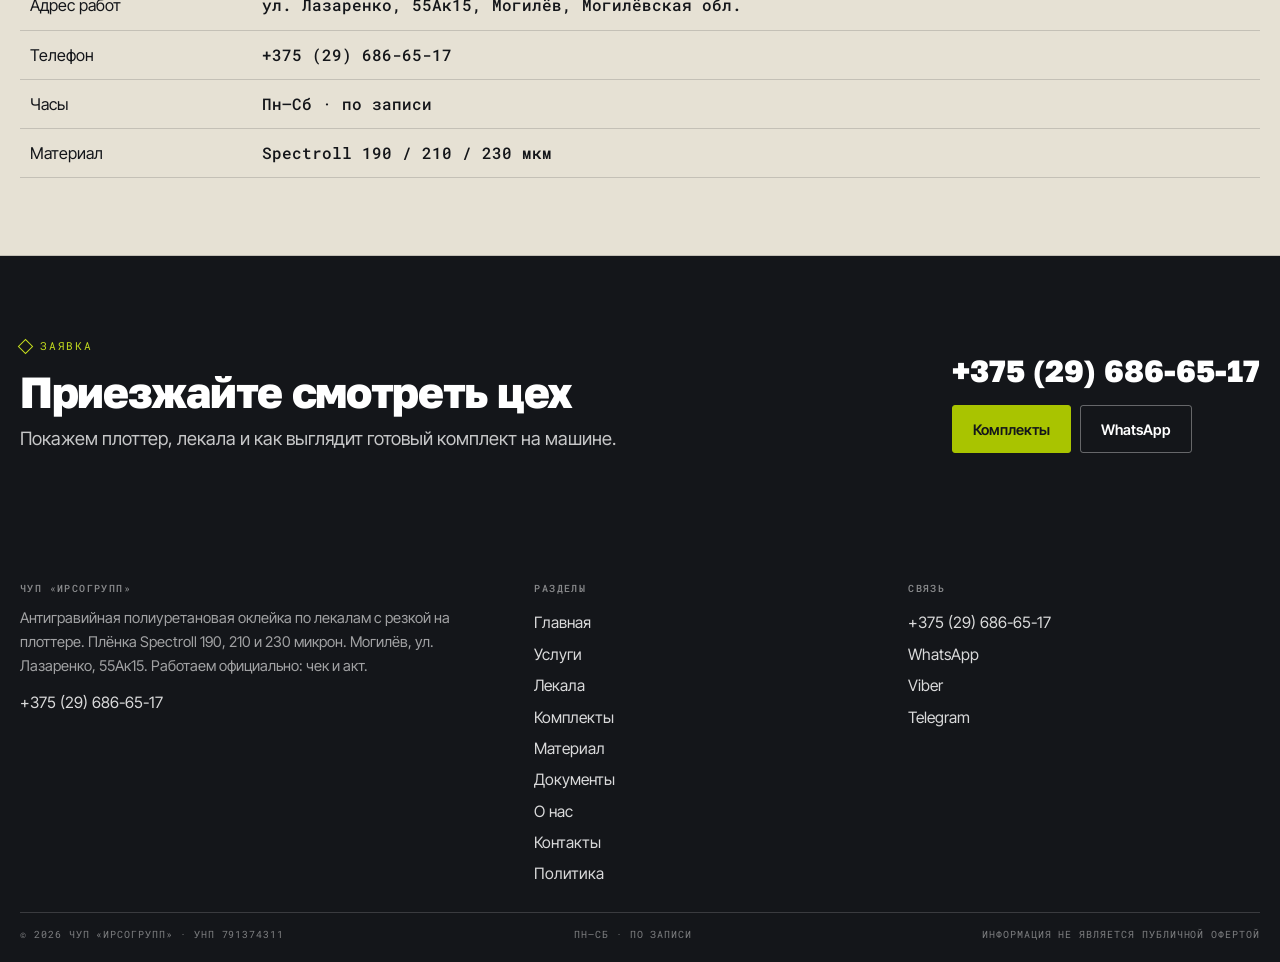
<file: o-kompanii.html>
<!doctype html><html lang="ru"><head><meta charset="utf-8"><meta name="viewport" content="width=device-width, initial-scale=1"><title>О компании ЧУП «ИрсоГрупп» — оклейка авто плёнкой в Могилёв</title><meta name="description" content="ЧУП «ИрсоГрупп», УНП 791374311: антигравийная оклейка по лекалам и автовинил в Могилёв, ул. Лазаренко, 55Ак15. +375 (29) 686-65-17"><meta property="og:type" content="website"><meta property="og:title" content="О компании ЧУП «ИрсоГрупп» — оклейка авто плёнкой в Могилёв"><meta property="og:description" content="ЧУП «ИрсоГрупп», УНП 791374311: антигравийная оклейка по лекалам и автовинил в Могилёв, ул. Лазаренко, 55Ак15. +375 (29) 686-65-17"><meta property="og:locale" content="ru_BY"><style>
:root{--paper:#F2EFE7;--paper2:#E6E1D4;--card:#FBF9F4;--ink:#14161A;--ink2:#3E4348;--muted:#6C7278;
--line:#14161A;--hair:rgba(20,22,26,.16);--navy:#1B2B4B;--navy2:#2A4272;--lime:#A9C400;--lime2:#C4DC1E;
--f-d:'Golos Text',system-ui,sans-serif;--f-t:'Inter Tight',system-ui,sans-serif;--f-m:'Roboto Mono',monospace}
*{box-sizing:border-box}
html{-webkit-text-size-adjust:100%;font-size:18px;overflow-x:clip;background:var(--paper)}
body{margin:0;background:var(--paper);color:var(--ink);font-family:var(--f-t);font-size:16.5px;line-height:1.62;
-webkit-font-smoothing:antialiased;overflow-x:hidden}
img{max-width:100%;display:block}a{color:inherit;text-decoration:none}p{margin:0}
h1,h2,h3{font-family:var(--f-d);font-weight:800;margin:0;letter-spacing:-.03em;line-height:1.02;overflow-wrap:break-word}
h1{font-size:clamp(2.2rem,5vw,4.1rem)}h2{font-size:clamp(1.8rem,3.4vw,3rem)}h3{font-size:clamp(1.02rem,1.4vw,1.18rem);line-height:1.25}
.wrap{width:min(1240px,100% - 40px);margin-inline:auto}
.mono{font-family:var(--f-m);font-size:11px;letter-spacing:.16em;text-transform:uppercase;color:var(--muted)}
.topbar{background:var(--ink);color:rgba(255,255,255,.72);font-family:var(--f-m);font-size:10.5px;letter-spacing:.14em;text-transform:uppercase}
.hdr{position:sticky;top:0;z-index:60;background:var(--paper);border-bottom:1px solid var(--line)}
.logo b{font-family:var(--f-d);font-weight:800;font-size:1.2rem;letter-spacing:-.02em}
.btn{display:inline-flex;align-items:center;gap:8px;min-height:48px;padding:0 20px;border:1px solid var(--line);
background:var(--navy);color:#fff;font-weight:600;font-size:14.5px;border-radius:3px;cursor:pointer}
.btn--line{background:transparent;color:var(--ink)}
.hero{position:relative;min-height:clamp(520px,72vh,700px);overflow:hidden;display:flex;align-items:flex-end;background:#DED9CC}
.hero::after{content:"";position:absolute;inset:0;background:linear-gradient(92deg,rgba(242,239,231,.98) 0%,rgba(242,239,231,.95) 38%,rgba(242,239,231,.55) 62%,rgba(242,239,231,.18) 100%)}
.hero__in{position:relative;z-index:3;padding-block:clamp(30px,5vw,60px);width:100%}
.hero h1{max-width:17ch}
@media (max-width:900px){.topbar{display:none}.hero::after{background:linear-gradient(180deg,rgba(242,239,231,.97) 0%,rgba(242,239,231,.92) 55%,rgba(242,239,231,.55) 100%)}}
</style><link rel="stylesheet" href="assets/css/site.v1.css"><link rel="icon" href="assets/img/favicon.svg" type="image/svg+xml"><link rel="preconnect" href="https://fonts.googleapis.com"><link rel="preconnect" href="https://fonts.gstatic.com" crossorigin><link href="https://fonts.googleapis.com/css2?family=Golos+Text:wght@400;500;600;700;800&family=Inter+Tight:wght@400;500;600&family=Roboto+Mono:wght@400;500&display=swap" rel="stylesheet"></head><body><div class="topbar"><div class="wrap topbar__in"><span>ЧУП «ИрсоГрупп»</span><span class="dot">◆</span><span>ул. Лазаренко, 55Ак15, Могилёв</span><span class="topbar__sp"></span><span>Лекала и раскрой на плоттере</span><a href="tel:+375296866517">+375 (29) 686-65-17</a></div></div><header class="hdr"><div class="wrap hdr__in"><a class="logo" href="index.html"><svg class="logo__m" viewBox="0 0 40 40" aria-hidden="true"><rect x="1" y="1" width="38" height="38" fill="none" stroke="#14161A" stroke-width="1.6"/><path d="M8 30 L20 10 L32 30" fill="none" stroke="#1B2B4B" stroke-width="2.4"/><path d="M12 30 L20 17 L28 30" fill="none" stroke="#14161A" stroke-width="1.2" stroke-dasharray="3 2.5"/><circle cx="20" cy="10" r="2" fill="#A9C400"/></svg><span><b>ИрсоГрупп</b><span>антигравийная оклейка · Могилёв</span></span></a><span class="hdr__sp"></span><div class="hdr__act"><a class="hdr__tel" href="tel:+375296866517">+375 (29) 686-65-17</a><a class="btn" href="kontakty.html#zayavka">Рассчитать комплект</a><button class="burger" id="burger" aria-label="Меню" aria-expanded="false"><span></span><span></span><span></span></button></div></div><div class="strip"><div class="wrap"><nav class="strip__in" aria-label="Страницы сайта"><a href="index.html">Главная</a><a href="uslugi.html">Услуги</a><a href="lecala.html">Лекала</a><a href="komplekty.html">Комплекты</a><a href="material.html">Материал</a><a href="kasko.html">Документы</a><a href="o-kompanii.html" aria-current="page">О нас</a><a href="kontakty.html">Контакты</a><a href="politika.html">Политика</a></nav></div></div></header><main><section class="hero"><div class="hero__bg"><img src="assets/img/workshop.jpg" alt="ЧУП «ИрсоГрупп»: антигравийная оклейка автомобиля, Могилёв"></div><div class="hero__pat"><svg viewBox="0 0 1200 700" preserveAspectRatio="none" aria-hidden="true"><g stroke="#1B2B4B" stroke-width="1.6" stroke-dasharray="7 5" fill="none" opacity=".55"><path d="M700 150 L1010 150 L1030 230 L690 235 Z"/><path d="M712 300 L980 296 L996 372 L704 376 Z"/><path d="M690 430 L1010 424 L1024 520 L676 526 Z"/></g><g font-family="Roboto Mono, monospace" font-size="12" fill="#1B2B4B" opacity=".8"><text x="712" y="142">Л-01 · КАПОТ</text><text x="712" y="290">Л-04 · КРЫЛО</text><text x="700" y="418">Л-07 · БАМПЕР</text></g><g stroke="#14161A" stroke-width="1" opacity=".35"><path d="M676 150 h-26 M676 526 h-26 M1010 150 h26 M1024 526 h26"/></g></svg></div><div class="hero__in"><div class="wrap"><span class="kick">О компании · Могилёв</span><h1>О ИрсоГрупп</h1><p class="lead hero__lead">Оклейка авто плёнкой в Могилёв: антигравийный полиуретан и автовинил. Работаем по лекалам и на плоттере, выдаём документы.</p><div class="hero__cta"><a class="btn" href="tel:+375296866517">Рассчитать комплект · +375 (29) 686-65-17</a><a class="btn btn--line" href="kontakty.html">Контакты</a></div><div class="hero__figs"><div><b>спектр</b><span>PPF и винил</span></div><div><b>лекала</b><span>и плоттер</span></div><div><b>официально</b><span>чек и акт</span></div><div><b>Могилёв</b><span>ул. Лазаренко, 55Ак15</span></div></div></div></div></section><section class="band "><div class="wrap"><div><div class="sect__head"><span class="kick">01 · подход</span><h2>Как работаем</h2></div><div class="steps"><div class="step"><i>01</i><b>Не режем на кузове</b><span>Это принцип, а не реклама: раскрой на плоттере по лекалам.</span></div><div class="step"><i>02</i><b>Говорим по площади</b><span>Стоимость считаем по раскрою плёнки, а не «средним прайсом за машину».</span></div><div class="step"><i>03</i><b>Не обещаем невозможного</b><span>Плёнка не убирает сколы и не заменяет покраску. Ограничения называем до работы.</span></div><div class="step"><i>04</i><b>Оформляем официально</b><span>Чек, акт, договор, документы на материал.</span></div></div></div></div></section><section class="band band--alt"><div class="wrap"><div><div class="sect__head"><span class="kick">02 · кратко</span><h2>Реквизиты и адрес</h2></div><table class="spec"><tbody><tr><td>Организация</td><td><b>ЧУП «ИрсоГрупп»</b></td></tr><tr><td>УНП</td><td><b>791374311</b></td></tr><tr><td>Адрес работ</td><td><b>ул. Лазаренко, 55Ак15, Могилёв, Могилёвская обл.</b></td></tr><tr><td>Телефон</td><td><b>+375 (29) 686-65-17</b></td></tr><tr><td>Часы</td><td><b>Пн–Сб · по записи</b></td></tr><tr><td>Материал</td><td><b>Spectroll 190 / 210 / 230 мкм</b></td></tr></tbody></table></div></div></section><section class="band band--ink"><div class="wrap"><div class="cta"><div><span class="kick">заявка</span><h2 style="margin-top:10px">Приезжайте смотреть цех</h2><p class="lead" style="margin-top:10px">Покажем плоттер, лекала и как выглядит готовый комплект на машине.</p></div><div><a class="cta__tel" href="tel:+375296866517">+375 (29) 686-65-17</a><div class="cta__b"><a class="btn" href="komplekty.html">Комплекты</a><a class="btn btn--line" href="https://wa.me/375296866517">WhatsApp</a></div></div></div></div></section></main><footer class="foot"><div class="wrap"><div class="foot__in"><div><h4>ЧУП «ИрсоГрупп»</h4><p>Антигравийная полиуретановая оклейка по лекалам с резкой на плоттере. Плёнка Spectroll 190, 210 и 230 микрон. Могилёв, ул. Лазаренко, 55Ак15. Работаем официально: чек и акт.</p><p style="margin-top:8px"><a href="tel:+375296866517">+375 (29) 686-65-17</a></p></div><div><h4>Разделы</h4><a href="index.html">Главная</a><a href="uslugi.html">Услуги</a><a href="lecala.html">Лекала</a><a href="komplekty.html">Комплекты</a><a href="material.html">Материал</a><a href="kasko.html">Документы</a><a href="o-kompanii.html">О нас</a><a href="kontakty.html">Контакты</a><a href="politika.html">Политика</a></div><div><h4>Связь</h4><a href="tel:+375296866517">+375 (29) 686-65-17</a><a href="https://wa.me/375296866517">WhatsApp</a><a href="viber://chat?number=%2B375296866517">Viber</a><a href="https://t.me/+375296866517">Telegram</a></div></div><div class="foot__low"><span>© 2026 ЧУП «ИрсоГрупп» · УНП 791374311</span><span>Пн–Сб · по записи</span><span>Информация не является публичной офертой</span></div></div></footer><div class="fbar"><a href="tel:+375296866517">Позвонить</a><a href="https://wa.me/375296866517">WhatsApp</a><a href="viber://chat?number=%2B375296866517">Viber</a><a href="https://t.me/+375296866517">Telegram</a></div><div class="drawer" id="drawer" aria-hidden="true" role="dialog" aria-label="Меню"><div class="drawer__top"><span class="mono">Меню</span><button class="drawer__close" id="drawerClose" aria-label="Закрыть">✕</button></div><nav><a href="index.html">Главная</a><a href="uslugi.html">Услуги</a><a href="lecala.html">Лекала</a><a href="komplekty.html">Комплекты</a><a href="material.html">Материал</a><a href="kasko.html">Документы</a><a href="o-kompanii.html" aria-current="page">О нас</a><a href="kontakty.html">Контакты</a><a href="politika.html">Политика</a><a href="politika.html">Политика</a></nav><div class="drawer__foot"><a class="btn btn--lime" href="tel:+375296866517">+375 (29) 686-65-17</a><a class="btn btn--line" href="https://wa.me/375296866517">WhatsApp</a></div></div><script src="assets/js/main.v1.js"></script></body></html>
</file>
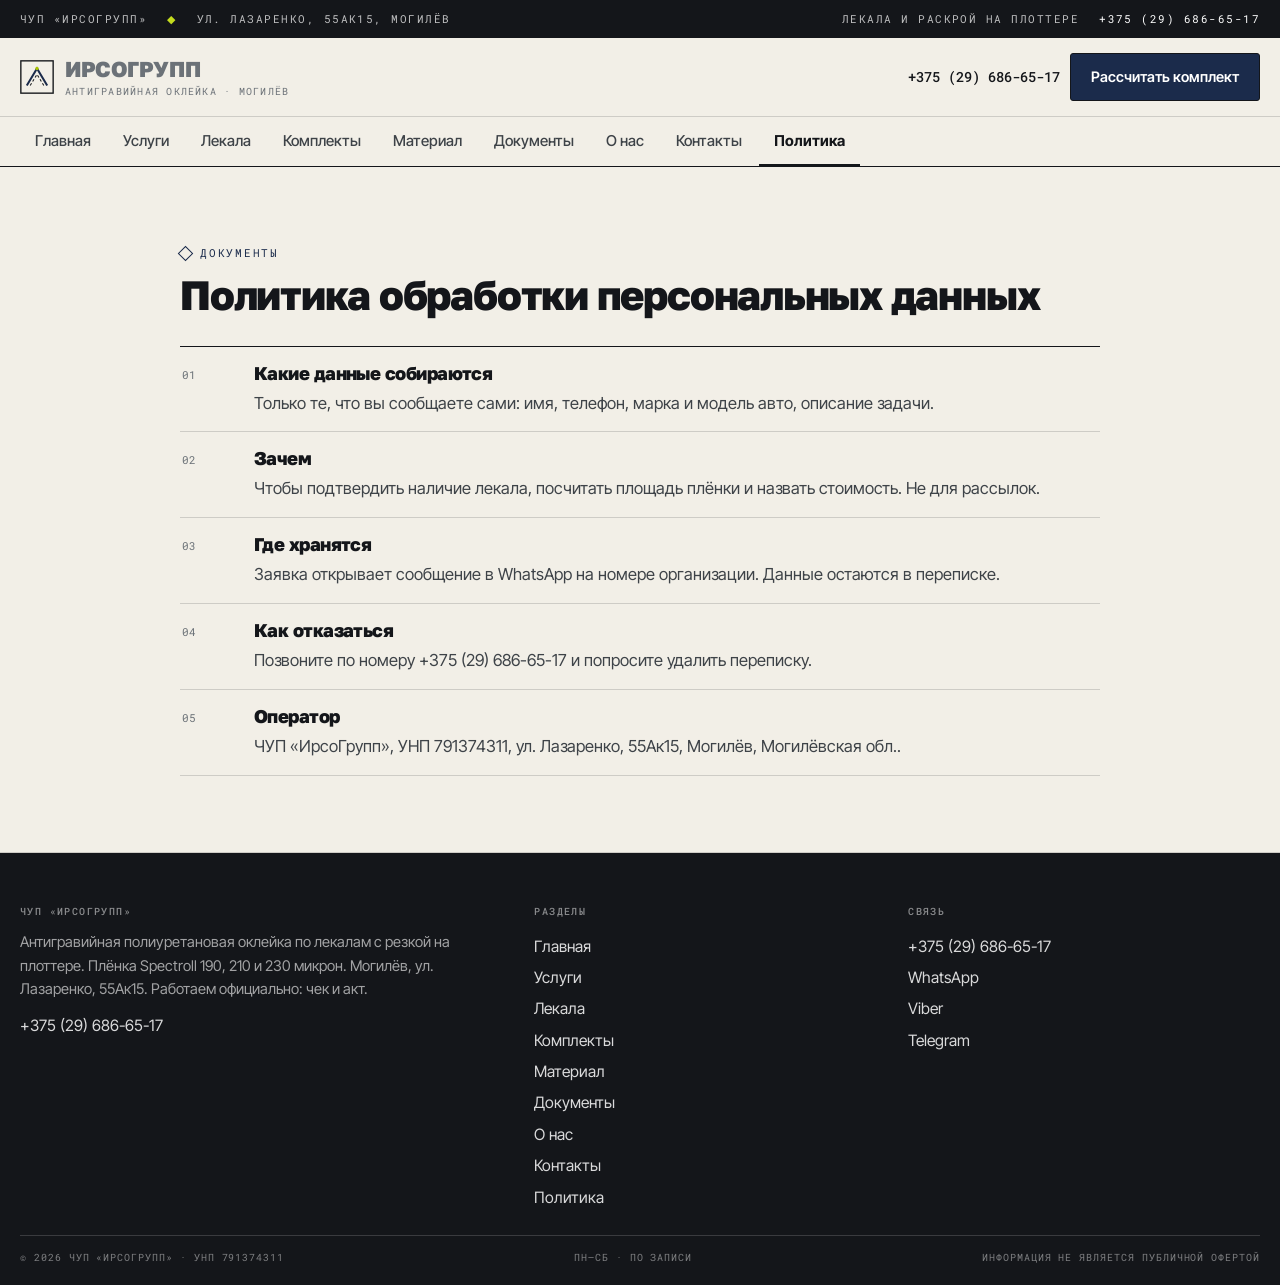
<file: politika.html>
<!doctype html><html lang="ru"><head><meta charset="utf-8"><meta name="viewport" content="width=device-width, initial-scale=1"><title>Политика обработки данных — ЧУП «ИрсоГрупп»</title><meta name="description" content="Политика обработки персональных данных сайта антигравийной оклейки ЧУП «ИрсоГрупп», Могилёв."><meta property="og:type" content="website"><meta property="og:title" content="Политика обработки данных — ЧУП «ИрсоГрупп»"><meta property="og:description" content="Политика обработки персональных данных сайта антигравийной оклейки ЧУП «ИрсоГрупп», Могилёв."><meta property="og:locale" content="ru_BY"><style>
:root{--paper:#F2EFE7;--paper2:#E6E1D4;--card:#FBF9F4;--ink:#14161A;--ink2:#3E4348;--muted:#6C7278;
--line:#14161A;--hair:rgba(20,22,26,.16);--navy:#1B2B4B;--navy2:#2A4272;--lime:#A9C400;--lime2:#C4DC1E;
--f-d:'Golos Text',system-ui,sans-serif;--f-t:'Inter Tight',system-ui,sans-serif;--f-m:'Roboto Mono',monospace}
*{box-sizing:border-box}
html{-webkit-text-size-adjust:100%;font-size:18px;overflow-x:clip;background:var(--paper)}
body{margin:0;background:var(--paper);color:var(--ink);font-family:var(--f-t);font-size:16.5px;line-height:1.62;
-webkit-font-smoothing:antialiased;overflow-x:hidden}
img{max-width:100%;display:block}a{color:inherit;text-decoration:none}p{margin:0}
h1,h2,h3{font-family:var(--f-d);font-weight:800;margin:0;letter-spacing:-.03em;line-height:1.02;overflow-wrap:break-word}
h1{font-size:clamp(2.2rem,5vw,4.1rem)}h2{font-size:clamp(1.8rem,3.4vw,3rem)}h3{font-size:clamp(1.02rem,1.4vw,1.18rem);line-height:1.25}
.wrap{width:min(1240px,100% - 40px);margin-inline:auto}
.mono{font-family:var(--f-m);font-size:11px;letter-spacing:.16em;text-transform:uppercase;color:var(--muted)}
.topbar{background:var(--ink);color:rgba(255,255,255,.72);font-family:var(--f-m);font-size:10.5px;letter-spacing:.14em;text-transform:uppercase}
.hdr{position:sticky;top:0;z-index:60;background:var(--paper);border-bottom:1px solid var(--line)}
.logo b{font-family:var(--f-d);font-weight:800;font-size:1.2rem;letter-spacing:-.02em}
.btn{display:inline-flex;align-items:center;gap:8px;min-height:48px;padding:0 20px;border:1px solid var(--line);
background:var(--navy);color:#fff;font-weight:600;font-size:14.5px;border-radius:3px;cursor:pointer}
.btn--line{background:transparent;color:var(--ink)}
.hero{position:relative;min-height:clamp(520px,72vh,700px);overflow:hidden;display:flex;align-items:flex-end;background:#DED9CC}
.hero::after{content:"";position:absolute;inset:0;background:linear-gradient(92deg,rgba(242,239,231,.98) 0%,rgba(242,239,231,.95) 38%,rgba(242,239,231,.55) 62%,rgba(242,239,231,.18) 100%)}
.hero__in{position:relative;z-index:3;padding-block:clamp(30px,5vw,60px);width:100%}
.hero h1{max-width:17ch}
@media (max-width:900px){.topbar{display:none}.hero::after{background:linear-gradient(180deg,rgba(242,239,231,.97) 0%,rgba(242,239,231,.92) 55%,rgba(242,239,231,.55) 100%)}}
</style><link rel="stylesheet" href="assets/css/site.v1.css"><link rel="icon" href="assets/img/favicon.svg" type="image/svg+xml"><link rel="preconnect" href="https://fonts.googleapis.com"><link rel="preconnect" href="https://fonts.gstatic.com" crossorigin><link href="https://fonts.googleapis.com/css2?family=Golos+Text:wght@400;500;600;700;800&family=Inter+Tight:wght@400;500;600&family=Roboto+Mono:wght@400;500&display=swap" rel="stylesheet"></head><body><div class="topbar"><div class="wrap topbar__in"><span>ЧУП «ИрсоГрупп»</span><span class="dot">◆</span><span>ул. Лазаренко, 55Ак15, Могилёв</span><span class="topbar__sp"></span><span>Лекала и раскрой на плоттере</span><a href="tel:+375296866517">+375 (29) 686-65-17</a></div></div><header class="hdr"><div class="wrap hdr__in"><a class="logo" href="index.html"><svg class="logo__m" viewBox="0 0 40 40" aria-hidden="true"><rect x="1" y="1" width="38" height="38" fill="none" stroke="#14161A" stroke-width="1.6"/><path d="M8 30 L20 10 L32 30" fill="none" stroke="#1B2B4B" stroke-width="2.4"/><path d="M12 30 L20 17 L28 30" fill="none" stroke="#14161A" stroke-width="1.2" stroke-dasharray="3 2.5"/><circle cx="20" cy="10" r="2" fill="#A9C400"/></svg><span><b>ИрсоГрупп</b><span>антигравийная оклейка · Могилёв</span></span></a><span class="hdr__sp"></span><div class="hdr__act"><a class="hdr__tel" href="tel:+375296866517">+375 (29) 686-65-17</a><a class="btn" href="kontakty.html#zayavka">Рассчитать комплект</a><button class="burger" id="burger" aria-label="Меню" aria-expanded="false"><span></span><span></span><span></span></button></div></div><div class="strip"><div class="wrap"><nav class="strip__in" aria-label="Страницы сайта"><a href="index.html">Главная</a><a href="uslugi.html">Услуги</a><a href="lecala.html">Лекала</a><a href="komplekty.html">Комплекты</a><a href="material.html">Материал</a><a href="kasko.html">Документы</a><a href="o-kompanii.html">О нас</a><a href="kontakty.html">Контакты</a><a href="politika.html" aria-current="page">Политика</a></nav></div></div></header><main><section class="band"><div class="wrap" style="max-width:920px"><div class="sect__head"><span class="kick">документы</span><h1 style="font-size:clamp(1.8rem,3.2vw,2.6rem)">Политика обработки персональных данных</h1></div><div class="rows"><div class="row"><div class="row__n">01</div><div><h3>Какие данные собираются</h3><p>Только те, что вы сообщаете сами: имя, телефон, марка и модель авто, описание задачи.</p></div></div><div class="row"><div class="row__n">02</div><div><h3>Зачем</h3><p>Чтобы подтвердить наличие лекала, посчитать площадь плёнки и назвать стоимость. Не для рассылок.</p></div></div><div class="row"><div class="row__n">03</div><div><h3>Где хранятся</h3><p>Заявка открывает сообщение в WhatsApp на номере организации. Данные остаются в переписке.</p></div></div><div class="row"><div class="row__n">04</div><div><h3>Как отказаться</h3><p>Позвоните по номеру +375 (29) 686-65-17 и попросите удалить переписку.</p></div></div><div class="row"><div class="row__n">05</div><div><h3>Оператор</h3><p>ЧУП «ИрсоГрупп», УНП 791374311, ул. Лазаренко, 55Ак15, Могилёв, Могилёвская обл..</p></div></div></div></div></section></main><footer class="foot"><div class="wrap"><div class="foot__in"><div><h4>ЧУП «ИрсоГрупп»</h4><p>Антигравийная полиуретановая оклейка по лекалам с резкой на плоттере. Плёнка Spectroll 190, 210 и 230 микрон. Могилёв, ул. Лазаренко, 55Ак15. Работаем официально: чек и акт.</p><p style="margin-top:8px"><a href="tel:+375296866517">+375 (29) 686-65-17</a></p></div><div><h4>Разделы</h4><a href="index.html">Главная</a><a href="uslugi.html">Услуги</a><a href="lecala.html">Лекала</a><a href="komplekty.html">Комплекты</a><a href="material.html">Материал</a><a href="kasko.html">Документы</a><a href="o-kompanii.html">О нас</a><a href="kontakty.html">Контакты</a><a href="politika.html">Политика</a></div><div><h4>Связь</h4><a href="tel:+375296866517">+375 (29) 686-65-17</a><a href="https://wa.me/375296866517">WhatsApp</a><a href="viber://chat?number=%2B375296866517">Viber</a><a href="https://t.me/+375296866517">Telegram</a></div></div><div class="foot__low"><span>© 2026 ЧУП «ИрсоГрупп» · УНП 791374311</span><span>Пн–Сб · по записи</span><span>Информация не является публичной офертой</span></div></div></footer><div class="fbar"><a href="tel:+375296866517">Позвонить</a><a href="https://wa.me/375296866517">WhatsApp</a><a href="viber://chat?number=%2B375296866517">Viber</a><a href="https://t.me/+375296866517">Telegram</a></div><div class="drawer" id="drawer" aria-hidden="true" role="dialog" aria-label="Меню"><div class="drawer__top"><span class="mono">Меню</span><button class="drawer__close" id="drawerClose" aria-label="Закрыть">✕</button></div><nav><a href="index.html">Главная</a><a href="uslugi.html">Услуги</a><a href="lecala.html">Лекала</a><a href="komplekty.html">Комплекты</a><a href="material.html">Материал</a><a href="kasko.html">Документы</a><a href="o-kompanii.html">О нас</a><a href="kontakty.html">Контакты</a><a href="politika.html" aria-current="page">Политика</a><a href="politika.html">Политика</a></nav><div class="drawer__foot"><a class="btn btn--lime" href="tel:+375296866517">+375 (29) 686-65-17</a><a class="btn btn--line" href="https://wa.me/375296866517">WhatsApp</a></div></div><script src="assets/js/main.v1.js"></script></body></html>
</file>
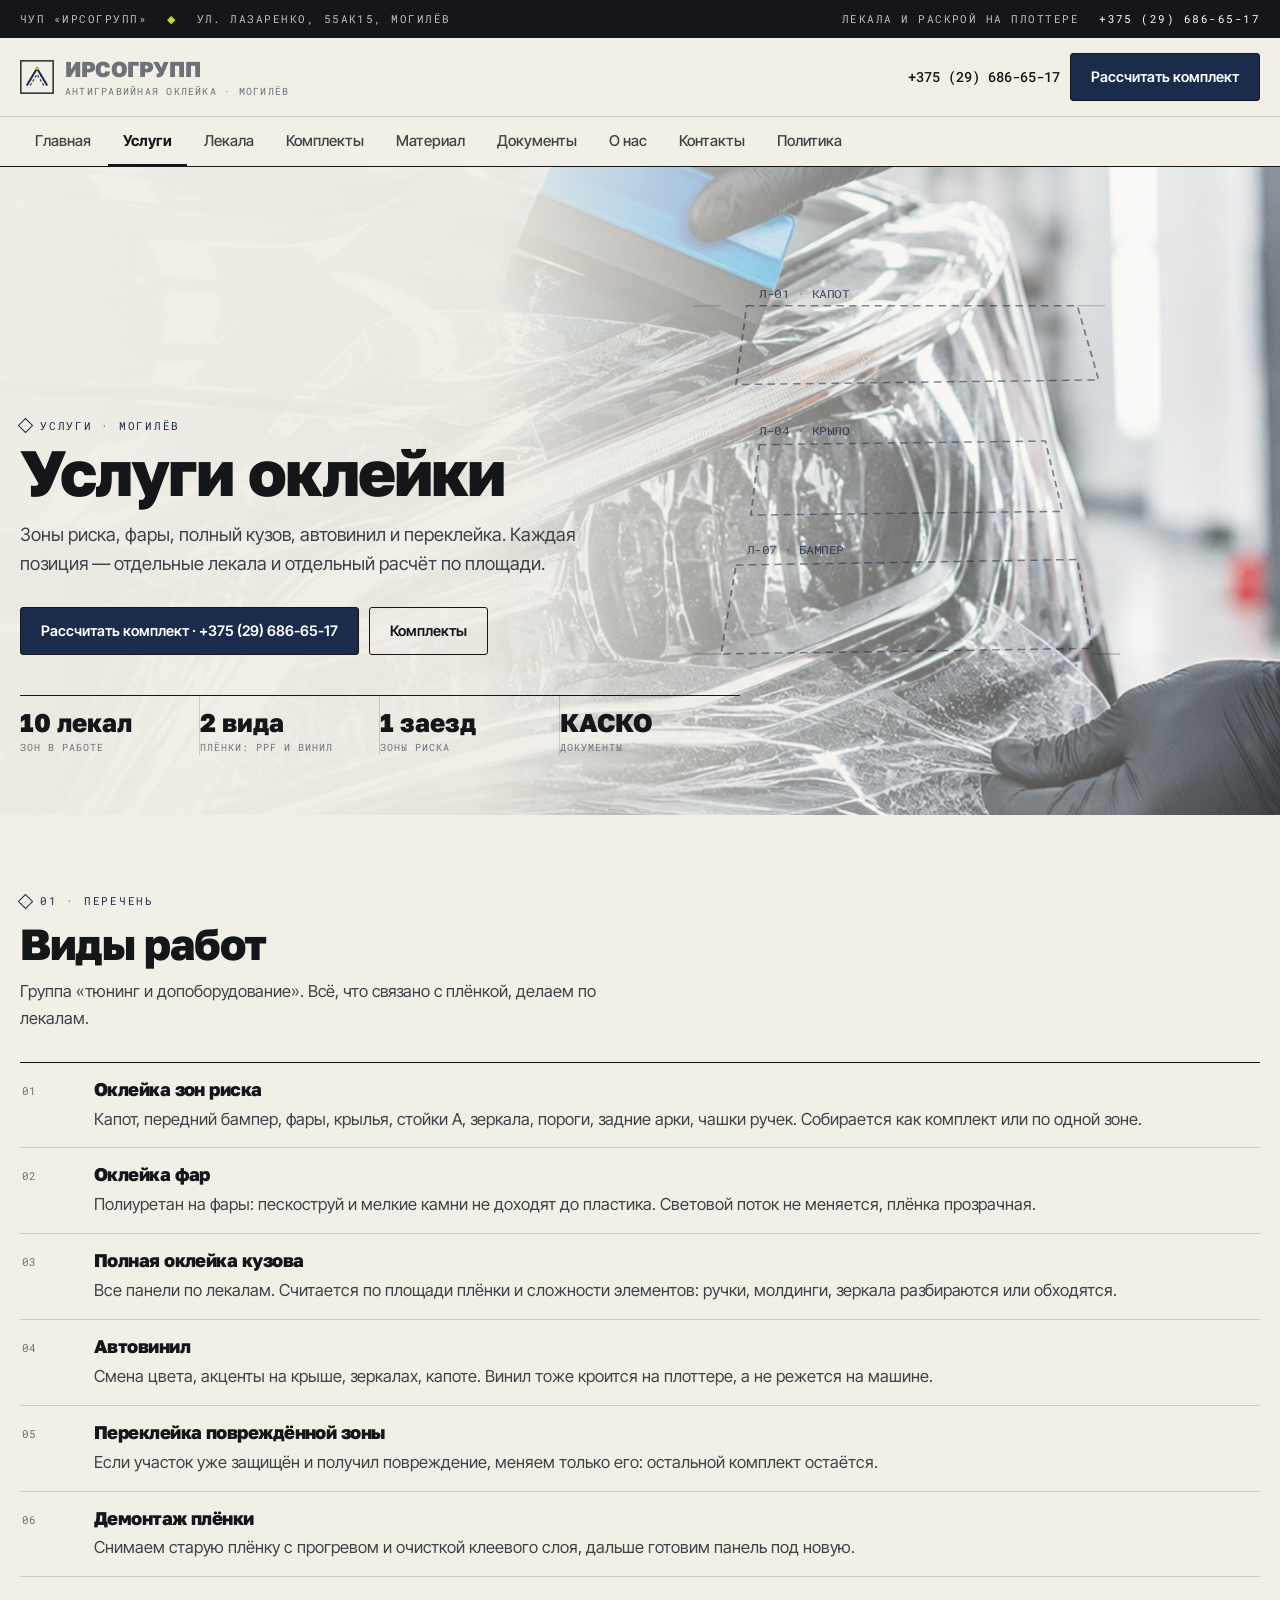
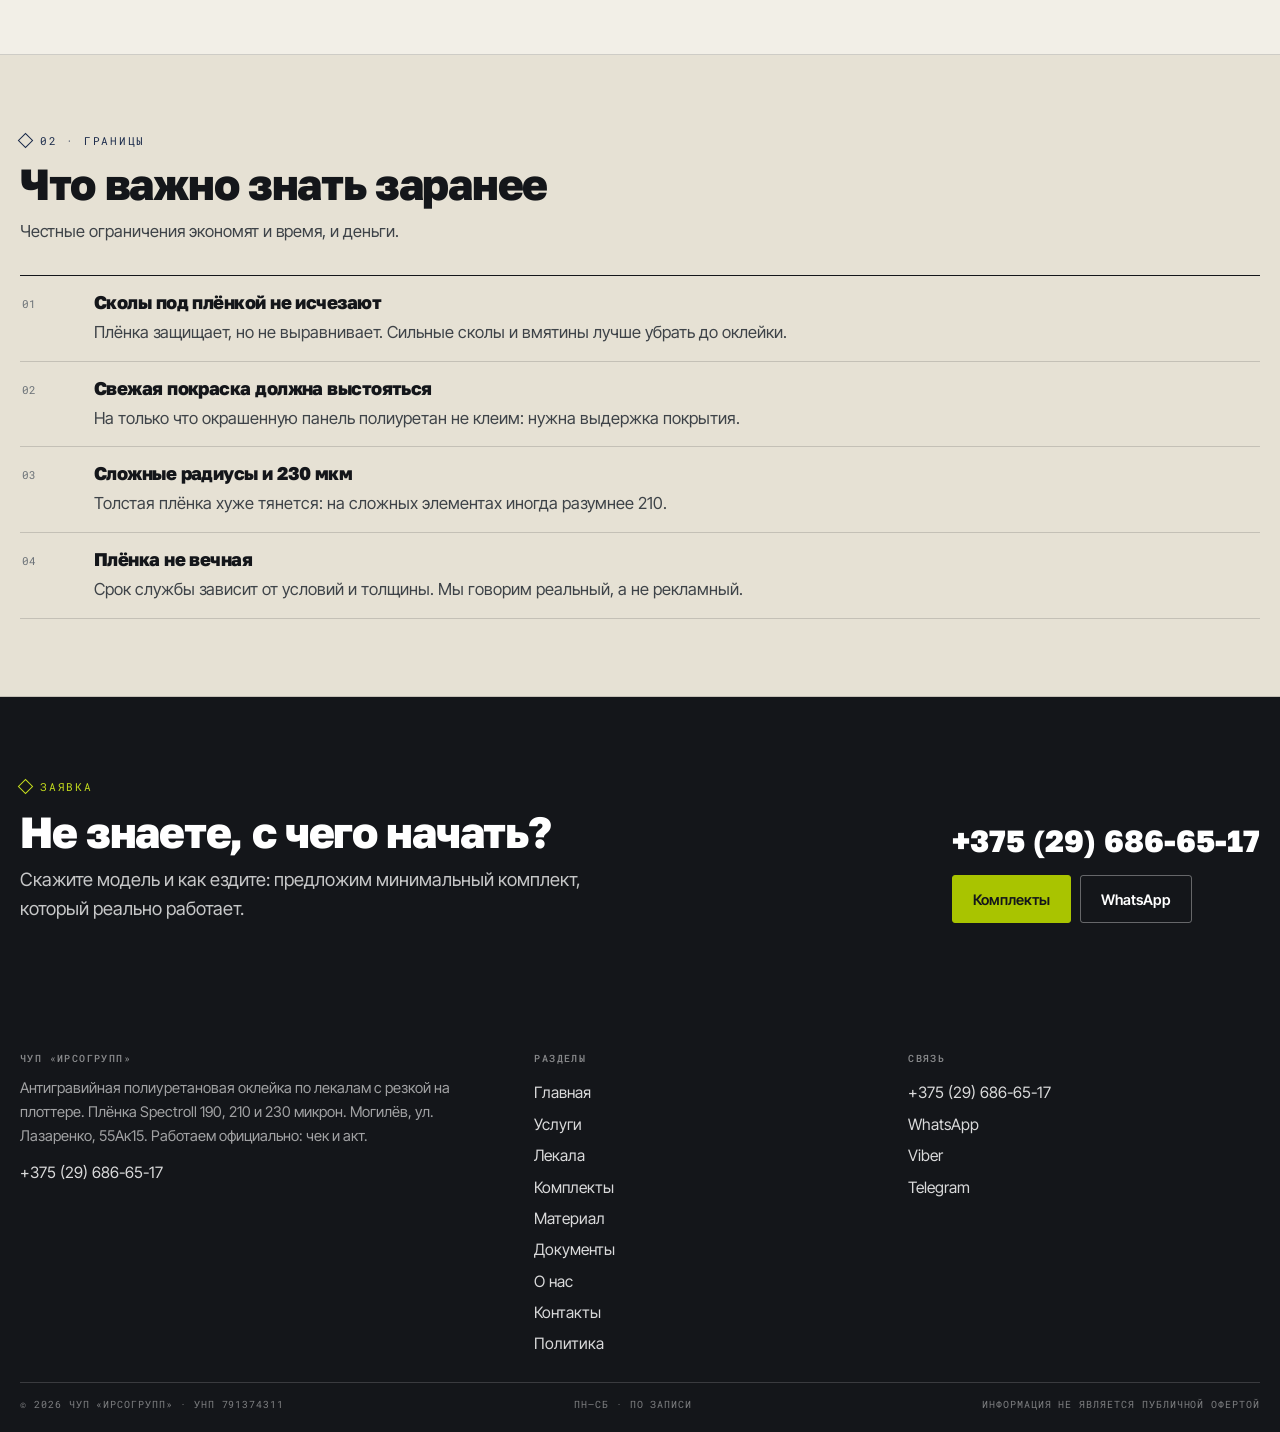
<file: uslugi.html>
<!doctype html><html lang="ru"><head><meta charset="utf-8"><meta name="viewport" content="width=device-width, initial-scale=1"><title>Услуги: оклейка зон риска, фар, полная оклейка, автовинил — Могилёв</title><meta name="description" content="Оклейка авто полиуретановой плёнкой по лекалам: зоны риска, фары, полный кузов, автовинил, переклейка. +375 (29) 686-65-17"><meta property="og:type" content="website"><meta property="og:title" content="Услуги: оклейка зон риска, фар, полная оклейка, автовинил — Могилёв"><meta property="og:description" content="Оклейка авто полиуретановой плёнкой по лекалам: зоны риска, фары, полный кузов, автовинил, переклейка. +375 (29) 686-65-17"><meta property="og:locale" content="ru_BY"><style>
:root{--paper:#F2EFE7;--paper2:#E6E1D4;--card:#FBF9F4;--ink:#14161A;--ink2:#3E4348;--muted:#6C7278;
--line:#14161A;--hair:rgba(20,22,26,.16);--navy:#1B2B4B;--navy2:#2A4272;--lime:#A9C400;--lime2:#C4DC1E;
--f-d:'Golos Text',system-ui,sans-serif;--f-t:'Inter Tight',system-ui,sans-serif;--f-m:'Roboto Mono',monospace}
*{box-sizing:border-box}
html{-webkit-text-size-adjust:100%;font-size:18px;overflow-x:clip;background:var(--paper)}
body{margin:0;background:var(--paper);color:var(--ink);font-family:var(--f-t);font-size:16.5px;line-height:1.62;
-webkit-font-smoothing:antialiased;overflow-x:hidden}
img{max-width:100%;display:block}a{color:inherit;text-decoration:none}p{margin:0}
h1,h2,h3{font-family:var(--f-d);font-weight:800;margin:0;letter-spacing:-.03em;line-height:1.02;overflow-wrap:break-word}
h1{font-size:clamp(2.2rem,5vw,4.1rem)}h2{font-size:clamp(1.8rem,3.4vw,3rem)}h3{font-size:clamp(1.02rem,1.4vw,1.18rem);line-height:1.25}
.wrap{width:min(1240px,100% - 40px);margin-inline:auto}
.mono{font-family:var(--f-m);font-size:11px;letter-spacing:.16em;text-transform:uppercase;color:var(--muted)}
.topbar{background:var(--ink);color:rgba(255,255,255,.72);font-family:var(--f-m);font-size:10.5px;letter-spacing:.14em;text-transform:uppercase}
.hdr{position:sticky;top:0;z-index:60;background:var(--paper);border-bottom:1px solid var(--line)}
.logo b{font-family:var(--f-d);font-weight:800;font-size:1.2rem;letter-spacing:-.02em}
.btn{display:inline-flex;align-items:center;gap:8px;min-height:48px;padding:0 20px;border:1px solid var(--line);
background:var(--navy);color:#fff;font-weight:600;font-size:14.5px;border-radius:3px;cursor:pointer}
.btn--line{background:transparent;color:var(--ink)}
.hero{position:relative;min-height:clamp(520px,72vh,700px);overflow:hidden;display:flex;align-items:flex-end;background:#DED9CC}
.hero::after{content:"";position:absolute;inset:0;background:linear-gradient(92deg,rgba(242,239,231,.98) 0%,rgba(242,239,231,.95) 38%,rgba(242,239,231,.55) 62%,rgba(242,239,231,.18) 100%)}
.hero__in{position:relative;z-index:3;padding-block:clamp(30px,5vw,60px);width:100%}
.hero h1{max-width:17ch}
@media (max-width:900px){.topbar{display:none}.hero::after{background:linear-gradient(180deg,rgba(242,239,231,.97) 0%,rgba(242,239,231,.92) 55%,rgba(242,239,231,.55) 100%)}}
</style><link rel="stylesheet" href="assets/css/site.v1.css"><link rel="icon" href="assets/img/favicon.svg" type="image/svg+xml"><link rel="preconnect" href="https://fonts.googleapis.com"><link rel="preconnect" href="https://fonts.gstatic.com" crossorigin><link href="https://fonts.googleapis.com/css2?family=Golos+Text:wght@400;500;600;700;800&family=Inter+Tight:wght@400;500;600&family=Roboto+Mono:wght@400;500&display=swap" rel="stylesheet"></head><body><div class="topbar"><div class="wrap topbar__in"><span>ЧУП «ИрсоГрупп»</span><span class="dot">◆</span><span>ул. Лазаренко, 55Ак15, Могилёв</span><span class="topbar__sp"></span><span>Лекала и раскрой на плоттере</span><a href="tel:+375296866517">+375 (29) 686-65-17</a></div></div><header class="hdr"><div class="wrap hdr__in"><a class="logo" href="index.html"><svg class="logo__m" viewBox="0 0 40 40" aria-hidden="true"><rect x="1" y="1" width="38" height="38" fill="none" stroke="#14161A" stroke-width="1.6"/><path d="M8 30 L20 10 L32 30" fill="none" stroke="#1B2B4B" stroke-width="2.4"/><path d="M12 30 L20 17 L28 30" fill="none" stroke="#14161A" stroke-width="1.2" stroke-dasharray="3 2.5"/><circle cx="20" cy="10" r="2" fill="#A9C400"/></svg><span><b>ИрсоГрупп</b><span>антигравийная оклейка · Могилёв</span></span></a><span class="hdr__sp"></span><div class="hdr__act"><a class="hdr__tel" href="tel:+375296866517">+375 (29) 686-65-17</a><a class="btn" href="kontakty.html#zayavka">Рассчитать комплект</a><button class="burger" id="burger" aria-label="Меню" aria-expanded="false"><span></span><span></span><span></span></button></div></div><div class="strip"><div class="wrap"><nav class="strip__in" aria-label="Страницы сайта"><a href="index.html">Главная</a><a href="uslugi.html" aria-current="page">Услуги</a><a href="lecala.html">Лекала</a><a href="komplekty.html">Комплекты</a><a href="material.html">Материал</a><a href="kasko.html">Документы</a><a href="o-kompanii.html">О нас</a><a href="kontakty.html">Контакты</a><a href="politika.html">Политика</a></nav></div></div></header><main><section class="hero"><div class="hero__bg"><img src="assets/img/fary.jpg" alt="ЧУП «ИрсоГрупп»: антигравийная оклейка автомобиля, Могилёв"></div><div class="hero__pat"><svg viewBox="0 0 1200 700" preserveAspectRatio="none" aria-hidden="true"><g stroke="#1B2B4B" stroke-width="1.6" stroke-dasharray="7 5" fill="none" opacity=".55"><path d="M700 150 L1010 150 L1030 230 L690 235 Z"/><path d="M712 300 L980 296 L996 372 L704 376 Z"/><path d="M690 430 L1010 424 L1024 520 L676 526 Z"/></g><g font-family="Roboto Mono, monospace" font-size="12" fill="#1B2B4B" opacity=".8"><text x="712" y="142">Л-01 · КАПОТ</text><text x="712" y="290">Л-04 · КРЫЛО</text><text x="700" y="418">Л-07 · БАМПЕР</text></g><g stroke="#14161A" stroke-width="1" opacity=".35"><path d="M676 150 h-26 M676 526 h-26 M1010 150 h26 M1024 526 h26"/></g></svg></div><div class="hero__in"><div class="wrap"><span class="kick">Услуги · Могилёв</span><h1>Услуги оклейки</h1><p class="lead hero__lead">Зоны риска, фары, полный кузов, автовинил и переклейка. Каждая позиция — отдельные лекала и отдельный расчёт по площади.</p><div class="hero__cta"><a class="btn" href="tel:+375296866517">Рассчитать комплект · +375 (29) 686-65-17</a><a class="btn btn--line" href="komplekty.html">Комплекты</a></div><div class="hero__figs"><div><b>10 лекал</b><span>зон в работе</span></div><div><b>2 вида</b><span>плёнки: PPF и винил</span></div><div><b>1 заезд</b><span>зоны риска</span></div><div><b>КАСКО</b><span>документы</span></div></div></div></div></section><section class="band "><div class="wrap"><div><div class="sect__head"><span class="kick">01 · перечень</span><h2>Виды работ</h2><p>Группа «тюнинг и допоборудование». Всё, что связано с плёнкой, делаем по лекалам.</p></div><div class="rows"><div class="row"><div class="row__n">01</div><div><h3>Оклейка зон риска</h3><p>Капот, передний бампер, фары, крылья, стойки A, зеркала, пороги, задние арки, чашки ручек. Собирается как комплект или по одной зоне.</p></div></div><div class="row"><div class="row__n">02</div><div><h3>Оклейка фар</h3><p>Полиуретан на фары: пескоструй и мелкие камни не доходят до пластика. Световой поток не меняется, плёнка прозрачная.</p></div></div><div class="row"><div class="row__n">03</div><div><h3>Полная оклейка кузова</h3><p>Все панели по лекалам. Считается по площади плёнки и сложности элементов: ручки, молдинги, зеркала разбираются или обходятся.</p></div></div><div class="row"><div class="row__n">04</div><div><h3>Автовинил</h3><p>Смена цвета, акценты на крыше, зеркалах, капоте. Винил тоже кроится на плоттере, а не режется на машине.</p></div></div><div class="row"><div class="row__n">05</div><div><h3>Переклейка повреждённой зоны</h3><p>Если участок уже защищён и получил повреждение, меняем только его: остальной комплект остаётся.</p></div></div><div class="row"><div class="row__n">06</div><div><h3>Демонтаж плёнки</h3><p>Снимаем старую плёнку с прогревом и очисткой клеевого слоя, дальше готовим панель под новую.</p></div></div></div></div></div></section><section class="band band--alt"><div class="wrap"><div><div class="sect__head"><span class="kick">02 · границы</span><h2>Что важно знать заранее</h2><p>Честные ограничения экономят и время, и деньги.</p></div><div class="rows"><div class="row"><div class="row__n">01</div><div><h3>Сколы под плёнкой не исчезают</h3><p>Плёнка защищает, но не выравнивает. Сильные сколы и вмятины лучше убрать до оклейки.</p></div></div><div class="row"><div class="row__n">02</div><div><h3>Свежая покраска должна выстояться</h3><p>На только что окрашенную панель полиуретан не клеим: нужна выдержка покрытия.</p></div></div><div class="row"><div class="row__n">03</div><div><h3>Сложные радиусы и 230 мкм</h3><p>Толстая плёнка хуже тянется: на сложных элементах иногда разумнее 210.</p></div></div><div class="row"><div class="row__n">04</div><div><h3>Плёнка не вечная</h3><p>Срок службы зависит от условий и толщины. Мы говорим реальный, а не рекламный.</p></div></div></div></div></div></section><section class="band band--ink"><div class="wrap"><div class="cta"><div><span class="kick">заявка</span><h2 style="margin-top:10px">Не знаете, с чего начать?</h2><p class="lead" style="margin-top:10px">Скажите модель и как ездите: предложим минимальный комплект, который реально работает.</p></div><div><a class="cta__tel" href="tel:+375296866517">+375 (29) 686-65-17</a><div class="cta__b"><a class="btn" href="komplekty.html">Комплекты</a><a class="btn btn--line" href="https://wa.me/375296866517">WhatsApp</a></div></div></div></div></section></main><footer class="foot"><div class="wrap"><div class="foot__in"><div><h4>ЧУП «ИрсоГрупп»</h4><p>Антигравийная полиуретановая оклейка по лекалам с резкой на плоттере. Плёнка Spectroll 190, 210 и 230 микрон. Могилёв, ул. Лазаренко, 55Ак15. Работаем официально: чек и акт.</p><p style="margin-top:8px"><a href="tel:+375296866517">+375 (29) 686-65-17</a></p></div><div><h4>Разделы</h4><a href="index.html">Главная</a><a href="uslugi.html">Услуги</a><a href="lecala.html">Лекала</a><a href="komplekty.html">Комплекты</a><a href="material.html">Материал</a><a href="kasko.html">Документы</a><a href="o-kompanii.html">О нас</a><a href="kontakty.html">Контакты</a><a href="politika.html">Политика</a></div><div><h4>Связь</h4><a href="tel:+375296866517">+375 (29) 686-65-17</a><a href="https://wa.me/375296866517">WhatsApp</a><a href="viber://chat?number=%2B375296866517">Viber</a><a href="https://t.me/+375296866517">Telegram</a></div></div><div class="foot__low"><span>© 2026 ЧУП «ИрсоГрупп» · УНП 791374311</span><span>Пн–Сб · по записи</span><span>Информация не является публичной офертой</span></div></div></footer><div class="fbar"><a href="tel:+375296866517">Позвонить</a><a href="https://wa.me/375296866517">WhatsApp</a><a href="viber://chat?number=%2B375296866517">Viber</a><a href="https://t.me/+375296866517">Telegram</a></div><div class="drawer" id="drawer" aria-hidden="true" role="dialog" aria-label="Меню"><div class="drawer__top"><span class="mono">Меню</span><button class="drawer__close" id="drawerClose" aria-label="Закрыть">✕</button></div><nav><a href="index.html">Главная</a><a href="uslugi.html" aria-current="page">Услуги</a><a href="lecala.html">Лекала</a><a href="komplekty.html">Комплекты</a><a href="material.html">Материал</a><a href="kasko.html">Документы</a><a href="o-kompanii.html">О нас</a><a href="kontakty.html">Контакты</a><a href="politika.html">Политика</a><a href="politika.html">Политика</a></nav><div class="drawer__foot"><a class="btn btn--lime" href="tel:+375296866517">+375 (29) 686-65-17</a><a class="btn btn--line" href="https://wa.me/375296866517">WhatsApp</a></div></div><script src="assets/js/main.v1.js"></script></body></html>
</file>
<file: assets/css/site.v1.css>
:root{--paper:#F2EFE7;--paper2:#E6E1D4;--card:#FBF9F4;--ink:#14161A;--ink2:#3E4348;--muted:#6C7278;
--line:#14161A;--hair:rgba(20,22,26,.16);--navy:#1B2B4B;--navy2:#2A4272;--lime:#A9C400;--lime2:#C4DC1E;
--f-d:'Golos Text',system-ui,sans-serif;--f-t:'Inter Tight',system-ui,sans-serif;--f-m:'Roboto Mono',monospace}
*{box-sizing:border-box}
html{-webkit-text-size-adjust:100%;font-size:18px;overflow-x:clip;background:var(--paper)}
body{margin:0;background:var(--paper);color:var(--ink);font-family:var(--f-t);font-size:16.5px;line-height:1.62;
-webkit-font-smoothing:antialiased;overflow-x:hidden}
img{max-width:100%;display:block}a{color:inherit;text-decoration:none}p{margin:0}
h1,h2,h3{font-family:var(--f-d);font-weight:800;margin:0;letter-spacing:-.03em;line-height:1.02;overflow-wrap:break-word}
h1{font-size:clamp(2.2rem,5vw,4.1rem)}h2{font-size:clamp(1.8rem,3.4vw,3rem)}h3{font-size:clamp(1.02rem,1.4vw,1.18rem);line-height:1.25}
.wrap{width:min(1240px,100% - 40px);margin-inline:auto}
.mono{font-family:var(--f-m);font-size:11px;letter-spacing:.16em;text-transform:uppercase;color:var(--muted)}
.topbar{background:var(--ink);color:rgba(255,255,255,.72);font-family:var(--f-m);font-size:10.5px;letter-spacing:.14em;text-transform:uppercase}
.hdr{position:sticky;top:0;z-index:60;background:var(--paper);border-bottom:1px solid var(--line)}
.logo b{font-family:var(--f-d);font-weight:800;font-size:1.2rem;letter-spacing:-.02em}
.btn{display:inline-flex;align-items:center;gap:8px;min-height:48px;padding:0 20px;border:1px solid var(--line);
background:var(--navy);color:#fff;font-weight:600;font-size:14.5px;border-radius:3px;cursor:pointer}
.btn--line{background:transparent;color:var(--ink)}
.hero{position:relative;min-height:clamp(520px,72vh,700px);overflow:hidden;display:flex;align-items:flex-end;background:#DED9CC}
.hero::after{content:"";position:absolute;inset:0;background:linear-gradient(92deg,rgba(242,239,231,.98) 0%,rgba(242,239,231,.95) 38%,rgba(242,239,231,.55) 62%,rgba(242,239,231,.18) 100%)}
.hero__in{position:relative;z-index:3;padding-block:clamp(30px,5vw,60px);width:100%}
.hero h1{max-width:17ch}
@media (max-width:900px){.topbar{display:none}.hero::after{background:linear-gradient(180deg,rgba(242,239,231,.97) 0%,rgba(242,239,231,.92) 55%,rgba(242,239,231,.55) 100%)}}

/* ================= ЛЕКАЛА И РАСКРОЙ ================= */
body{background-image:none}
.mono{font-family:var(--f-m);font-size:11px;letter-spacing:.16em;text-transform:uppercase;color:var(--muted)}
.kick{display:inline-flex;align-items:center;gap:9px;font-family:var(--f-m);font-size:11px;
letter-spacing:.16em;text-transform:uppercase;color:var(--navy)}
.kick::before{content:"";width:9px;height:9px;border:1.5px solid var(--navy);transform:rotate(45deg);flex:none}
.lead{font-size:clamp(1.02rem,1.15vw,1.12rem);line-height:1.6;color:var(--ink2);max-width:56ch}
.note{font-size:.82rem;color:var(--muted)}
/* перфорация листа лекал */
.sheet{position:relative;background:var(--card);border:1px solid var(--hair)}
.sheet::before,.sheet::after{content:"";position:absolute;top:0;bottom:0;width:7px;
background-image:radial-gradient(circle at 50% 50%,var(--paper) 2px,transparent 2.2px);
background-size:7px 14px;background-repeat:repeat-y;opacity:.9}
.sheet::before{left:-1px}.sheet::after{right:-1px}
/* верхняя полоса */
.topbar__in{display:flex;align-items:center;gap:20px;min-height:38px;min-width:0}
.topbar a{color:#fff}.topbar__sp{flex:1}
.topbar .dot{color:var(--lime2)}
/* шапка */
.hdr__in{display:flex;align-items:center;gap:16px;min-height:78px;min-width:0}
.logo{display:flex;align-items:center;gap:11px;min-width:0}
.logo__m{width:34px;height:34px;flex:none}
.logo b{display:block;line-height:1.05}
.logo span{display:block;font-family:var(--f-m);font-size:9.5px;letter-spacing:.13em;text-transform:uppercase;color:var(--muted);margin-top:3px}
.hdr__sp{flex:1}
.hdr__act{display:flex;align-items:center;gap:10px}
.hdr__tel{font-family:var(--f-m);font-size:14px;font-weight:500;white-space:nowrap}
.hdr__tel:hover{color:var(--navy2)}
.btn{transition:background .16s,color .16s,border-color .16s,box-shadow .16s}
.btn:hover{background:var(--navy2)}
.btn--line:hover{background:rgba(20,22,26,.06)}
.btn--lime{background:var(--ink);color:#fff}
.btn--lime:hover{background:var(--navy)}
.burger{display:none;width:46px;height:46px;border:1px solid var(--line);background:transparent;
flex-direction:column;justify-content:center;align-items:center;gap:5px;cursor:pointer;border-radius:3px}
.burger span{display:block;width:20px;height:1.6px;background:var(--ink)}
/* полоса страниц */
.strip{border-top:1px solid var(--hair);background:var(--paper)}
.strip__in{display:flex;gap:2px;overflow-x:auto;scrollbar-width:none}
.strip__in::-webkit-scrollbar{display:none}
.strip a{flex:none;padding:12px 15px 11px;font-size:15px;font-weight:500;color:var(--ink2);
border-bottom:2px solid transparent;white-space:nowrap}
.strip a:hover{background:rgba(20,22,26,.05);color:var(--ink)}
.strip a[aria-current]{border-bottom-color:var(--ink);font-weight:700;color:var(--ink)}
/* герой */
.hero__bg{position:absolute;inset:0;z-index:0}
.hero__bg img{width:100%;height:100%;object-fit:cover;object-position:72% 50%}
.hero__pat{position:absolute;inset:0;z-index:2;pointer-events:none}
.hero__pat svg{width:100%;height:100%}
.hero__in{padding-top:clamp(26px,4vw,46px)}
.hero h1 em{font-style:normal;box-shadow:inset 0 -0.22em 0 var(--lime)}
.hero__lead{margin-top:16px}
.hero__cta{display:flex;flex-wrap:wrap;gap:10px;margin-top:clamp(18px,2.6vw,28px)}
.hero__figs{display:grid;grid-template-columns:repeat(4,minmax(0,1fr));gap:0;margin-top:clamp(24px,3.4vw,40px);
border-top:1px solid var(--line);max-width:720px}
.hero__figs div{padding:14px 16px 0 0;border-right:1px solid var(--hair)}
.hero__figs div:last-child{border-right:0}
.hero__figs b{display:block;font-family:var(--f-d);font-weight:800;font-size:clamp(1.2rem,2vw,1.65rem);line-height:1}
.hero__figs span{display:block;font-family:var(--f-m);font-size:10px;letter-spacing:.1em;text-transform:uppercase;
color:var(--muted);margin-top:6px;line-height:1.4}
/* секции */
.band{padding:clamp(46px,6vw,86px) 0;border-bottom:1px solid var(--hair)}
.band--alt{background:var(--paper2)}
.band--ink{background:var(--ink);color:#fff;border-bottom:0}
.band--ink h2,.band--ink h3{color:#fff}.band--ink p,.band--ink .lead{color:rgba(255,255,255,.76)}
.band--ink .kick{color:var(--lime2)}.band--ink .kick::before{border-color:var(--lime2)}
.band--ink .mono{color:rgba(255,255,255,.55)}
.band--navy{background:var(--navy);color:#fff;border-bottom:0}
.band--navy h2,.band--navy h3{color:#fff}.band--navy p,.band--navy .lead{color:rgba(255,255,255,.8)}
.band--navy .kick{color:var(--lime2)}.band--navy .kick::before{border-color:var(--lime2)}
.sect{display:grid;grid-template-columns:minmax(0,.42fr) minmax(0,1fr);gap:clamp(18px,3vw,44px);align-items:start}
.sect__side{position:sticky;top:128px;display:flex;flex-direction:column;gap:10px;
border-left:1px solid var(--line);padding-left:14px}
.sect__side .mono{color:var(--navy);font-size:10.5px;line-height:1.7}
.sect__head{display:flex;flex-direction:column;gap:12px;margin-bottom:clamp(18px,2.4vw,30px)}
.sect__head p{max-width:58ch;color:var(--ink2)}
/* строки-реестр */
.rows{border-top:1px solid var(--line)}
.row{display:grid;grid-template-columns:56px minmax(0,1fr);gap:16px;padding:15px 2px;border-bottom:1px solid var(--hair)}
.row:hover{background:rgba(20,22,26,.035)}
.row__n{font-family:var(--f-m);font-size:11px;color:var(--muted);padding-top:4px}
.row h3{margin-bottom:5px}.row p{font-size:.92rem;color:var(--ink2)}
/* карточки */
.cards{display:grid;grid-template-columns:repeat(3,minmax(0,1fr));gap:clamp(12px,1.4vw,18px)}
.cards--2{grid-template-columns:repeat(2,minmax(0,1fr))}
.card{background:var(--card);border:1px solid var(--hair);padding:clamp(15px,1.8vw,22px);
display:flex;flex-direction:column;gap:8px;position:relative}
.card:hover{border-color:rgba(20,22,26,.4)}
.card p{font-size:.9rem;color:var(--ink2)}
.card__code{position:absolute;top:10px;right:12px;font-family:var(--f-m);font-size:10px;
letter-spacing:.1em;color:var(--muted)}
.im{border:1px solid var(--hair);overflow:hidden;background:var(--paper2)}
.im img{width:100%;height:100%;aspect-ratio:4/3;object-fit:cover}
/* сравнение лекало / нож */
.vs{display:grid;grid-template-columns:repeat(2,minmax(0,1fr));gap:clamp(12px,1.6vw,20px)}
.vs__col{border:1px solid var(--hair);padding:clamp(14px,1.8vw,22px);background:var(--card)}
.vs__col--bad{background:var(--paper2);border-style:dashed}
.vs__col h3{display:flex;align-items:center;gap:9px;margin-bottom:10px}
.vs__tag{font-family:var(--f-m);font-size:9.5px;letter-spacing:.12em;text-transform:uppercase;
padding:3px 7px;border:1px solid currentColor;color:var(--muted)}
.vs__col--good .vs__tag{color:var(--navy);border-color:var(--navy)}
.vs ul{margin:0;padding:0;list-style:none;display:flex;flex-direction:column;gap:8px}
.vs li{display:grid;grid-template-columns:18px minmax(0,1fr);gap:8px;font-size:.9rem;color:var(--ink2)}
.vs li::before{content:"";width:9px;height:9px;margin-top:6px;border:1.5px solid var(--navy);transform:rotate(45deg)}
.vs__col--bad li::before{border-color:var(--muted)}
/* раскрой */
.cut{display:grid;grid-template-columns:minmax(0,340px) minmax(0,1fr);gap:clamp(16px,2.4vw,30px);align-items:start}
.cut__form{display:flex;flex-direction:column;gap:14px}
.field label{display:block;font-family:var(--f-m);font-size:10px;letter-spacing:.12em;text-transform:uppercase;
color:var(--muted);margin-bottom:6px}
.field select,.field>input{width:100%;min-width:0;height:44px;border:1px solid var(--hair);background:var(--card);
color:var(--ink);font-family:var(--f-t);font-size:.92rem;padding:0 10px;border-radius:3px}
.field select:focus,.field>input:focus{outline:2px solid var(--navy);outline-offset:1px}
.zones input,.micron input{width:auto;height:auto}
.zones{display:grid;grid-template-columns:repeat(2,minmax(0,1fr));gap:7px}
.zones label{display:flex;align-items:flex-start;gap:8px;padding:8px 9px;border:1px solid var(--hair);
background:var(--card);font-size:.83rem;line-height:1.25;cursor:pointer;border-radius:3px}
.zones label:hover{border-color:rgba(20,22,26,.45)}
.zones input{accent-color:var(--navy);margin-top:2px;flex:none}
.zones label:has(input:checked){background:#EDF2DC;border-color:var(--navy)}
.micron{display:grid;grid-template-columns:repeat(3,minmax(0,1fr));gap:7px}
.micron label{border:1px solid var(--hair);background:var(--card);padding:9px 8px;text-align:center;
cursor:pointer;font-family:var(--f-m);font-size:11px;letter-spacing:.04em}
.micron label b{display:block;font-size:13px;font-family:var(--f-t);font-weight:600;letter-spacing:0}
.micron label:has(input:checked){background:var(--nayv,#1B2B4B);background:var(--navy);color:#fff;border-color:var(--navy)}
.micron input{position:absolute;opacity:0;pointer-events:none}
.micron small{display:block;font-size:9.5px;letter-spacing:.06em;opacity:.7;margin-top:3px}
.cut__view{background:var(--card);border:1px solid var(--hair);padding:clamp(12px,1.6vw,18px);position:relative}
.cut__view svg{width:100%;height:auto;display:block}
.cut__sum{display:grid;grid-template-columns:repeat(3,minmax(0,1fr));gap:12px;margin-top:14px;
border-top:1px solid var(--line);padding-top:12px}
.cut__sum div b{display:block;font-family:var(--f-d);font-weight:800;font-size:clamp(1.1rem,1.8vw,1.5rem);line-height:1}
.cut__sum div span{display:block;font-family:var(--f-m);font-size:9.5px;letter-spacing:.1em;text-transform:uppercase;
color:var(--muted);margin-top:5px;line-height:1.35}
.cut__msg{margin-top:12px;font-size:.82rem;color:var(--ink2);min-height:2.4em}
.cut .btn{width:100%}
/* комплекты */
.packs{display:grid;grid-template-columns:repeat(3,minmax(0,1fr));gap:clamp(12px,1.4vw,18px)}
.pack{background:var(--card);border:1px solid var(--line);padding:clamp(16px,2vw,24px);
display:flex;flex-direction:column;gap:10px}
.pack__n{font-family:var(--f-m);font-size:10px;letter-spacing:.14em;text-transform:uppercase;color:var(--navy)}
.pack b{font-family:var(--f-d);font-weight:800;font-size:clamp(1.15rem,1.7vw,1.4rem);line-height:1.1}
.pack ul{margin:0;padding:0;list-style:none;display:flex;flex-direction:column;gap:6px;font-size:.87rem;color:var(--ink2)}
.pack li{display:grid;grid-template-columns:14px minmax(0,1fr);gap:6px}
.pack li::before{content:"";width:7px;height:7px;margin-top:7px;background:var(--navy);flex:none}
.pack__foot{margin-top:auto;padding-top:10px;border-top:1px solid var(--hair);font-family:var(--f-m);
font-size:10px;letter-spacing:.08em;text-transform:uppercase;color:var(--muted)}
/* таблица материала */
.spec{width:100%;border-collapse:collapse;font-size:.9rem}
.spec th,.spec td{text-align:left;padding:11px 10px;border-bottom:1px solid var(--hair);vertical-align:top}
.spec th{font-family:var(--f-m);font-size:9.5px;letter-spacing:.12em;text-transform:uppercase;color:var(--muted);
border-bottom:1px solid var(--line);font-weight:500}
.spec td b{font-family:var(--f-m);font-weight:500}
.spec tr:hover td{background:rgba(20,22,26,.03)}
/* марки */
.brands{display:flex;flex-wrap:wrap;gap:6px}
.brands span{font-family:var(--f-m);font-size:11px;letter-spacing:.04em;padding:6px 9px;
border:1px solid var(--hair);background:var(--card);color:var(--ink2)}
/* шаги */
.steps{border-top:1px solid var(--line)}
.step{display:grid;grid-template-columns:52px minmax(0,1.1fr) minmax(0,1.5fr);gap:16px;padding:14px 2px;
border-bottom:1px solid var(--hair);align-items:baseline}
.step i{font-style:normal;font-family:var(--f-m);font-size:11px;color:var(--navy)}
.step b{font-weight:600;font-size:.95rem}
.step span{font-size:.9rem;color:var(--ink2)}
/* вопросы */
.faq{border-top:1px solid var(--line)}
.faq details{border-bottom:1px solid var(--hair)}
.faq summary{cursor:pointer;list-style:none;padding:14px 28px 14px 0;position:relative;font-weight:600;font-size:.97rem}
.faq summary::-webkit-details-marker{display:none}
.faq summary::after{content:"+";position:absolute;right:4px;top:12px;font-family:var(--f-m);
font-size:1rem;color:var(--navy)}
.faq details[open] summary::after{content:"–"}
.faq p{padding-bottom:14px;font-size:.91rem;color:var(--ink2);max-width:74ch}
/* CTA */
.cta{display:grid;grid-template-columns:minmax(0,1fr) auto;gap:22px;align-items:end}
.cta__tel{display:block;font-family:var(--f-d);font-weight:800;font-size:clamp(1.2rem,2.4vw,1.7rem);color:#fff;margin-bottom:10px}
.cta__b{display:flex;gap:9px;flex-wrap:wrap}
.cta .btn{background:var(--lime);color:var(--ink);border-color:var(--lime)}
.cta .btn:hover{background:var(--lime2)}
.cta .btn--line{background:transparent;color:#fff;border-color:rgba(255,255,255,.35)}
.cta .btn--line:hover{background:rgba(255,255,255,.1)}
/* форма */
.form{display:grid;grid-template-columns:repeat(2,minmax(0,1fr));gap:10px;margin-top:16px}
.form textarea,.form .btn,.form__note{grid-column:1/-1}
.form__note{font-size:.76rem;color:var(--muted)}
.inp{width:100%;min-width:0;height:46px;padding:0 11px;border:1px solid var(--hair);background:var(--card);
color:var(--ink);font-family:var(--f-t);font-size:.92rem;border-radius:3px}
textarea.inp{height:auto;min-height:86px;padding:10px 11px;resize:vertical}
.inp:focus{outline:2px solid var(--navy);outline-offset:1px}
.ok{display:none;font-size:.8rem;color:var(--navy);margin-top:8px;font-weight:600}
.ok.on{display:block}
/* фото-плашка */
.plate{display:grid;grid-template-columns:minmax(0,1fr);gap:0;border:1px solid var(--hair);background:var(--card)}
.plate img{width:100%;aspect-ratio:16/9;object-fit:cover}
.plate__cap{display:flex;justify-content:space-between;gap:12px;padding:9px 12px;border-top:1px solid var(--hair);
font-family:var(--f-m);font-size:9.5px;letter-spacing:.1em;text-transform:uppercase;color:var(--muted)}
/* подвал */
.foot{background:var(--ink);color:#fff;padding-block:clamp(30px,4vw,52px) 20px}
.foot__in{display:grid;grid-template-columns:minmax(0,1.4fr) minmax(0,1fr) minmax(0,1fr);gap:22px}
.foot h4{font-family:var(--f-m);font-size:10px;letter-spacing:.14em;text-transform:uppercase;
color:rgba(255,255,255,.5);margin:0 0 10px;font-weight:500}
.foot a{display:block;font-size:.87rem;color:rgba(255,255,255,.84);padding:3px 0}
.foot a:hover{color:#fff}
.foot p{color:rgba(255,255,255,.6);font-size:.82rem}
.foot__low{display:flex;flex-wrap:wrap;gap:12px;justify-content:space-between;margin-top:22px;padding-top:14px;
border-top:1px solid rgba(255,255,255,.16);font-family:var(--f-m);font-size:9.5px;letter-spacing:.1em;
text-transform:uppercase;color:rgba(255,255,255,.45)}
.fbar{display:none;position:fixed;left:0;right:0;bottom:0;z-index:80;background:var(--card);
border-top:1px solid var(--line);grid-template-columns:repeat(4,1fr);padding-bottom:env(safe-area-inset-bottom)}
.fbar a{display:flex;align-items:center;justify-content:center;min-height:56px;font-size:12px;font-weight:600;
border-right:1px solid var(--hair);color:var(--ink)}
.fbar a:last-child{border-right:0}
.fbar a:first-child{background:var(--ink);color:#fff}
/* меню */
.drawer{display:none;position:fixed;inset:0;z-index:100;background:var(--paper)}
.drawer.is-open{display:flex;flex-direction:column}
.drawer__top{display:flex;align-items:center;justify-content:space-between;padding:12px 16px;
border-bottom:1px solid var(--line)}
.drawer__close{width:46px;height:46px;border:1px solid var(--line);background:transparent;font-size:1.1rem;cursor:pointer}
.drawer nav{display:flex;flex-direction:column;overflow-y:auto;padding:6px 16px 18px}
.drawer nav a{padding:13px 2px;border-bottom:1px solid var(--hair);font-size:1rem;font-weight:600}
.drawer nav a[aria-current]{color:var(--navy)}
.drawer__foot{margin-top:auto;padding:12px 16px;border-top:1px solid var(--line);display:flex;flex-direction:column;gap:7px}
@media (max-width:1049px){.burger{display:flex}.hdr__act .btn{display:none}
.strip a{font-size:14px;padding:11px 12px 10px}.fbar{display:grid}body{padding-bottom:56px}}
@media (max-width:940px){
.sect{grid-template-columns:minmax(0,1fr)}
.sect__side{position:static;border-left:0;padding-left:0;flex-direction:row;flex-wrap:wrap;gap:6px 14px;
border-bottom:1px solid var(--hair);padding-bottom:10px}
.cards,.cards--2,.packs{grid-template-columns:repeat(2,minmax(0,1fr))}
.cut{grid-template-columns:minmax(0,1fr)}
.vs{grid-template-columns:minmax(0,1fr)}
.cta{grid-template-columns:minmax(0,1fr)}
.foot__in{grid-template-columns:minmax(0,1fr)}
}
@media (max-width:620px){
.cards,.cards--2,.packs,.zones,.form{grid-template-columns:minmax(0,1fr)}
.hero__figs{grid-template-columns:repeat(2,minmax(0,1fr))}
.hero__figs div:nth-child(2){border-right:0}
.hero__figs div{border-bottom:1px solid var(--hair);padding-bottom:12px}
.logo b{font-size:1.02rem}
.step{grid-template-columns:44px minmax(0,1fr)}
.step span{grid-column:2}
}
</file>
